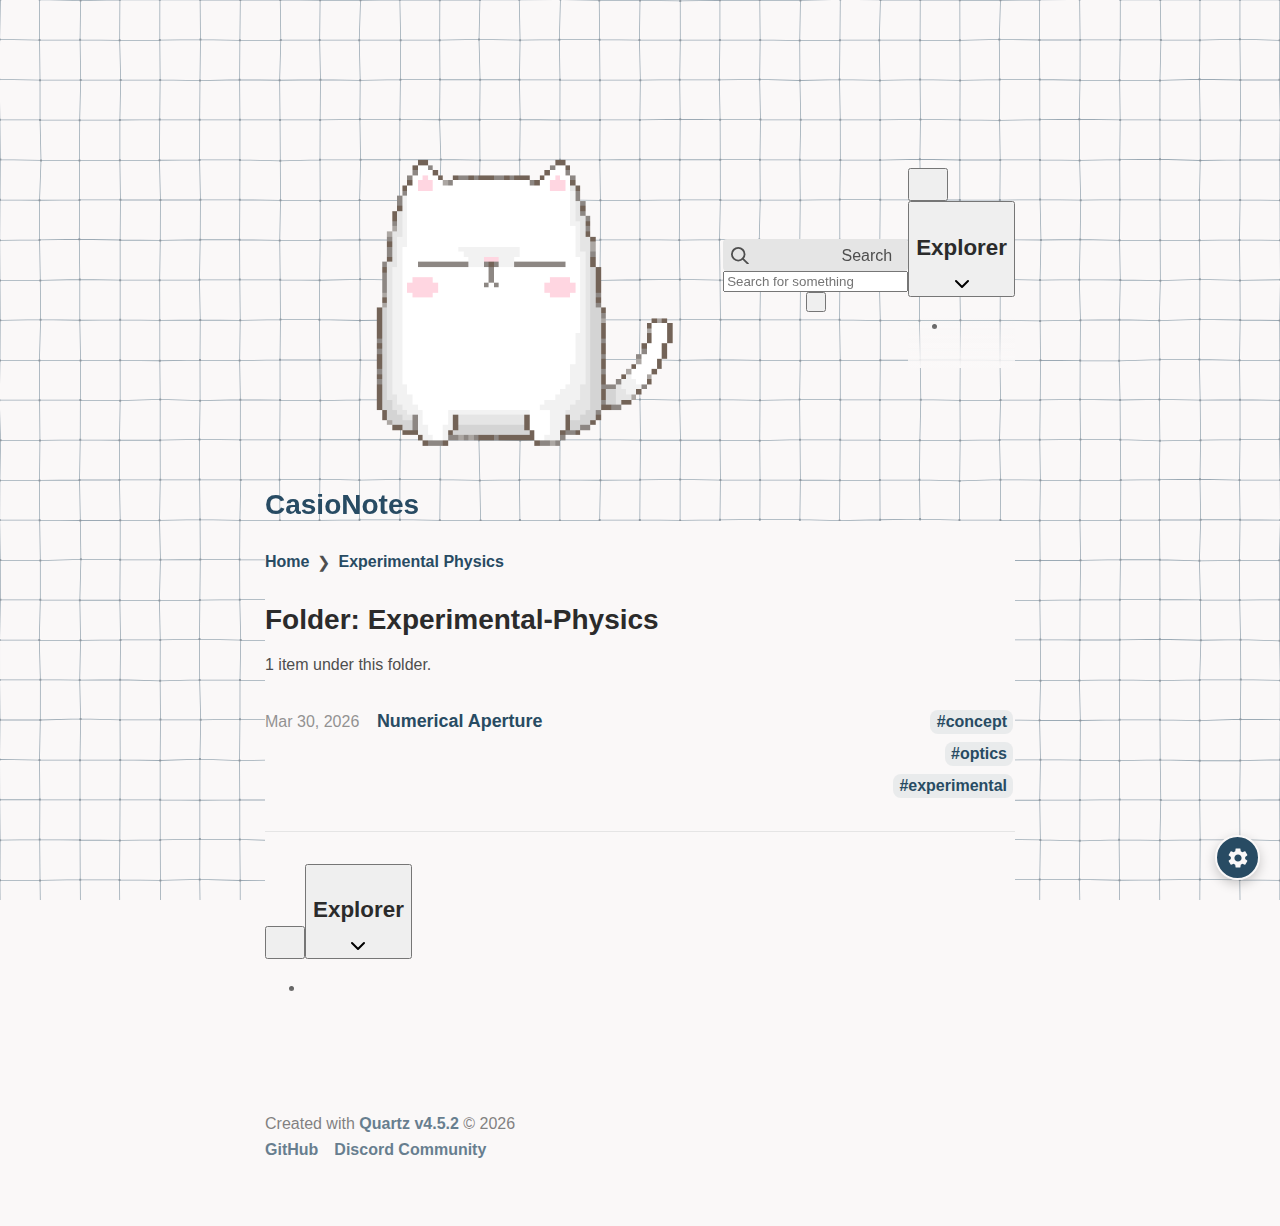
<file: Experimental-Physics/index.html>
<!DOCTYPE html>
<html lang="en" dir="ltr"><head><title>Folder: Experimental-Physics</title><meta charset="utf-8"/><link rel="preconnect" href="https://fonts.googleapis.com"/><link rel="preconnect" href="https://fonts.gstatic.com"/><link rel="stylesheet" href="https://fonts.googleapis.com/css2?family=IM Fell English:wght@400;700&amp;family=Space Grotesk:ital,wght@0,400;0,600;1,400;1,600&amp;family=Space Mono:wght@400;600&amp;display=swap"/><link rel="preconnect" href="https://cdnjs.cloudflare.com" crossorigin="anonymous"/><meta name="viewport" content="width=device-width, initial-scale=1.0"/><meta name="og:site_name" content="CasioNotes"/><meta property="og:title" content="Folder: Experimental-Physics"/><meta property="og:type" content="website"/><meta name="twitter:card" content="summary_large_image"/><meta name="twitter:title" content="Folder: Experimental-Physics"/><meta name="twitter:description" content="No description provided"/><meta property="og:description" content="No description provided"/><meta property="og:image:alt" content="No description provided"/><meta property="og:image" content="https://casiowave.github.io/casio-notes/static/og-image.png"/><meta property="og:image:url" content="https://casiowave.github.io/casio-notes/static/og-image.png"/><meta name="twitter:image" content="https://casiowave.github.io/casio-notes/static/og-image.png"/><meta property="og:image:type" content="image/.png"/><meta property="twitter:domain" content="casiowave.github.io/casio-notes"/><meta property="og:url" content="https://casiowave.github.io/casio-notes/Experimental-Physics/index"/><meta property="twitter:url" content="https://casiowave.github.io/casio-notes/Experimental-Physics/index"/><link rel="icon" href="../static/icon.gif"/><meta name="description" content="No description provided"/><meta name="generator" content="Quartz"/><link href="../index.css" rel="stylesheet" type="text/css" data-persist="true"/><style>.expand-button {
  position: absolute;
  display: flex;
  float: right;
  padding: 0.4rem;
  margin: 0.3rem;
  right: 0;
  color: var(--gray);
  border-color: var(--dark);
  background-color: var(--light);
  border: 1px solid;
  border-radius: 5px;
  opacity: 0;
  transition: 0.2s;
}
.expand-button > svg {
  fill: var(--light);
  filter: contrast(0.3);
}
.expand-button:hover {
  cursor: pointer;
  border-color: var(--secondary);
}
.expand-button:focus {
  outline: 0;
}

pre:hover > .expand-button {
  opacity: 1;
  transition: 0.2s;
}

#mermaid-container {
  position: fixed;
  contain: layout;
  z-index: 999;
  left: 0;
  top: 0;
  width: 100vw;
  height: 100vh;
  overflow: hidden;
  display: none;
  backdrop-filter: blur(4px);
  background: rgba(0, 0, 0, 0.5);
}
#mermaid-container.active {
  display: inline-block;
}
#mermaid-container > #mermaid-space {
  border: 1px solid var(--lightgray);
  background-color: var(--light);
  border-radius: 5px;
  position: fixed;
  top: 50%;
  left: 50%;
  transform: translate(-50%, -50%);
  height: 80vh;
  width: 80vw;
  overflow: hidden;
}
#mermaid-container > #mermaid-space > .mermaid-content {
  position: relative;
  transform-origin: 0 0;
  transition: transform 0.1s ease;
  overflow: visible;
  min-height: 200px;
  min-width: 200px;
}
#mermaid-container > #mermaid-space > .mermaid-content pre {
  margin: 0;
  border: none;
}
#mermaid-container > #mermaid-space > .mermaid-content svg {
  max-width: none;
  height: auto;
}
#mermaid-container > #mermaid-space > .mermaid-controls {
  position: absolute;
  bottom: 20px;
  right: 20px;
  display: flex;
  gap: 8px;
  padding: 8px;
  background: var(--light);
  border: 1px solid var(--lightgray);
  border-radius: 6px;
  box-shadow: 0 2px 4px rgba(0, 0, 0, 0.1);
  z-index: 2;
}
#mermaid-container > #mermaid-space > .mermaid-controls .mermaid-control-button {
  display: flex;
  align-items: center;
  justify-content: center;
  width: 32px;
  height: 32px;
  padding: 0;
  border: 1px solid var(--lightgray);
  background: var(--light);
  color: var(--dark);
  border-radius: 4px;
  cursor: pointer;
  font-size: 16px;
  font-family: var(--bodyFont);
  transition: all 0.2s ease;
}
#mermaid-container > #mermaid-space > .mermaid-controls .mermaid-control-button:hover {
  background: var(--lightgray);
}
#mermaid-container > #mermaid-space > .mermaid-controls .mermaid-control-button:active {
  transform: translateY(1px);
}
#mermaid-container > #mermaid-space > .mermaid-controls .mermaid-control-button:nth-child(2) {
  width: auto;
  padding: 0 12px;
  font-size: 14px;
}
/*# sourceMappingURL=[data-uri] */</style><script src="../prescript.js" type="application/javascript" data-persist="true"></script><script type="application/javascript" data-persist="true">const fetchData = fetch("../static/contentIndex.json").then(data => data.json())</script><link rel="alternate" type="application/rss+xml" title="RSS Feed" href="https://casiowave.github.io/casio-notes/index.xml"/><script src="../static/user_settings.js" defer></script><script src="../static/phonon-lattice.js" defer></script><script src="../static/sidenotes.js" defer></script></head><body data-slug="Experimental-Physics/index"><div id="quartz-root" class="page"><div id="quartz-body"><div class="left sidebar"><h2 class="page-title"><a href=".."><img src="../static/title_icon.gif" class="page-title-icon" alt="Title Icon"/>CasioNotes</a></h2><div class="spacer mobile-only"></div><div class="flex-component" style="flex-direction: row; flex-wrap: nowrap; gap: 1rem;"><div style="flex-grow: 1; flex-shrink: 1; flex-basis: auto; order: 0; align-self: center; justify-self: center;"><div class="search"><button class="search-button"><svg role="img" xmlns="http://www.w3.org/2000/svg" viewBox="0 0 19.9 19.7"><title>Search</title><g class="search-path" fill="none"><path stroke-linecap="square" d="M18.5 18.3l-5.4-5.4"></path><circle cx="8" cy="8" r="7"></circle></g></svg><p>Search</p></button><div class="search-container"><div class="search-space"><input autocomplete="off" class="search-bar" name="search" type="text" aria-label="Search for something" placeholder="Search for something"/><div class="search-layout" data-preview="true"></div></div></div></div></div><div style="flex-grow: 0; flex-shrink: 1; flex-basis: auto; order: 0; align-self: center; justify-self: center;"><button class="darkmode"><svg xmlns="http://www.w3.org/2000/svg" xmlns:xlink="http://www.w3.org/1999/xlink" version="1.1" class="dayIcon" x="0px" y="0px" viewBox="0 0 35 35" style="enable-background:new 0 0 35 35" xml:space="preserve" aria-label="Dark mode"><title>Dark mode</title><path d="M6,17.5C6,16.672,5.328,16,4.5,16h-3C0.672,16,0,16.672,0,17.5    S0.672,19,1.5,19h3C5.328,19,6,18.328,6,17.5z M7.5,26c-0.414,0-0.789,0.168-1.061,0.439l-2,2C4.168,28.711,4,29.086,4,29.5    C4,30.328,4.671,31,5.5,31c0.414,0,0.789-0.168,1.06-0.44l2-2C8.832,28.289,9,27.914,9,27.5C9,26.672,8.329,26,7.5,26z M17.5,6    C18.329,6,19,5.328,19,4.5v-3C19,0.672,18.329,0,17.5,0S16,0.672,16,1.5v3C16,5.328,16.671,6,17.5,6z M27.5,9    c0.414,0,0.789-0.168,1.06-0.439l2-2C30.832,6.289,31,5.914,31,5.5C31,4.672,30.329,4,29.5,4c-0.414,0-0.789,0.168-1.061,0.44    l-2,2C26.168,6.711,26,7.086,26,7.5C26,8.328,26.671,9,27.5,9z M6.439,8.561C6.711,8.832,7.086,9,7.5,9C8.328,9,9,8.328,9,7.5    c0-0.414-0.168-0.789-0.439-1.061l-2-2C6.289,4.168,5.914,4,5.5,4C4.672,4,4,4.672,4,5.5c0,0.414,0.168,0.789,0.439,1.06    L6.439,8.561z M33.5,16h-3c-0.828,0-1.5,0.672-1.5,1.5s0.672,1.5,1.5,1.5h3c0.828,0,1.5-0.672,1.5-1.5S34.328,16,33.5,16z     M28.561,26.439C28.289,26.168,27.914,26,27.5,26c-0.828,0-1.5,0.672-1.5,1.5c0,0.414,0.168,0.789,0.439,1.06l2,2    C28.711,30.832,29.086,31,29.5,31c0.828,0,1.5-0.672,1.5-1.5c0-0.414-0.168-0.789-0.439-1.061L28.561,26.439z M17.5,29    c-0.829,0-1.5,0.672-1.5,1.5v3c0,0.828,0.671,1.5,1.5,1.5s1.5-0.672,1.5-1.5v-3C19,29.672,18.329,29,17.5,29z M17.5,7    C11.71,7,7,11.71,7,17.5S11.71,28,17.5,28S28,23.29,28,17.5S23.29,7,17.5,7z M17.5,25c-4.136,0-7.5-3.364-7.5-7.5    c0-4.136,3.364-7.5,7.5-7.5c4.136,0,7.5,3.364,7.5,7.5C25,21.636,21.636,25,17.5,25z"></path></svg><svg xmlns="http://www.w3.org/2000/svg" xmlns:xlink="http://www.w3.org/1999/xlink" version="1.1" class="nightIcon" x="0px" y="0px" viewBox="0 0 100 100" style="enable-background:new 0 0 100 100" xml:space="preserve" aria-label="Light mode"><title>Light mode</title><path d="M96.76,66.458c-0.853-0.852-2.15-1.064-3.23-0.534c-6.063,2.991-12.858,4.571-19.655,4.571  C62.022,70.495,50.88,65.88,42.5,57.5C29.043,44.043,25.658,23.536,34.076,6.47c0.532-1.08,0.318-2.379-0.534-3.23  c-0.851-0.852-2.15-1.064-3.23-0.534c-4.918,2.427-9.375,5.619-13.246,9.491c-9.447,9.447-14.65,22.008-14.65,35.369  c0,13.36,5.203,25.921,14.65,35.368s22.008,14.65,35.368,14.65c13.361,0,25.921-5.203,35.369-14.65  c3.872-3.871,7.064-8.328,9.491-13.246C97.826,68.608,97.611,67.309,96.76,66.458z"></path></svg></button></div></div><div class="explorer" data-behavior="link" data-collapsed="collapsed" data-savestate="true" data-data-fns="{&quot;order&quot;:[&quot;filter&quot;,&quot;map&quot;,&quot;sort&quot;],&quot;sortFn&quot;:&quot;(a,b)=>!a.isFolder&amp;&amp;!b.isFolder||a.isFolder&amp;&amp;b.isFolder?a.displayName.localeCompare(b.displayName,void 0,{numeric:!0,sensitivity:\&quot;base\&quot;}):!a.isFolder&amp;&amp;b.isFolder?1:-1&quot;,&quot;filterFn&quot;:&quot;node=>node.slugSegment!==\&quot;tags\&quot;&quot;,&quot;mapFn&quot;:&quot;node=>node&quot;}"><button type="button" class="explorer-toggle mobile-explorer hide-until-loaded" data-mobile="true" aria-controls="explorer-2"><svg xmlns="http://www.w3.org/2000/svg" width="24" height="24" viewBox="0 0 24 24" stroke-width="2" stroke-linecap="round" stroke-linejoin="round" class="lucide-menu"><line x1="4" x2="20" y1="12" y2="12"></line><line x1="4" x2="20" y1="6" y2="6"></line><line x1="4" x2="20" y1="18" y2="18"></line></svg></button><button type="button" class="title-button explorer-toggle desktop-explorer" data-mobile="false" aria-expanded="true"><h2>Explorer</h2><svg xmlns="http://www.w3.org/2000/svg" width="14" height="14" viewBox="5 8 14 8" fill="none" stroke="currentColor" stroke-width="2" stroke-linecap="round" stroke-linejoin="round" class="fold"><polyline points="6 9 12 15 18 9"></polyline></svg></button><div id="explorer-2" class="explorer-content" aria-expanded="false" role="group"><ul class="explorer-ul overflow" id="list-4"><li class="overflow-end"></li></ul></div><template id="template-file"><li><a href="#"></a></li></template><template id="template-folder"><li><div class="folder-container"><svg xmlns="http://www.w3.org/2000/svg" width="12" height="12" viewBox="5 8 14 8" fill="none" stroke="currentColor" stroke-width="2" stroke-linecap="round" stroke-linejoin="round" class="folder-icon"><polyline points="6 9 12 15 18 9"></polyline></svg><div><button class="folder-button"><span class="folder-title"></span></button></div></div><div class="folder-outer"><ul class="content"></ul></div></li></template></div></div><div class="center"><div class="page-header"><div class="popover-hint"><nav class="breadcrumb-container" aria-label="breadcrumbs"><div class="breadcrumb-element"><a href="../">Home</a><p> ❯ </p></div><div class="breadcrumb-element"><a href>Experimental Physics</a></div></nav><h1 class="article-title">Folder: Experimental-Physics</h1></div></div><div class="popover-hint"><article class></article><div class="page-listing"><p>1 item under this folder.</p><div><ul class="section-ul"><li class="section-li"><div class="section"><p class="meta"><time datetime="2026-03-29T18:30:00.000Z">Mar 30, 2026</time></p><div class="desc"><h3><a href="../Experimental-Physics/Numerical-Aperture" class="internal">Numerical Aperture</a></h3></div><ul class="tags"><li><a class="internal tag-link" href="../tags/concept">concept</a></li><li><a class="internal tag-link" href="../tags/optics">optics</a></li><li><a class="internal tag-link" href="../tags/experimental">experimental</a></li></ul></div></li></ul></div></div></div><hr/><div class="page-footer"><div class="explorer mobile-only" data-behavior="link" data-collapsed="collapsed" data-savestate="true" data-data-fns="{&quot;order&quot;:[&quot;filter&quot;,&quot;map&quot;,&quot;sort&quot;],&quot;sortFn&quot;:&quot;(a,b)=>!a.isFolder&amp;&amp;!b.isFolder||a.isFolder&amp;&amp;b.isFolder?a.displayName.localeCompare(b.displayName,void 0,{numeric:!0,sensitivity:\&quot;base\&quot;}):!a.isFolder&amp;&amp;b.isFolder?1:-1&quot;,&quot;filterFn&quot;:&quot;node=>node.slugSegment!==\&quot;tags\&quot;&quot;,&quot;mapFn&quot;:&quot;node=>node&quot;}"><button type="button" class="explorer-toggle mobile-explorer hide-until-loaded" data-mobile="true" aria-controls="explorer-3"><svg xmlns="http://www.w3.org/2000/svg" width="24" height="24" viewBox="0 0 24 24" stroke-width="2" stroke-linecap="round" stroke-linejoin="round" class="lucide-menu"><line x1="4" x2="20" y1="12" y2="12"></line><line x1="4" x2="20" y1="6" y2="6"></line><line x1="4" x2="20" y1="18" y2="18"></line></svg></button><button type="button" class="title-button explorer-toggle desktop-explorer" data-mobile="false" aria-expanded="true"><h2>Explorer</h2><svg xmlns="http://www.w3.org/2000/svg" width="14" height="14" viewBox="5 8 14 8" fill="none" stroke="currentColor" stroke-width="2" stroke-linecap="round" stroke-linejoin="round" class="fold"><polyline points="6 9 12 15 18 9"></polyline></svg></button><div id="explorer-3" class="explorer-content" aria-expanded="false" role="group"><ul class="explorer-ul overflow" id="list-0"><li class="overflow-end"></li></ul></div><template id="template-file"><li><a href="#"></a></li></template><template id="template-folder"><li><div class="folder-container"><svg xmlns="http://www.w3.org/2000/svg" width="12" height="12" viewBox="5 8 14 8" fill="none" stroke="currentColor" stroke-width="2" stroke-linecap="round" stroke-linejoin="round" class="folder-icon"><polyline points="6 9 12 15 18 9"></polyline></svg><div><button class="folder-button"><span class="folder-title"></span></button></div></div><div class="folder-outer"><ul class="content"></ul></div></li></template></div><div class="giscus" data-repo="CasioWave/Casio-Notes" data-repo-id="R_kgDOOHBMaA" data-category="Announcements" data-category-id="DIC_kwDOOHBMaM4Cn6Gu" data-mapping="pathname" data-strict="0" data-reactions-enabled="1" data-input-position="top" data-light-theme="light" data-dark-theme="dark" data-theme-url="https://casiowave.github.io/casio-notes/static/giscus" data-lang="en"></div></div></div><div class="right sidebar"></div><footer class><p>Created with <a href="https://quartz.jzhao.xyz/">Quartz v4.5.2</a> © 2026</p><ul><li><a href="https://github.com/jackyzha0/quartz">GitHub</a></li><li><a href="https://discord.gg/cRFFHYye7t">Discord Community</a></li></ul></footer></div></div></body><script type="application/javascript" data-persist="true">function n(){let t=this.parentElement;t.classList.toggle("is-collapsed");let e=t.getElementsByClassName("callout-content")[0];if(!e)return;let l=t.classList.contains("is-collapsed");e.style.gridTemplateRows=l?"0fr":"1fr"}function c(){let t=document.getElementsByClassName("callout is-collapsible");for(let e of t){let l=e.getElementsByClassName("callout-title")[0],s=e.getElementsByClassName("callout-content")[0];if(!l||!s)continue;l.addEventListener("click",n),window.addCleanup(()=>l.removeEventListener("click",n));let o=e.classList.contains("is-collapsed");s.style.gridTemplateRows=o?"0fr":"1fr"}}document.addEventListener("nav",c);
</script><script type="module" data-persist="true">function E(a,e){if(!a)return;function t(o){o.target===this&&(o.preventDefault(),o.stopPropagation(),e())}function n(o){o.key.startsWith("Esc")&&(o.preventDefault(),e())}a?.addEventListener("click",t),window.addCleanup(()=>a?.removeEventListener("click",t)),document.addEventListener("keydown",n),window.addCleanup(()=>document.removeEventListener("keydown",n))}function f(a){for(;a.firstChild;)a.removeChild(a.firstChild)}var m=class{constructor(e,t){this.container=e;this.content=t;this.setupEventListeners(),this.setupNavigationControls(),this.resetTransform()}isDragging=!1;startPan={x:0,y:0};currentPan={x:0,y:0};scale=1;MIN_SCALE=.5;MAX_SCALE=3;cleanups=[];setupEventListeners(){let e=this.onMouseDown.bind(this),t=this.onMouseMove.bind(this),n=this.onMouseUp.bind(this),o=this.onTouchStart.bind(this),r=this.onTouchMove.bind(this),i=this.onTouchEnd.bind(this),s=this.resetTransform.bind(this);this.container.addEventListener("mousedown",e),document.addEventListener("mousemove",t),document.addEventListener("mouseup",n),this.container.addEventListener("touchstart",o,{passive:!1}),document.addEventListener("touchmove",r,{passive:!1}),document.addEventListener("touchend",i),window.addEventListener("resize",s),this.cleanups.push(()=>this.container.removeEventListener("mousedown",e),()=>document.removeEventListener("mousemove",t),()=>document.removeEventListener("mouseup",n),()=>this.container.removeEventListener("touchstart",o),()=>document.removeEventListener("touchmove",r),()=>document.removeEventListener("touchend",i),()=>window.removeEventListener("resize",s))}cleanup(){for(let e of this.cleanups)e()}setupNavigationControls(){let e=document.createElement("div");e.className="mermaid-controls";let t=this.createButton("+",()=>this.zoom(.1)),n=this.createButton("-",()=>this.zoom(-.1)),o=this.createButton("Reset",()=>this.resetTransform());e.appendChild(n),e.appendChild(o),e.appendChild(t),this.container.appendChild(e)}createButton(e,t){let n=document.createElement("button");return n.textContent=e,n.className="mermaid-control-button",n.addEventListener("click",t),window.addCleanup(()=>n.removeEventListener("click",t)),n}onMouseDown(e){e.button===0&&(this.isDragging=!0,this.startPan={x:e.clientX-this.currentPan.x,y:e.clientY-this.currentPan.y},this.container.style.cursor="grabbing")}onMouseMove(e){this.isDragging&&(e.preventDefault(),this.currentPan={x:e.clientX-this.startPan.x,y:e.clientY-this.startPan.y},this.updateTransform())}onMouseUp(){this.isDragging=!1,this.container.style.cursor="grab"}onTouchStart(e){if(e.touches.length!==1)return;this.isDragging=!0;let t=e.touches[0];this.startPan={x:t.clientX-this.currentPan.x,y:t.clientY-this.currentPan.y}}onTouchMove(e){if(!this.isDragging||e.touches.length!==1)return;e.preventDefault();let t=e.touches[0];this.currentPan={x:t.clientX-this.startPan.x,y:t.clientY-this.startPan.y},this.updateTransform()}onTouchEnd(){this.isDragging=!1}zoom(e){let t=Math.min(Math.max(this.scale+e,this.MIN_SCALE),this.MAX_SCALE),n=this.content.getBoundingClientRect(),o=n.width/2,r=n.height/2,i=t-this.scale;this.currentPan.x-=o*i,this.currentPan.y-=r*i,this.scale=t,this.updateTransform()}updateTransform(){this.content.style.transform=`translate(${this.currentPan.x}px, ${this.currentPan.y}px) scale(${this.scale})`}resetTransform(){let t=this.content.querySelector("svg").getBoundingClientRect(),n=t.width/this.scale,o=t.height/this.scale;this.scale=1,this.currentPan={x:(this.container.clientWidth-n)/2,y:(this.container.clientHeight-o)/2},this.updateTransform()}},T=["--secondary","--tertiary","--gray","--light","--lightgray","--highlight","--dark","--darkgray","--codeFont"],y;document.addEventListener("nav",async()=>{let e=document.querySelector(".center").querySelectorAll("code.mermaid");if(e.length===0)return;y||=await import("https://cdnjs.cloudflare.com/ajax/libs/mermaid/11.4.0/mermaid.esm.min.mjs");let t=y.default,n=new WeakMap;for(let r of e)n.set(r,r.innerText);async function o(){for(let s of e){s.removeAttribute("data-processed");let c=n.get(s);c&&(s.innerHTML=c)}let r=T.reduce((s,c)=>(s[c]=window.getComputedStyle(document.documentElement).getPropertyValue(c),s),{}),i=document.documentElement.getAttribute("saved-theme")==="dark";t.initialize({startOnLoad:!1,securityLevel:"loose",theme:i?"dark":"base",themeVariables:{fontFamily:r["--codeFont"],primaryColor:r["--light"],primaryTextColor:r["--darkgray"],primaryBorderColor:r["--tertiary"],lineColor:r["--darkgray"],secondaryColor:r["--secondary"],tertiaryColor:r["--tertiary"],clusterBkg:r["--light"],edgeLabelBackground:r["--highlight"]}}),await t.run({nodes:e})}await o(),document.addEventListener("themechange",o),window.addCleanup(()=>document.removeEventListener("themechange",o));for(let r=0;r<e.length;r++){let v=function(){let g=l.querySelector("#mermaid-space"),h=l.querySelector(".mermaid-content");if(!h)return;f(h);let w=i.querySelector("svg").cloneNode(!0);h.appendChild(w),l.classList.add("active"),g.style.cursor="grab",u=new m(g,h)},M=function(){l.classList.remove("active"),u?.cleanup(),u=null},i=e[r],s=i.parentElement,c=s.querySelector(".clipboard-button"),d=s.querySelector(".expand-button"),p=window.getComputedStyle(c),L=c.offsetWidth+parseFloat(p.marginLeft||"0")+parseFloat(p.marginRight||"0");d.style.right=`calc(${L}px + 0.3rem)`,s.prepend(d);let l=s.querySelector("#mermaid-container");if(!l)return;let u=null;d.addEventListener("click",v),E(l,M),window.addCleanup(()=>{u?.cleanup(),d.removeEventListener("click",v)})}});
</script><script src="../postscript.js" type="module" data-persist="true"></script></html>
</file>
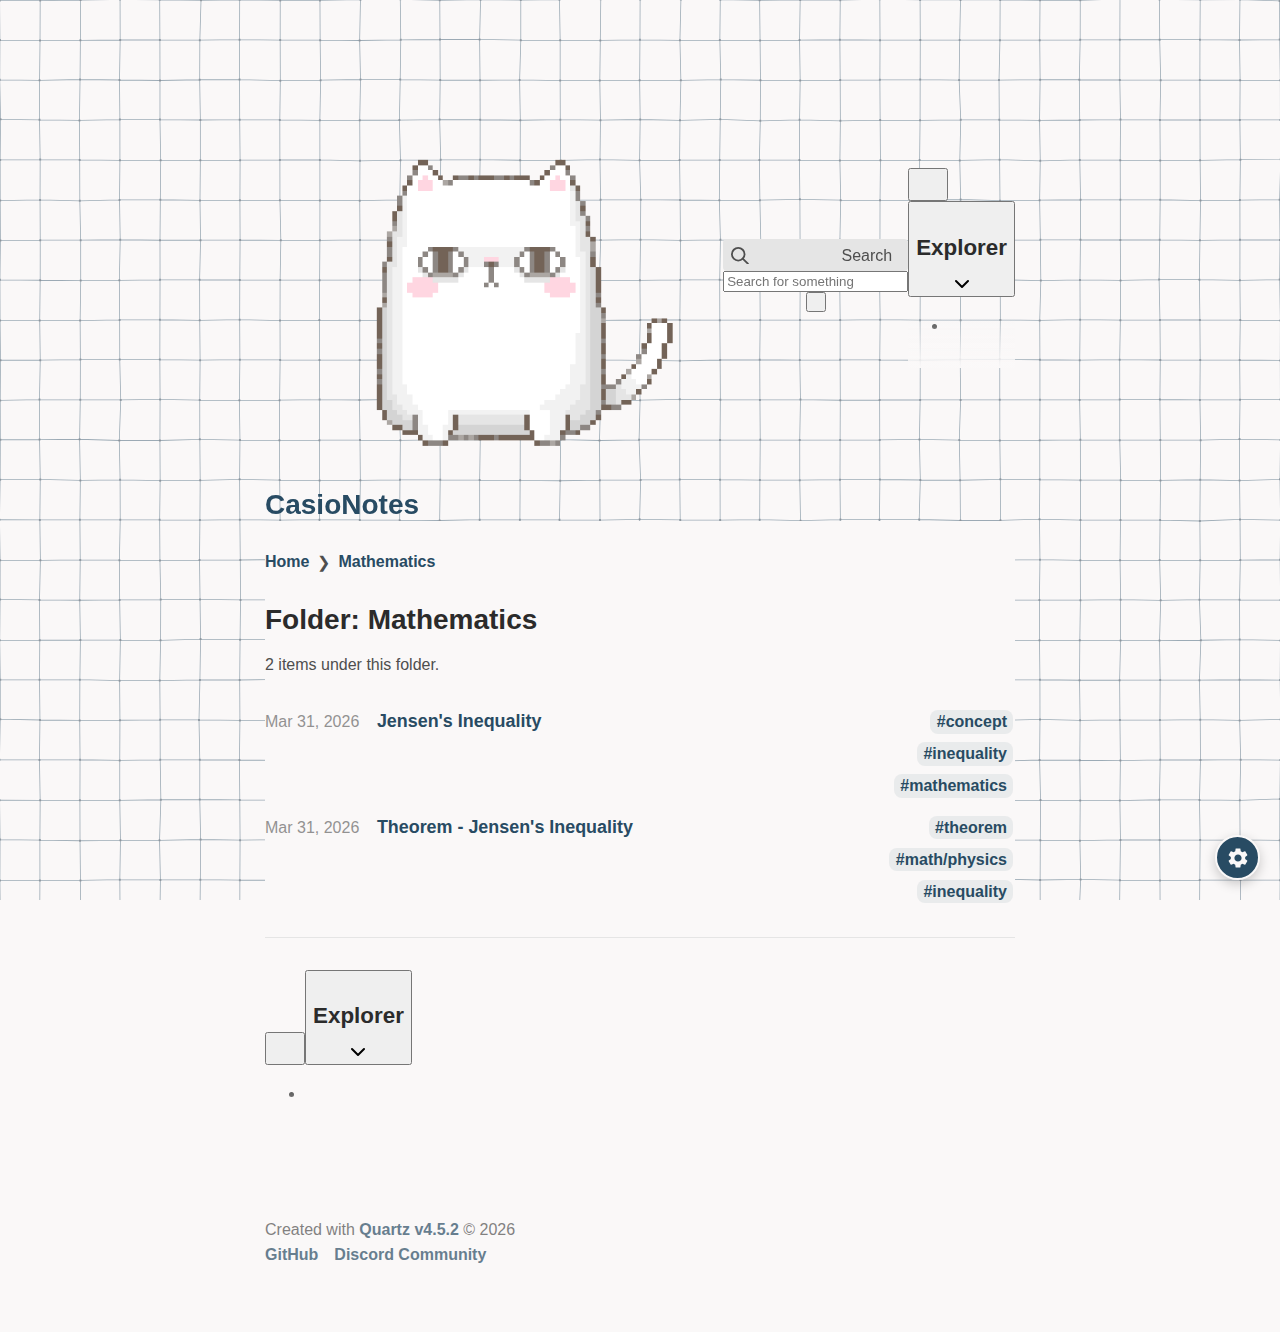
<file: Mathematics/index.html>
<!DOCTYPE html>
<html lang="en" dir="ltr"><head><title>Folder: Mathematics</title><meta charset="utf-8"/><link rel="preconnect" href="https://fonts.googleapis.com"/><link rel="preconnect" href="https://fonts.gstatic.com"/><link rel="stylesheet" href="https://fonts.googleapis.com/css2?family=IM Fell English:wght@400;700&amp;family=Space Grotesk:ital,wght@0,400;0,600;1,400;1,600&amp;family=Space Mono:wght@400;600&amp;display=swap"/><link rel="preconnect" href="https://cdnjs.cloudflare.com" crossorigin="anonymous"/><meta name="viewport" content="width=device-width, initial-scale=1.0"/><meta name="og:site_name" content="CasioNotes"/><meta property="og:title" content="Folder: Mathematics"/><meta property="og:type" content="website"/><meta name="twitter:card" content="summary_large_image"/><meta name="twitter:title" content="Folder: Mathematics"/><meta name="twitter:description" content="No description provided"/><meta property="og:description" content="No description provided"/><meta property="og:image:alt" content="No description provided"/><meta property="og:image" content="https://casiowave.github.io/casio-notes/static/og-image.png"/><meta property="og:image:url" content="https://casiowave.github.io/casio-notes/static/og-image.png"/><meta name="twitter:image" content="https://casiowave.github.io/casio-notes/static/og-image.png"/><meta property="og:image:type" content="image/.png"/><meta property="twitter:domain" content="casiowave.github.io/casio-notes"/><meta property="og:url" content="https://casiowave.github.io/casio-notes/Mathematics/index"/><meta property="twitter:url" content="https://casiowave.github.io/casio-notes/Mathematics/index"/><link rel="icon" href="../static/icon.gif"/><meta name="description" content="No description provided"/><meta name="generator" content="Quartz"/><link href="../index.css" rel="stylesheet" type="text/css" data-persist="true"/><style>.expand-button {
  position: absolute;
  display: flex;
  float: right;
  padding: 0.4rem;
  margin: 0.3rem;
  right: 0;
  color: var(--gray);
  border-color: var(--dark);
  background-color: var(--light);
  border: 1px solid;
  border-radius: 5px;
  opacity: 0;
  transition: 0.2s;
}
.expand-button > svg {
  fill: var(--light);
  filter: contrast(0.3);
}
.expand-button:hover {
  cursor: pointer;
  border-color: var(--secondary);
}
.expand-button:focus {
  outline: 0;
}

pre:hover > .expand-button {
  opacity: 1;
  transition: 0.2s;
}

#mermaid-container {
  position: fixed;
  contain: layout;
  z-index: 999;
  left: 0;
  top: 0;
  width: 100vw;
  height: 100vh;
  overflow: hidden;
  display: none;
  backdrop-filter: blur(4px);
  background: rgba(0, 0, 0, 0.5);
}
#mermaid-container.active {
  display: inline-block;
}
#mermaid-container > #mermaid-space {
  border: 1px solid var(--lightgray);
  background-color: var(--light);
  border-radius: 5px;
  position: fixed;
  top: 50%;
  left: 50%;
  transform: translate(-50%, -50%);
  height: 80vh;
  width: 80vw;
  overflow: hidden;
}
#mermaid-container > #mermaid-space > .mermaid-content {
  position: relative;
  transform-origin: 0 0;
  transition: transform 0.1s ease;
  overflow: visible;
  min-height: 200px;
  min-width: 200px;
}
#mermaid-container > #mermaid-space > .mermaid-content pre {
  margin: 0;
  border: none;
}
#mermaid-container > #mermaid-space > .mermaid-content svg {
  max-width: none;
  height: auto;
}
#mermaid-container > #mermaid-space > .mermaid-controls {
  position: absolute;
  bottom: 20px;
  right: 20px;
  display: flex;
  gap: 8px;
  padding: 8px;
  background: var(--light);
  border: 1px solid var(--lightgray);
  border-radius: 6px;
  box-shadow: 0 2px 4px rgba(0, 0, 0, 0.1);
  z-index: 2;
}
#mermaid-container > #mermaid-space > .mermaid-controls .mermaid-control-button {
  display: flex;
  align-items: center;
  justify-content: center;
  width: 32px;
  height: 32px;
  padding: 0;
  border: 1px solid var(--lightgray);
  background: var(--light);
  color: var(--dark);
  border-radius: 4px;
  cursor: pointer;
  font-size: 16px;
  font-family: var(--bodyFont);
  transition: all 0.2s ease;
}
#mermaid-container > #mermaid-space > .mermaid-controls .mermaid-control-button:hover {
  background: var(--lightgray);
}
#mermaid-container > #mermaid-space > .mermaid-controls .mermaid-control-button:active {
  transform: translateY(1px);
}
#mermaid-container > #mermaid-space > .mermaid-controls .mermaid-control-button:nth-child(2) {
  width: auto;
  padding: 0 12px;
  font-size: 14px;
}
/*# sourceMappingURL=[data-uri] */</style><script src="../prescript.js" type="application/javascript" data-persist="true"></script><script type="application/javascript" data-persist="true">const fetchData = fetch("../static/contentIndex.json").then(data => data.json())</script><link rel="alternate" type="application/rss+xml" title="RSS Feed" href="https://casiowave.github.io/casio-notes/index.xml"/><script src="../static/user_settings.js" defer></script><script src="../static/phonon-lattice.js" defer></script><script src="../static/sidenotes.js" defer></script></head><body data-slug="Mathematics/index"><div id="quartz-root" class="page"><div id="quartz-body"><div class="left sidebar"><h2 class="page-title"><a href=".."><img src="../static/title_icon.gif" class="page-title-icon" alt="Title Icon"/>CasioNotes</a></h2><div class="spacer mobile-only"></div><div class="flex-component" style="flex-direction: row; flex-wrap: nowrap; gap: 1rem;"><div style="flex-grow: 1; flex-shrink: 1; flex-basis: auto; order: 0; align-self: center; justify-self: center;"><div class="search"><button class="search-button"><svg role="img" xmlns="http://www.w3.org/2000/svg" viewBox="0 0 19.9 19.7"><title>Search</title><g class="search-path" fill="none"><path stroke-linecap="square" d="M18.5 18.3l-5.4-5.4"></path><circle cx="8" cy="8" r="7"></circle></g></svg><p>Search</p></button><div class="search-container"><div class="search-space"><input autocomplete="off" class="search-bar" name="search" type="text" aria-label="Search for something" placeholder="Search for something"/><div class="search-layout" data-preview="true"></div></div></div></div></div><div style="flex-grow: 0; flex-shrink: 1; flex-basis: auto; order: 0; align-self: center; justify-self: center;"><button class="darkmode"><svg xmlns="http://www.w3.org/2000/svg" xmlns:xlink="http://www.w3.org/1999/xlink" version="1.1" class="dayIcon" x="0px" y="0px" viewBox="0 0 35 35" style="enable-background:new 0 0 35 35" xml:space="preserve" aria-label="Dark mode"><title>Dark mode</title><path d="M6,17.5C6,16.672,5.328,16,4.5,16h-3C0.672,16,0,16.672,0,17.5    S0.672,19,1.5,19h3C5.328,19,6,18.328,6,17.5z M7.5,26c-0.414,0-0.789,0.168-1.061,0.439l-2,2C4.168,28.711,4,29.086,4,29.5    C4,30.328,4.671,31,5.5,31c0.414,0,0.789-0.168,1.06-0.44l2-2C8.832,28.289,9,27.914,9,27.5C9,26.672,8.329,26,7.5,26z M17.5,6    C18.329,6,19,5.328,19,4.5v-3C19,0.672,18.329,0,17.5,0S16,0.672,16,1.5v3C16,5.328,16.671,6,17.5,6z M27.5,9    c0.414,0,0.789-0.168,1.06-0.439l2-2C30.832,6.289,31,5.914,31,5.5C31,4.672,30.329,4,29.5,4c-0.414,0-0.789,0.168-1.061,0.44    l-2,2C26.168,6.711,26,7.086,26,7.5C26,8.328,26.671,9,27.5,9z M6.439,8.561C6.711,8.832,7.086,9,7.5,9C8.328,9,9,8.328,9,7.5    c0-0.414-0.168-0.789-0.439-1.061l-2-2C6.289,4.168,5.914,4,5.5,4C4.672,4,4,4.672,4,5.5c0,0.414,0.168,0.789,0.439,1.06    L6.439,8.561z M33.5,16h-3c-0.828,0-1.5,0.672-1.5,1.5s0.672,1.5,1.5,1.5h3c0.828,0,1.5-0.672,1.5-1.5S34.328,16,33.5,16z     M28.561,26.439C28.289,26.168,27.914,26,27.5,26c-0.828,0-1.5,0.672-1.5,1.5c0,0.414,0.168,0.789,0.439,1.06l2,2    C28.711,30.832,29.086,31,29.5,31c0.828,0,1.5-0.672,1.5-1.5c0-0.414-0.168-0.789-0.439-1.061L28.561,26.439z M17.5,29    c-0.829,0-1.5,0.672-1.5,1.5v3c0,0.828,0.671,1.5,1.5,1.5s1.5-0.672,1.5-1.5v-3C19,29.672,18.329,29,17.5,29z M17.5,7    C11.71,7,7,11.71,7,17.5S11.71,28,17.5,28S28,23.29,28,17.5S23.29,7,17.5,7z M17.5,25c-4.136,0-7.5-3.364-7.5-7.5    c0-4.136,3.364-7.5,7.5-7.5c4.136,0,7.5,3.364,7.5,7.5C25,21.636,21.636,25,17.5,25z"></path></svg><svg xmlns="http://www.w3.org/2000/svg" xmlns:xlink="http://www.w3.org/1999/xlink" version="1.1" class="nightIcon" x="0px" y="0px" viewBox="0 0 100 100" style="enable-background:new 0 0 100 100" xml:space="preserve" aria-label="Light mode"><title>Light mode</title><path d="M96.76,66.458c-0.853-0.852-2.15-1.064-3.23-0.534c-6.063,2.991-12.858,4.571-19.655,4.571  C62.022,70.495,50.88,65.88,42.5,57.5C29.043,44.043,25.658,23.536,34.076,6.47c0.532-1.08,0.318-2.379-0.534-3.23  c-0.851-0.852-2.15-1.064-3.23-0.534c-4.918,2.427-9.375,5.619-13.246,9.491c-9.447,9.447-14.65,22.008-14.65,35.369  c0,13.36,5.203,25.921,14.65,35.368s22.008,14.65,35.368,14.65c13.361,0,25.921-5.203,35.369-14.65  c3.872-3.871,7.064-8.328,9.491-13.246C97.826,68.608,97.611,67.309,96.76,66.458z"></path></svg></button></div></div><div class="explorer" data-behavior="link" data-collapsed="collapsed" data-savestate="true" data-data-fns="{&quot;order&quot;:[&quot;filter&quot;,&quot;map&quot;,&quot;sort&quot;],&quot;sortFn&quot;:&quot;(a,b)=>!a.isFolder&amp;&amp;!b.isFolder||a.isFolder&amp;&amp;b.isFolder?a.displayName.localeCompare(b.displayName,void 0,{numeric:!0,sensitivity:\&quot;base\&quot;}):!a.isFolder&amp;&amp;b.isFolder?1:-1&quot;,&quot;filterFn&quot;:&quot;node=>node.slugSegment!==\&quot;tags\&quot;&quot;,&quot;mapFn&quot;:&quot;node=>node&quot;}"><button type="button" class="explorer-toggle mobile-explorer hide-until-loaded" data-mobile="true" aria-controls="explorer-17"><svg xmlns="http://www.w3.org/2000/svg" width="24" height="24" viewBox="0 0 24 24" stroke-width="2" stroke-linecap="round" stroke-linejoin="round" class="lucide-menu"><line x1="4" x2="20" y1="12" y2="12"></line><line x1="4" x2="20" y1="6" y2="6"></line><line x1="4" x2="20" y1="18" y2="18"></line></svg></button><button type="button" class="title-button explorer-toggle desktop-explorer" data-mobile="false" aria-expanded="true"><h2>Explorer</h2><svg xmlns="http://www.w3.org/2000/svg" width="14" height="14" viewBox="5 8 14 8" fill="none" stroke="currentColor" stroke-width="2" stroke-linecap="round" stroke-linejoin="round" class="fold"><polyline points="6 9 12 15 18 9"></polyline></svg></button><div id="explorer-17" class="explorer-content" aria-expanded="false" role="group"><ul class="explorer-ul overflow" id="list-4"><li class="overflow-end"></li></ul></div><template id="template-file"><li><a href="#"></a></li></template><template id="template-folder"><li><div class="folder-container"><svg xmlns="http://www.w3.org/2000/svg" width="12" height="12" viewBox="5 8 14 8" fill="none" stroke="currentColor" stroke-width="2" stroke-linecap="round" stroke-linejoin="round" class="folder-icon"><polyline points="6 9 12 15 18 9"></polyline></svg><div><button class="folder-button"><span class="folder-title"></span></button></div></div><div class="folder-outer"><ul class="content"></ul></div></li></template></div></div><div class="center"><div class="page-header"><div class="popover-hint"><nav class="breadcrumb-container" aria-label="breadcrumbs"><div class="breadcrumb-element"><a href="../">Home</a><p> ❯ </p></div><div class="breadcrumb-element"><a href>Mathematics</a></div></nav><h1 class="article-title">Folder: Mathematics</h1></div></div><div class="popover-hint"><article class></article><div class="page-listing"><p>2 items under this folder.</p><div><ul class="section-ul"><li class="section-li"><div class="section"><p class="meta"><time datetime="2026-03-30T18:30:00.000Z">Mar 31, 2026</time></p><div class="desc"><h3><a href="../Mathematics/Jensen's-Inequality" class="internal">Jensen's Inequality</a></h3></div><ul class="tags"><li><a class="internal tag-link" href="../tags/concept">concept</a></li><li><a class="internal tag-link" href="../tags/inequality">inequality</a></li><li><a class="internal tag-link" href="../tags/mathematics">mathematics</a></li></ul></div></li><li class="section-li"><div class="section"><p class="meta"><time datetime="2026-03-30T18:30:00.000Z">Mar 31, 2026</time></p><div class="desc"><h3><a href="../Mathematics/Theorem---Jensen's-Inequality" class="internal">Theorem - Jensen's Inequality</a></h3></div><ul class="tags"><li><a class="internal tag-link" href="../tags/theorem">theorem</a></li><li><a class="internal tag-link" href="../tags/math/physics">math/physics</a></li><li><a class="internal tag-link" href="../tags/inequality">inequality</a></li></ul></div></li></ul></div></div></div><hr/><div class="page-footer"><div class="explorer mobile-only" data-behavior="link" data-collapsed="collapsed" data-savestate="true" data-data-fns="{&quot;order&quot;:[&quot;filter&quot;,&quot;map&quot;,&quot;sort&quot;],&quot;sortFn&quot;:&quot;(a,b)=>!a.isFolder&amp;&amp;!b.isFolder||a.isFolder&amp;&amp;b.isFolder?a.displayName.localeCompare(b.displayName,void 0,{numeric:!0,sensitivity:\&quot;base\&quot;}):!a.isFolder&amp;&amp;b.isFolder?1:-1&quot;,&quot;filterFn&quot;:&quot;node=>node.slugSegment!==\&quot;tags\&quot;&quot;,&quot;mapFn&quot;:&quot;node=>node&quot;}"><button type="button" class="explorer-toggle mobile-explorer hide-until-loaded" data-mobile="true" aria-controls="explorer-18"><svg xmlns="http://www.w3.org/2000/svg" width="24" height="24" viewBox="0 0 24 24" stroke-width="2" stroke-linecap="round" stroke-linejoin="round" class="lucide-menu"><line x1="4" x2="20" y1="12" y2="12"></line><line x1="4" x2="20" y1="6" y2="6"></line><line x1="4" x2="20" y1="18" y2="18"></line></svg></button><button type="button" class="title-button explorer-toggle desktop-explorer" data-mobile="false" aria-expanded="true"><h2>Explorer</h2><svg xmlns="http://www.w3.org/2000/svg" width="14" height="14" viewBox="5 8 14 8" fill="none" stroke="currentColor" stroke-width="2" stroke-linecap="round" stroke-linejoin="round" class="fold"><polyline points="6 9 12 15 18 9"></polyline></svg></button><div id="explorer-18" class="explorer-content" aria-expanded="false" role="group"><ul class="explorer-ul overflow" id="list-0"><li class="overflow-end"></li></ul></div><template id="template-file"><li><a href="#"></a></li></template><template id="template-folder"><li><div class="folder-container"><svg xmlns="http://www.w3.org/2000/svg" width="12" height="12" viewBox="5 8 14 8" fill="none" stroke="currentColor" stroke-width="2" stroke-linecap="round" stroke-linejoin="round" class="folder-icon"><polyline points="6 9 12 15 18 9"></polyline></svg><div><button class="folder-button"><span class="folder-title"></span></button></div></div><div class="folder-outer"><ul class="content"></ul></div></li></template></div></div></div><div class="right sidebar"></div><footer class><p>Created with <a href="https://quartz.jzhao.xyz/">Quartz v4.5.2</a> © 2026</p><ul><li><a href="https://github.com/jackyzha0/quartz">GitHub</a></li><li><a href="https://discord.gg/cRFFHYye7t">Discord Community</a></li></ul></footer></div></div></body><script type="application/javascript" data-persist="true">function n(){let t=this.parentElement;t.classList.toggle("is-collapsed");let e=t.getElementsByClassName("callout-content")[0];if(!e)return;let l=t.classList.contains("is-collapsed");e.style.gridTemplateRows=l?"0fr":"1fr"}function c(){let t=document.getElementsByClassName("callout is-collapsible");for(let e of t){let l=e.getElementsByClassName("callout-title")[0],s=e.getElementsByClassName("callout-content")[0];if(!l||!s)continue;l.addEventListener("click",n),window.addCleanup(()=>l.removeEventListener("click",n));let o=e.classList.contains("is-collapsed");s.style.gridTemplateRows=o?"0fr":"1fr"}}document.addEventListener("nav",c);
</script><script type="module" data-persist="true">function E(a,e){if(!a)return;function t(o){o.target===this&&(o.preventDefault(),o.stopPropagation(),e())}function n(o){o.key.startsWith("Esc")&&(o.preventDefault(),e())}a?.addEventListener("click",t),window.addCleanup(()=>a?.removeEventListener("click",t)),document.addEventListener("keydown",n),window.addCleanup(()=>document.removeEventListener("keydown",n))}function f(a){for(;a.firstChild;)a.removeChild(a.firstChild)}var m=class{constructor(e,t){this.container=e;this.content=t;this.setupEventListeners(),this.setupNavigationControls(),this.resetTransform()}isDragging=!1;startPan={x:0,y:0};currentPan={x:0,y:0};scale=1;MIN_SCALE=.5;MAX_SCALE=3;cleanups=[];setupEventListeners(){let e=this.onMouseDown.bind(this),t=this.onMouseMove.bind(this),n=this.onMouseUp.bind(this),o=this.onTouchStart.bind(this),r=this.onTouchMove.bind(this),i=this.onTouchEnd.bind(this),s=this.resetTransform.bind(this);this.container.addEventListener("mousedown",e),document.addEventListener("mousemove",t),document.addEventListener("mouseup",n),this.container.addEventListener("touchstart",o,{passive:!1}),document.addEventListener("touchmove",r,{passive:!1}),document.addEventListener("touchend",i),window.addEventListener("resize",s),this.cleanups.push(()=>this.container.removeEventListener("mousedown",e),()=>document.removeEventListener("mousemove",t),()=>document.removeEventListener("mouseup",n),()=>this.container.removeEventListener("touchstart",o),()=>document.removeEventListener("touchmove",r),()=>document.removeEventListener("touchend",i),()=>window.removeEventListener("resize",s))}cleanup(){for(let e of this.cleanups)e()}setupNavigationControls(){let e=document.createElement("div");e.className="mermaid-controls";let t=this.createButton("+",()=>this.zoom(.1)),n=this.createButton("-",()=>this.zoom(-.1)),o=this.createButton("Reset",()=>this.resetTransform());e.appendChild(n),e.appendChild(o),e.appendChild(t),this.container.appendChild(e)}createButton(e,t){let n=document.createElement("button");return n.textContent=e,n.className="mermaid-control-button",n.addEventListener("click",t),window.addCleanup(()=>n.removeEventListener("click",t)),n}onMouseDown(e){e.button===0&&(this.isDragging=!0,this.startPan={x:e.clientX-this.currentPan.x,y:e.clientY-this.currentPan.y},this.container.style.cursor="grabbing")}onMouseMove(e){this.isDragging&&(e.preventDefault(),this.currentPan={x:e.clientX-this.startPan.x,y:e.clientY-this.startPan.y},this.updateTransform())}onMouseUp(){this.isDragging=!1,this.container.style.cursor="grab"}onTouchStart(e){if(e.touches.length!==1)return;this.isDragging=!0;let t=e.touches[0];this.startPan={x:t.clientX-this.currentPan.x,y:t.clientY-this.currentPan.y}}onTouchMove(e){if(!this.isDragging||e.touches.length!==1)return;e.preventDefault();let t=e.touches[0];this.currentPan={x:t.clientX-this.startPan.x,y:t.clientY-this.startPan.y},this.updateTransform()}onTouchEnd(){this.isDragging=!1}zoom(e){let t=Math.min(Math.max(this.scale+e,this.MIN_SCALE),this.MAX_SCALE),n=this.content.getBoundingClientRect(),o=n.width/2,r=n.height/2,i=t-this.scale;this.currentPan.x-=o*i,this.currentPan.y-=r*i,this.scale=t,this.updateTransform()}updateTransform(){this.content.style.transform=`translate(${this.currentPan.x}px, ${this.currentPan.y}px) scale(${this.scale})`}resetTransform(){let t=this.content.querySelector("svg").getBoundingClientRect(),n=t.width/this.scale,o=t.height/this.scale;this.scale=1,this.currentPan={x:(this.container.clientWidth-n)/2,y:(this.container.clientHeight-o)/2},this.updateTransform()}},T=["--secondary","--tertiary","--gray","--light","--lightgray","--highlight","--dark","--darkgray","--codeFont"],y;document.addEventListener("nav",async()=>{let e=document.querySelector(".center").querySelectorAll("code.mermaid");if(e.length===0)return;y||=await import("https://cdnjs.cloudflare.com/ajax/libs/mermaid/11.4.0/mermaid.esm.min.mjs");let t=y.default,n=new WeakMap;for(let r of e)n.set(r,r.innerText);async function o(){for(let s of e){s.removeAttribute("data-processed");let c=n.get(s);c&&(s.innerHTML=c)}let r=T.reduce((s,c)=>(s[c]=window.getComputedStyle(document.documentElement).getPropertyValue(c),s),{}),i=document.documentElement.getAttribute("saved-theme")==="dark";t.initialize({startOnLoad:!1,securityLevel:"loose",theme:i?"dark":"base",themeVariables:{fontFamily:r["--codeFont"],primaryColor:r["--light"],primaryTextColor:r["--darkgray"],primaryBorderColor:r["--tertiary"],lineColor:r["--darkgray"],secondaryColor:r["--secondary"],tertiaryColor:r["--tertiary"],clusterBkg:r["--light"],edgeLabelBackground:r["--highlight"]}}),await t.run({nodes:e})}await o(),document.addEventListener("themechange",o),window.addCleanup(()=>document.removeEventListener("themechange",o));for(let r=0;r<e.length;r++){let v=function(){let g=l.querySelector("#mermaid-space"),h=l.querySelector(".mermaid-content");if(!h)return;f(h);let w=i.querySelector("svg").cloneNode(!0);h.appendChild(w),l.classList.add("active"),g.style.cursor="grab",u=new m(g,h)},M=function(){l.classList.remove("active"),u?.cleanup(),u=null},i=e[r],s=i.parentElement,c=s.querySelector(".clipboard-button"),d=s.querySelector(".expand-button"),p=window.getComputedStyle(c),L=c.offsetWidth+parseFloat(p.marginLeft||"0")+parseFloat(p.marginRight||"0");d.style.right=`calc(${L}px + 0.3rem)`,s.prepend(d);let l=s.querySelector("#mermaid-container");if(!l)return;let u=null;d.addEventListener("click",v),E(l,M),window.addCleanup(()=>{u?.cleanup(),d.removeEventListener("click",v)})}});
</script><script src="../postscript.js" type="module" data-persist="true"></script></html>
</file>
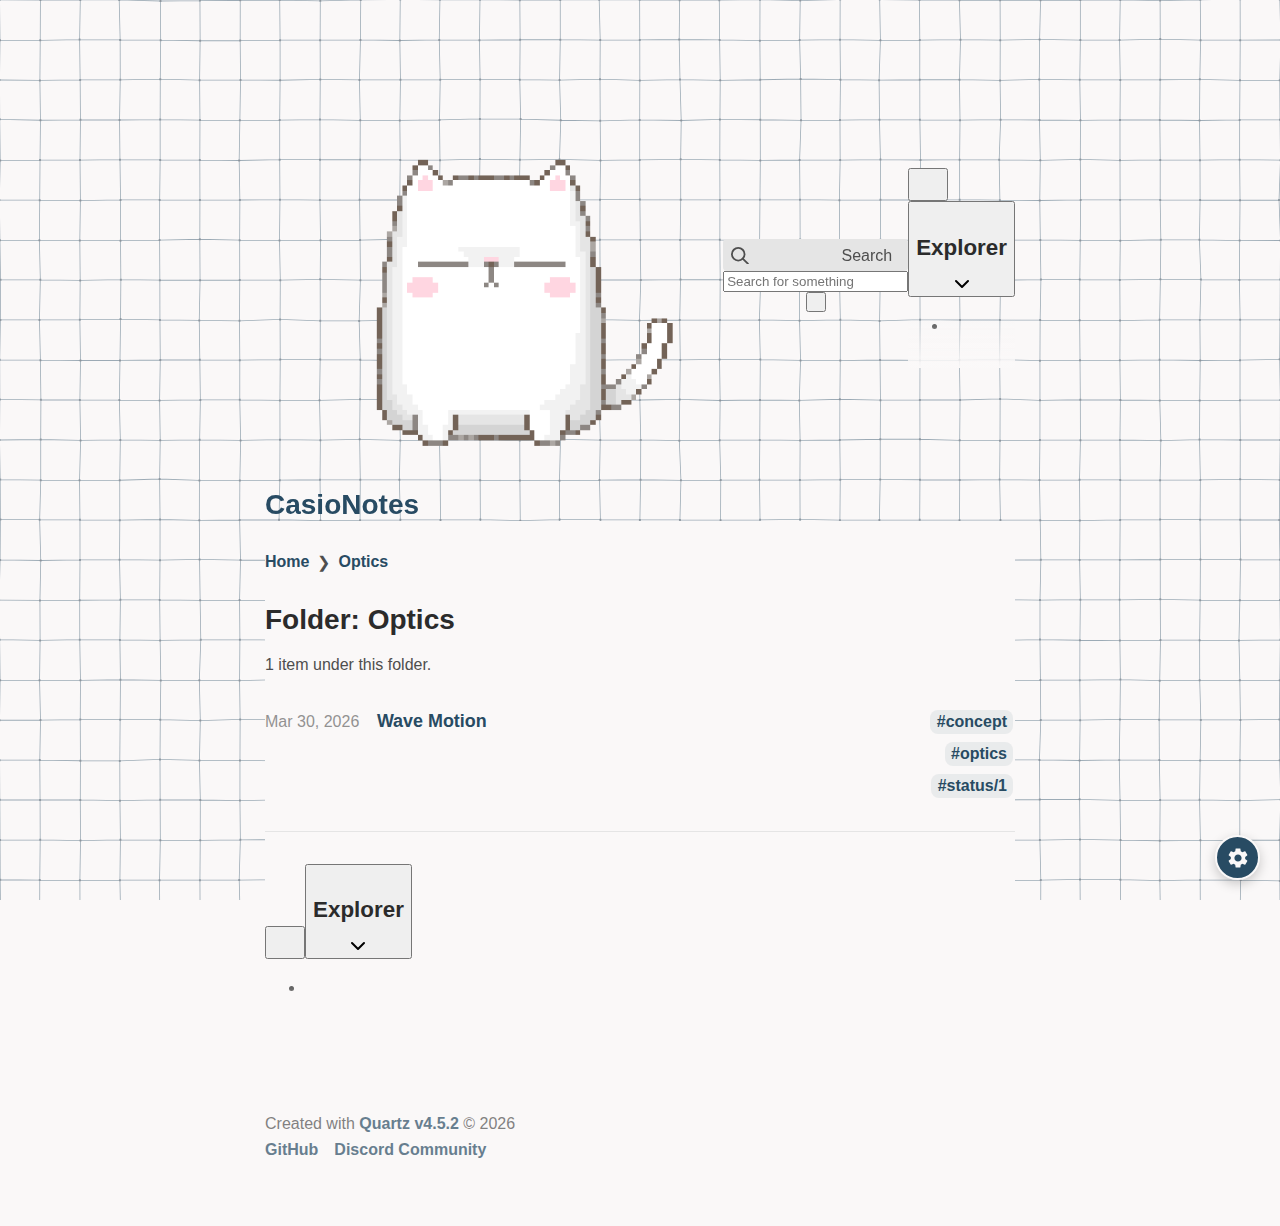
<file: Optics/index.html>
<!DOCTYPE html>
<html lang="en" dir="ltr"><head><title>Folder: Optics</title><meta charset="utf-8"/><link rel="preconnect" href="https://fonts.googleapis.com"/><link rel="preconnect" href="https://fonts.gstatic.com"/><link rel="stylesheet" href="https://fonts.googleapis.com/css2?family=IM Fell English:wght@400;700&amp;family=Space Grotesk:ital,wght@0,400;0,600;1,400;1,600&amp;family=Space Mono:wght@400;600&amp;display=swap"/><link rel="preconnect" href="https://cdnjs.cloudflare.com" crossorigin="anonymous"/><meta name="viewport" content="width=device-width, initial-scale=1.0"/><meta name="og:site_name" content="CasioNotes"/><meta property="og:title" content="Folder: Optics"/><meta property="og:type" content="website"/><meta name="twitter:card" content="summary_large_image"/><meta name="twitter:title" content="Folder: Optics"/><meta name="twitter:description" content="No description provided"/><meta property="og:description" content="No description provided"/><meta property="og:image:alt" content="No description provided"/><meta property="og:image" content="https://casiowave.github.io/casio-notes/static/og-image.png"/><meta property="og:image:url" content="https://casiowave.github.io/casio-notes/static/og-image.png"/><meta name="twitter:image" content="https://casiowave.github.io/casio-notes/static/og-image.png"/><meta property="og:image:type" content="image/.png"/><meta property="twitter:domain" content="casiowave.github.io/casio-notes"/><meta property="og:url" content="https://casiowave.github.io/casio-notes/Optics/index"/><meta property="twitter:url" content="https://casiowave.github.io/casio-notes/Optics/index"/><link rel="icon" href="../static/icon.gif"/><meta name="description" content="No description provided"/><meta name="generator" content="Quartz"/><link href="../index.css" rel="stylesheet" type="text/css" data-persist="true"/><style>.expand-button {
  position: absolute;
  display: flex;
  float: right;
  padding: 0.4rem;
  margin: 0.3rem;
  right: 0;
  color: var(--gray);
  border-color: var(--dark);
  background-color: var(--light);
  border: 1px solid;
  border-radius: 5px;
  opacity: 0;
  transition: 0.2s;
}
.expand-button > svg {
  fill: var(--light);
  filter: contrast(0.3);
}
.expand-button:hover {
  cursor: pointer;
  border-color: var(--secondary);
}
.expand-button:focus {
  outline: 0;
}

pre:hover > .expand-button {
  opacity: 1;
  transition: 0.2s;
}

#mermaid-container {
  position: fixed;
  contain: layout;
  z-index: 999;
  left: 0;
  top: 0;
  width: 100vw;
  height: 100vh;
  overflow: hidden;
  display: none;
  backdrop-filter: blur(4px);
  background: rgba(0, 0, 0, 0.5);
}
#mermaid-container.active {
  display: inline-block;
}
#mermaid-container > #mermaid-space {
  border: 1px solid var(--lightgray);
  background-color: var(--light);
  border-radius: 5px;
  position: fixed;
  top: 50%;
  left: 50%;
  transform: translate(-50%, -50%);
  height: 80vh;
  width: 80vw;
  overflow: hidden;
}
#mermaid-container > #mermaid-space > .mermaid-content {
  position: relative;
  transform-origin: 0 0;
  transition: transform 0.1s ease;
  overflow: visible;
  min-height: 200px;
  min-width: 200px;
}
#mermaid-container > #mermaid-space > .mermaid-content pre {
  margin: 0;
  border: none;
}
#mermaid-container > #mermaid-space > .mermaid-content svg {
  max-width: none;
  height: auto;
}
#mermaid-container > #mermaid-space > .mermaid-controls {
  position: absolute;
  bottom: 20px;
  right: 20px;
  display: flex;
  gap: 8px;
  padding: 8px;
  background: var(--light);
  border: 1px solid var(--lightgray);
  border-radius: 6px;
  box-shadow: 0 2px 4px rgba(0, 0, 0, 0.1);
  z-index: 2;
}
#mermaid-container > #mermaid-space > .mermaid-controls .mermaid-control-button {
  display: flex;
  align-items: center;
  justify-content: center;
  width: 32px;
  height: 32px;
  padding: 0;
  border: 1px solid var(--lightgray);
  background: var(--light);
  color: var(--dark);
  border-radius: 4px;
  cursor: pointer;
  font-size: 16px;
  font-family: var(--bodyFont);
  transition: all 0.2s ease;
}
#mermaid-container > #mermaid-space > .mermaid-controls .mermaid-control-button:hover {
  background: var(--lightgray);
}
#mermaid-container > #mermaid-space > .mermaid-controls .mermaid-control-button:active {
  transform: translateY(1px);
}
#mermaid-container > #mermaid-space > .mermaid-controls .mermaid-control-button:nth-child(2) {
  width: auto;
  padding: 0 12px;
  font-size: 14px;
}
/*# sourceMappingURL=[data-uri] */</style><script src="../prescript.js" type="application/javascript" data-persist="true"></script><script type="application/javascript" data-persist="true">const fetchData = fetch("../static/contentIndex.json").then(data => data.json())</script><link rel="alternate" type="application/rss+xml" title="RSS Feed" href="https://casiowave.github.io/casio-notes/index.xml"/><script src="../static/user_settings.js" defer></script><script src="../static/phonon-lattice.js" defer></script><script src="../static/sidenotes.js" defer></script></head><body data-slug="Optics/index"><div id="quartz-root" class="page"><div id="quartz-body"><div class="left sidebar"><h2 class="page-title"><a href=".."><img src="../static/title_icon.gif" class="page-title-icon" alt="Title Icon"/>CasioNotes</a></h2><div class="spacer mobile-only"></div><div class="flex-component" style="flex-direction: row; flex-wrap: nowrap; gap: 1rem;"><div style="flex-grow: 1; flex-shrink: 1; flex-basis: auto; order: 0; align-self: center; justify-self: center;"><div class="search"><button class="search-button"><svg role="img" xmlns="http://www.w3.org/2000/svg" viewBox="0 0 19.9 19.7"><title>Search</title><g class="search-path" fill="none"><path stroke-linecap="square" d="M18.5 18.3l-5.4-5.4"></path><circle cx="8" cy="8" r="7"></circle></g></svg><p>Search</p></button><div class="search-container"><div class="search-space"><input autocomplete="off" class="search-bar" name="search" type="text" aria-label="Search for something" placeholder="Search for something"/><div class="search-layout" data-preview="true"></div></div></div></div></div><div style="flex-grow: 0; flex-shrink: 1; flex-basis: auto; order: 0; align-self: center; justify-self: center;"><button class="darkmode"><svg xmlns="http://www.w3.org/2000/svg" xmlns:xlink="http://www.w3.org/1999/xlink" version="1.1" class="dayIcon" x="0px" y="0px" viewBox="0 0 35 35" style="enable-background:new 0 0 35 35" xml:space="preserve" aria-label="Dark mode"><title>Dark mode</title><path d="M6,17.5C6,16.672,5.328,16,4.5,16h-3C0.672,16,0,16.672,0,17.5    S0.672,19,1.5,19h3C5.328,19,6,18.328,6,17.5z M7.5,26c-0.414,0-0.789,0.168-1.061,0.439l-2,2C4.168,28.711,4,29.086,4,29.5    C4,30.328,4.671,31,5.5,31c0.414,0,0.789-0.168,1.06-0.44l2-2C8.832,28.289,9,27.914,9,27.5C9,26.672,8.329,26,7.5,26z M17.5,6    C18.329,6,19,5.328,19,4.5v-3C19,0.672,18.329,0,17.5,0S16,0.672,16,1.5v3C16,5.328,16.671,6,17.5,6z M27.5,9    c0.414,0,0.789-0.168,1.06-0.439l2-2C30.832,6.289,31,5.914,31,5.5C31,4.672,30.329,4,29.5,4c-0.414,0-0.789,0.168-1.061,0.44    l-2,2C26.168,6.711,26,7.086,26,7.5C26,8.328,26.671,9,27.5,9z M6.439,8.561C6.711,8.832,7.086,9,7.5,9C8.328,9,9,8.328,9,7.5    c0-0.414-0.168-0.789-0.439-1.061l-2-2C6.289,4.168,5.914,4,5.5,4C4.672,4,4,4.672,4,5.5c0,0.414,0.168,0.789,0.439,1.06    L6.439,8.561z M33.5,16h-3c-0.828,0-1.5,0.672-1.5,1.5s0.672,1.5,1.5,1.5h3c0.828,0,1.5-0.672,1.5-1.5S34.328,16,33.5,16z     M28.561,26.439C28.289,26.168,27.914,26,27.5,26c-0.828,0-1.5,0.672-1.5,1.5c0,0.414,0.168,0.789,0.439,1.06l2,2    C28.711,30.832,29.086,31,29.5,31c0.828,0,1.5-0.672,1.5-1.5c0-0.414-0.168-0.789-0.439-1.061L28.561,26.439z M17.5,29    c-0.829,0-1.5,0.672-1.5,1.5v3c0,0.828,0.671,1.5,1.5,1.5s1.5-0.672,1.5-1.5v-3C19,29.672,18.329,29,17.5,29z M17.5,7    C11.71,7,7,11.71,7,17.5S11.71,28,17.5,28S28,23.29,28,17.5S23.29,7,17.5,7z M17.5,25c-4.136,0-7.5-3.364-7.5-7.5    c0-4.136,3.364-7.5,7.5-7.5c4.136,0,7.5,3.364,7.5,7.5C25,21.636,21.636,25,17.5,25z"></path></svg><svg xmlns="http://www.w3.org/2000/svg" xmlns:xlink="http://www.w3.org/1999/xlink" version="1.1" class="nightIcon" x="0px" y="0px" viewBox="0 0 100 100" style="enable-background:new 0 0 100 100" xml:space="preserve" aria-label="Light mode"><title>Light mode</title><path d="M96.76,66.458c-0.853-0.852-2.15-1.064-3.23-0.534c-6.063,2.991-12.858,4.571-19.655,4.571  C62.022,70.495,50.88,65.88,42.5,57.5C29.043,44.043,25.658,23.536,34.076,6.47c0.532-1.08,0.318-2.379-0.534-3.23  c-0.851-0.852-2.15-1.064-3.23-0.534c-4.918,2.427-9.375,5.619-13.246,9.491c-9.447,9.447-14.65,22.008-14.65,35.369  c0,13.36,5.203,25.921,14.65,35.368s22.008,14.65,35.368,14.65c13.361,0,25.921-5.203,35.369-14.65  c3.872-3.871,7.064-8.328,9.491-13.246C97.826,68.608,97.611,67.309,96.76,66.458z"></path></svg></button></div></div><div class="explorer" data-behavior="link" data-collapsed="collapsed" data-savestate="true" data-data-fns="{&quot;order&quot;:[&quot;filter&quot;,&quot;map&quot;,&quot;sort&quot;],&quot;sortFn&quot;:&quot;(a,b)=>!a.isFolder&amp;&amp;!b.isFolder||a.isFolder&amp;&amp;b.isFolder?a.displayName.localeCompare(b.displayName,void 0,{numeric:!0,sensitivity:\&quot;base\&quot;}):!a.isFolder&amp;&amp;b.isFolder?1:-1&quot;,&quot;filterFn&quot;:&quot;node=>node.slugSegment!==\&quot;tags\&quot;&quot;,&quot;mapFn&quot;:&quot;node=>node&quot;}"><button type="button" class="explorer-toggle mobile-explorer hide-until-loaded" data-mobile="true" aria-controls="explorer-23"><svg xmlns="http://www.w3.org/2000/svg" width="24" height="24" viewBox="0 0 24 24" stroke-width="2" stroke-linecap="round" stroke-linejoin="round" class="lucide-menu"><line x1="4" x2="20" y1="12" y2="12"></line><line x1="4" x2="20" y1="6" y2="6"></line><line x1="4" x2="20" y1="18" y2="18"></line></svg></button><button type="button" class="title-button explorer-toggle desktop-explorer" data-mobile="false" aria-expanded="true"><h2>Explorer</h2><svg xmlns="http://www.w3.org/2000/svg" width="14" height="14" viewBox="5 8 14 8" fill="none" stroke="currentColor" stroke-width="2" stroke-linecap="round" stroke-linejoin="round" class="fold"><polyline points="6 9 12 15 18 9"></polyline></svg></button><div id="explorer-23" class="explorer-content" aria-expanded="false" role="group"><ul class="explorer-ul overflow" id="list-4"><li class="overflow-end"></li></ul></div><template id="template-file"><li><a href="#"></a></li></template><template id="template-folder"><li><div class="folder-container"><svg xmlns="http://www.w3.org/2000/svg" width="12" height="12" viewBox="5 8 14 8" fill="none" stroke="currentColor" stroke-width="2" stroke-linecap="round" stroke-linejoin="round" class="folder-icon"><polyline points="6 9 12 15 18 9"></polyline></svg><div><button class="folder-button"><span class="folder-title"></span></button></div></div><div class="folder-outer"><ul class="content"></ul></div></li></template></div></div><div class="center"><div class="page-header"><div class="popover-hint"><nav class="breadcrumb-container" aria-label="breadcrumbs"><div class="breadcrumb-element"><a href="../">Home</a><p> ❯ </p></div><div class="breadcrumb-element"><a href>Optics</a></div></nav><h1 class="article-title">Folder: Optics</h1></div></div><div class="popover-hint"><article class></article><div class="page-listing"><p>1 item under this folder.</p><div><ul class="section-ul"><li class="section-li"><div class="section"><p class="meta"><time datetime="2026-03-29T18:30:00.000Z">Mar 30, 2026</time></p><div class="desc"><h3><a href="../Optics/Wave-Motion" class="internal">Wave Motion</a></h3></div><ul class="tags"><li><a class="internal tag-link" href="../tags/concept">concept</a></li><li><a class="internal tag-link" href="../tags/optics">optics</a></li><li><a class="internal tag-link" href="../tags/status/1">status/1</a></li></ul></div></li></ul></div></div></div><hr/><div class="page-footer"><div class="explorer mobile-only" data-behavior="link" data-collapsed="collapsed" data-savestate="true" data-data-fns="{&quot;order&quot;:[&quot;filter&quot;,&quot;map&quot;,&quot;sort&quot;],&quot;sortFn&quot;:&quot;(a,b)=>!a.isFolder&amp;&amp;!b.isFolder||a.isFolder&amp;&amp;b.isFolder?a.displayName.localeCompare(b.displayName,void 0,{numeric:!0,sensitivity:\&quot;base\&quot;}):!a.isFolder&amp;&amp;b.isFolder?1:-1&quot;,&quot;filterFn&quot;:&quot;node=>node.slugSegment!==\&quot;tags\&quot;&quot;,&quot;mapFn&quot;:&quot;node=>node&quot;}"><button type="button" class="explorer-toggle mobile-explorer hide-until-loaded" data-mobile="true" aria-controls="explorer-24"><svg xmlns="http://www.w3.org/2000/svg" width="24" height="24" viewBox="0 0 24 24" stroke-width="2" stroke-linecap="round" stroke-linejoin="round" class="lucide-menu"><line x1="4" x2="20" y1="12" y2="12"></line><line x1="4" x2="20" y1="6" y2="6"></line><line x1="4" x2="20" y1="18" y2="18"></line></svg></button><button type="button" class="title-button explorer-toggle desktop-explorer" data-mobile="false" aria-expanded="true"><h2>Explorer</h2><svg xmlns="http://www.w3.org/2000/svg" width="14" height="14" viewBox="5 8 14 8" fill="none" stroke="currentColor" stroke-width="2" stroke-linecap="round" stroke-linejoin="round" class="fold"><polyline points="6 9 12 15 18 9"></polyline></svg></button><div id="explorer-24" class="explorer-content" aria-expanded="false" role="group"><ul class="explorer-ul overflow" id="list-0"><li class="overflow-end"></li></ul></div><template id="template-file"><li><a href="#"></a></li></template><template id="template-folder"><li><div class="folder-container"><svg xmlns="http://www.w3.org/2000/svg" width="12" height="12" viewBox="5 8 14 8" fill="none" stroke="currentColor" stroke-width="2" stroke-linecap="round" stroke-linejoin="round" class="folder-icon"><polyline points="6 9 12 15 18 9"></polyline></svg><div><button class="folder-button"><span class="folder-title"></span></button></div></div><div class="folder-outer"><ul class="content"></ul></div></li></template></div><div class="giscus" data-repo="CasioWave/Casio-Notes" data-repo-id="R_kgDOOHBMaA" data-category="Announcements" data-category-id="DIC_kwDOOHBMaM4Cn6Gu" data-mapping="pathname" data-strict="0" data-reactions-enabled="1" data-input-position="top" data-light-theme="light" data-dark-theme="dark" data-theme-url="https://casiowave.github.io/casio-notes/static/giscus" data-lang="en"></div></div></div><div class="right sidebar"></div><footer class><p>Created with <a href="https://quartz.jzhao.xyz/">Quartz v4.5.2</a> © 2026</p><ul><li><a href="https://github.com/jackyzha0/quartz">GitHub</a></li><li><a href="https://discord.gg/cRFFHYye7t">Discord Community</a></li></ul></footer></div></div></body><script type="application/javascript" data-persist="true">function n(){let t=this.parentElement;t.classList.toggle("is-collapsed");let e=t.getElementsByClassName("callout-content")[0];if(!e)return;let l=t.classList.contains("is-collapsed");e.style.gridTemplateRows=l?"0fr":"1fr"}function c(){let t=document.getElementsByClassName("callout is-collapsible");for(let e of t){let l=e.getElementsByClassName("callout-title")[0],s=e.getElementsByClassName("callout-content")[0];if(!l||!s)continue;l.addEventListener("click",n),window.addCleanup(()=>l.removeEventListener("click",n));let o=e.classList.contains("is-collapsed");s.style.gridTemplateRows=o?"0fr":"1fr"}}document.addEventListener("nav",c);
</script><script type="module" data-persist="true">function E(a,e){if(!a)return;function t(o){o.target===this&&(o.preventDefault(),o.stopPropagation(),e())}function n(o){o.key.startsWith("Esc")&&(o.preventDefault(),e())}a?.addEventListener("click",t),window.addCleanup(()=>a?.removeEventListener("click",t)),document.addEventListener("keydown",n),window.addCleanup(()=>document.removeEventListener("keydown",n))}function f(a){for(;a.firstChild;)a.removeChild(a.firstChild)}var m=class{constructor(e,t){this.container=e;this.content=t;this.setupEventListeners(),this.setupNavigationControls(),this.resetTransform()}isDragging=!1;startPan={x:0,y:0};currentPan={x:0,y:0};scale=1;MIN_SCALE=.5;MAX_SCALE=3;cleanups=[];setupEventListeners(){let e=this.onMouseDown.bind(this),t=this.onMouseMove.bind(this),n=this.onMouseUp.bind(this),o=this.onTouchStart.bind(this),r=this.onTouchMove.bind(this),i=this.onTouchEnd.bind(this),s=this.resetTransform.bind(this);this.container.addEventListener("mousedown",e),document.addEventListener("mousemove",t),document.addEventListener("mouseup",n),this.container.addEventListener("touchstart",o,{passive:!1}),document.addEventListener("touchmove",r,{passive:!1}),document.addEventListener("touchend",i),window.addEventListener("resize",s),this.cleanups.push(()=>this.container.removeEventListener("mousedown",e),()=>document.removeEventListener("mousemove",t),()=>document.removeEventListener("mouseup",n),()=>this.container.removeEventListener("touchstart",o),()=>document.removeEventListener("touchmove",r),()=>document.removeEventListener("touchend",i),()=>window.removeEventListener("resize",s))}cleanup(){for(let e of this.cleanups)e()}setupNavigationControls(){let e=document.createElement("div");e.className="mermaid-controls";let t=this.createButton("+",()=>this.zoom(.1)),n=this.createButton("-",()=>this.zoom(-.1)),o=this.createButton("Reset",()=>this.resetTransform());e.appendChild(n),e.appendChild(o),e.appendChild(t),this.container.appendChild(e)}createButton(e,t){let n=document.createElement("button");return n.textContent=e,n.className="mermaid-control-button",n.addEventListener("click",t),window.addCleanup(()=>n.removeEventListener("click",t)),n}onMouseDown(e){e.button===0&&(this.isDragging=!0,this.startPan={x:e.clientX-this.currentPan.x,y:e.clientY-this.currentPan.y},this.container.style.cursor="grabbing")}onMouseMove(e){this.isDragging&&(e.preventDefault(),this.currentPan={x:e.clientX-this.startPan.x,y:e.clientY-this.startPan.y},this.updateTransform())}onMouseUp(){this.isDragging=!1,this.container.style.cursor="grab"}onTouchStart(e){if(e.touches.length!==1)return;this.isDragging=!0;let t=e.touches[0];this.startPan={x:t.clientX-this.currentPan.x,y:t.clientY-this.currentPan.y}}onTouchMove(e){if(!this.isDragging||e.touches.length!==1)return;e.preventDefault();let t=e.touches[0];this.currentPan={x:t.clientX-this.startPan.x,y:t.clientY-this.startPan.y},this.updateTransform()}onTouchEnd(){this.isDragging=!1}zoom(e){let t=Math.min(Math.max(this.scale+e,this.MIN_SCALE),this.MAX_SCALE),n=this.content.getBoundingClientRect(),o=n.width/2,r=n.height/2,i=t-this.scale;this.currentPan.x-=o*i,this.currentPan.y-=r*i,this.scale=t,this.updateTransform()}updateTransform(){this.content.style.transform=`translate(${this.currentPan.x}px, ${this.currentPan.y}px) scale(${this.scale})`}resetTransform(){let t=this.content.querySelector("svg").getBoundingClientRect(),n=t.width/this.scale,o=t.height/this.scale;this.scale=1,this.currentPan={x:(this.container.clientWidth-n)/2,y:(this.container.clientHeight-o)/2},this.updateTransform()}},T=["--secondary","--tertiary","--gray","--light","--lightgray","--highlight","--dark","--darkgray","--codeFont"],y;document.addEventListener("nav",async()=>{let e=document.querySelector(".center").querySelectorAll("code.mermaid");if(e.length===0)return;y||=await import("https://cdnjs.cloudflare.com/ajax/libs/mermaid/11.4.0/mermaid.esm.min.mjs");let t=y.default,n=new WeakMap;for(let r of e)n.set(r,r.innerText);async function o(){for(let s of e){s.removeAttribute("data-processed");let c=n.get(s);c&&(s.innerHTML=c)}let r=T.reduce((s,c)=>(s[c]=window.getComputedStyle(document.documentElement).getPropertyValue(c),s),{}),i=document.documentElement.getAttribute("saved-theme")==="dark";t.initialize({startOnLoad:!1,securityLevel:"loose",theme:i?"dark":"base",themeVariables:{fontFamily:r["--codeFont"],primaryColor:r["--light"],primaryTextColor:r["--darkgray"],primaryBorderColor:r["--tertiary"],lineColor:r["--darkgray"],secondaryColor:r["--secondary"],tertiaryColor:r["--tertiary"],clusterBkg:r["--light"],edgeLabelBackground:r["--highlight"]}}),await t.run({nodes:e})}await o(),document.addEventListener("themechange",o),window.addCleanup(()=>document.removeEventListener("themechange",o));for(let r=0;r<e.length;r++){let v=function(){let g=l.querySelector("#mermaid-space"),h=l.querySelector(".mermaid-content");if(!h)return;f(h);let w=i.querySelector("svg").cloneNode(!0);h.appendChild(w),l.classList.add("active"),g.style.cursor="grab",u=new m(g,h)},M=function(){l.classList.remove("active"),u?.cleanup(),u=null},i=e[r],s=i.parentElement,c=s.querySelector(".clipboard-button"),d=s.querySelector(".expand-button"),p=window.getComputedStyle(c),L=c.offsetWidth+parseFloat(p.marginLeft||"0")+parseFloat(p.marginRight||"0");d.style.right=`calc(${L}px + 0.3rem)`,s.prepend(d);let l=s.querySelector("#mermaid-container");if(!l)return;let u=null;d.addEventListener("click",v),E(l,M),window.addCleanup(()=>{u?.cleanup(),d.removeEventListener("click",v)})}});
</script><script src="../postscript.js" type="module" data-persist="true"></script></html>
</file>
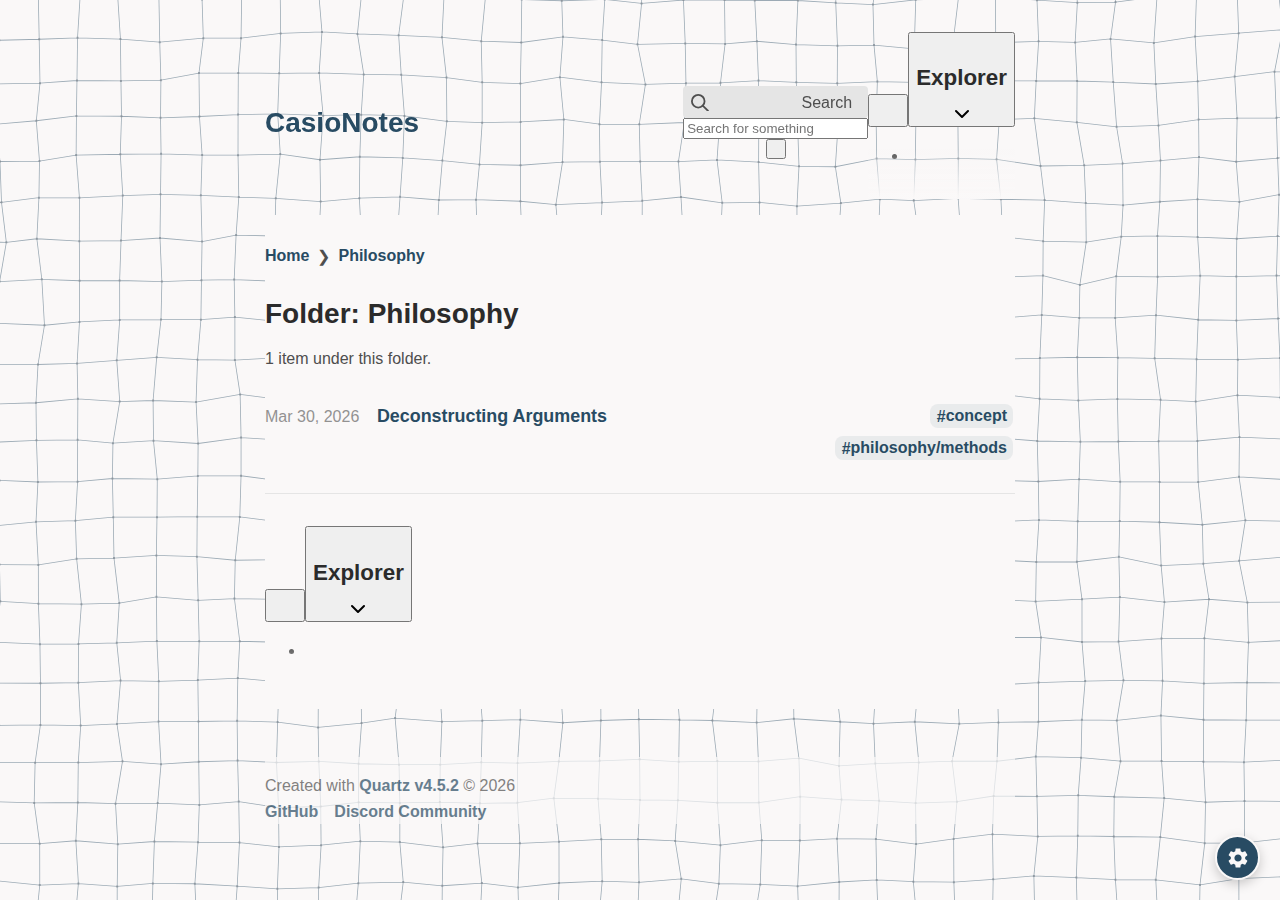
<file: Philosophy/index.html>
<!DOCTYPE html>
<html lang="en" dir="ltr"><head><title>Folder: Philosophy</title><meta charset="utf-8"/><link rel="preconnect" href="https://fonts.googleapis.com"/><link rel="preconnect" href="https://fonts.gstatic.com"/><link rel="stylesheet" href="https://fonts.googleapis.com/css2?family=IM Fell English:wght@400;700&amp;family=Space Grotesk:ital,wght@0,400;0,600;1,400;1,600&amp;family=Space Mono:wght@400;600&amp;display=swap"/><link rel="preconnect" href="https://cdnjs.cloudflare.com" crossorigin="anonymous"/><meta name="viewport" content="width=device-width, initial-scale=1.0"/><meta name="og:site_name" content="CasioNotes"/><meta property="og:title" content="Folder: Philosophy"/><meta property="og:type" content="website"/><meta name="twitter:card" content="summary_large_image"/><meta name="twitter:title" content="Folder: Philosophy"/><meta name="twitter:description" content="No description provided"/><meta property="og:description" content="No description provided"/><meta property="og:image:alt" content="No description provided"/><meta property="og:image" content="https://casiowave.github.io/casio-notes/static/og-image.png"/><meta property="og:image:url" content="https://casiowave.github.io/casio-notes/static/og-image.png"/><meta name="twitter:image" content="https://casiowave.github.io/casio-notes/static/og-image.png"/><meta property="og:image:type" content="image/.png"/><meta property="twitter:domain" content="casiowave.github.io/casio-notes"/><meta property="og:url" content="https://casiowave.github.io/casio-notes/Philosophy/index"/><meta property="twitter:url" content="https://casiowave.github.io/casio-notes/Philosophy/index"/><link rel="icon" href="../static/icon.png"/><meta name="description" content="No description provided"/><meta name="generator" content="Quartz"/><link href="../index.css" rel="stylesheet" type="text/css" data-persist="true"/><style>.expand-button {
  position: absolute;
  display: flex;
  float: right;
  padding: 0.4rem;
  margin: 0.3rem;
  right: 0;
  color: var(--gray);
  border-color: var(--dark);
  background-color: var(--light);
  border: 1px solid;
  border-radius: 5px;
  opacity: 0;
  transition: 0.2s;
}
.expand-button > svg {
  fill: var(--light);
  filter: contrast(0.3);
}
.expand-button:hover {
  cursor: pointer;
  border-color: var(--secondary);
}
.expand-button:focus {
  outline: 0;
}

pre:hover > .expand-button {
  opacity: 1;
  transition: 0.2s;
}

#mermaid-container {
  position: fixed;
  contain: layout;
  z-index: 999;
  left: 0;
  top: 0;
  width: 100vw;
  height: 100vh;
  overflow: hidden;
  display: none;
  backdrop-filter: blur(4px);
  background: rgba(0, 0, 0, 0.5);
}
#mermaid-container.active {
  display: inline-block;
}
#mermaid-container > #mermaid-space {
  border: 1px solid var(--lightgray);
  background-color: var(--light);
  border-radius: 5px;
  position: fixed;
  top: 50%;
  left: 50%;
  transform: translate(-50%, -50%);
  height: 80vh;
  width: 80vw;
  overflow: hidden;
}
#mermaid-container > #mermaid-space > .mermaid-content {
  position: relative;
  transform-origin: 0 0;
  transition: transform 0.1s ease;
  overflow: visible;
  min-height: 200px;
  min-width: 200px;
}
#mermaid-container > #mermaid-space > .mermaid-content pre {
  margin: 0;
  border: none;
}
#mermaid-container > #mermaid-space > .mermaid-content svg {
  max-width: none;
  height: auto;
}
#mermaid-container > #mermaid-space > .mermaid-controls {
  position: absolute;
  bottom: 20px;
  right: 20px;
  display: flex;
  gap: 8px;
  padding: 8px;
  background: var(--light);
  border: 1px solid var(--lightgray);
  border-radius: 6px;
  box-shadow: 0 2px 4px rgba(0, 0, 0, 0.1);
  z-index: 2;
}
#mermaid-container > #mermaid-space > .mermaid-controls .mermaid-control-button {
  display: flex;
  align-items: center;
  justify-content: center;
  width: 32px;
  height: 32px;
  padding: 0;
  border: 1px solid var(--lightgray);
  background: var(--light);
  color: var(--dark);
  border-radius: 4px;
  cursor: pointer;
  font-size: 16px;
  font-family: var(--bodyFont);
  transition: all 0.2s ease;
}
#mermaid-container > #mermaid-space > .mermaid-controls .mermaid-control-button:hover {
  background: var(--lightgray);
}
#mermaid-container > #mermaid-space > .mermaid-controls .mermaid-control-button:active {
  transform: translateY(1px);
}
#mermaid-container > #mermaid-space > .mermaid-controls .mermaid-control-button:nth-child(2) {
  width: auto;
  padding: 0 12px;
  font-size: 14px;
}
/*# sourceMappingURL=[data-uri] */</style><script src="../prescript.js" type="application/javascript" data-persist="true"></script><script type="application/javascript" data-persist="true">const fetchData = fetch("../static/contentIndex.json").then(data => data.json())</script><link rel="alternate" type="application/rss+xml" title="RSS Feed" href="https://casiowave.github.io/casio-notes/index.xml"/><script src="../static/user_settings.js" defer></script><script src="../static/phonon-lattice.js" defer></script><script src="../static/sidenotes.js" defer></script></head><body data-slug="Philosophy/index"><div id="quartz-root" class="page"><div id="quartz-body"><div class="left sidebar"><h2 class="page-title"><a href="..">CasioNotes</a></h2><div class="spacer mobile-only"></div><div class="flex-component" style="flex-direction: row; flex-wrap: nowrap; gap: 1rem;"><div style="flex-grow: 1; flex-shrink: 1; flex-basis: auto; order: 0; align-self: center; justify-self: center;"><div class="search"><button class="search-button"><svg role="img" xmlns="http://www.w3.org/2000/svg" viewBox="0 0 19.9 19.7"><title>Search</title><g class="search-path" fill="none"><path stroke-linecap="square" d="M18.5 18.3l-5.4-5.4"></path><circle cx="8" cy="8" r="7"></circle></g></svg><p>Search</p></button><div class="search-container"><div class="search-space"><input autocomplete="off" class="search-bar" name="search" type="text" aria-label="Search for something" placeholder="Search for something"/><div class="search-layout" data-preview="true"></div></div></div></div></div><div style="flex-grow: 0; flex-shrink: 1; flex-basis: auto; order: 0; align-self: center; justify-self: center;"><button class="darkmode"><svg xmlns="http://www.w3.org/2000/svg" xmlns:xlink="http://www.w3.org/1999/xlink" version="1.1" class="dayIcon" x="0px" y="0px" viewBox="0 0 35 35" style="enable-background:new 0 0 35 35" xml:space="preserve" aria-label="Dark mode"><title>Dark mode</title><path d="M6,17.5C6,16.672,5.328,16,4.5,16h-3C0.672,16,0,16.672,0,17.5    S0.672,19,1.5,19h3C5.328,19,6,18.328,6,17.5z M7.5,26c-0.414,0-0.789,0.168-1.061,0.439l-2,2C4.168,28.711,4,29.086,4,29.5    C4,30.328,4.671,31,5.5,31c0.414,0,0.789-0.168,1.06-0.44l2-2C8.832,28.289,9,27.914,9,27.5C9,26.672,8.329,26,7.5,26z M17.5,6    C18.329,6,19,5.328,19,4.5v-3C19,0.672,18.329,0,17.5,0S16,0.672,16,1.5v3C16,5.328,16.671,6,17.5,6z M27.5,9    c0.414,0,0.789-0.168,1.06-0.439l2-2C30.832,6.289,31,5.914,31,5.5C31,4.672,30.329,4,29.5,4c-0.414,0-0.789,0.168-1.061,0.44    l-2,2C26.168,6.711,26,7.086,26,7.5C26,8.328,26.671,9,27.5,9z M6.439,8.561C6.711,8.832,7.086,9,7.5,9C8.328,9,9,8.328,9,7.5    c0-0.414-0.168-0.789-0.439-1.061l-2-2C6.289,4.168,5.914,4,5.5,4C4.672,4,4,4.672,4,5.5c0,0.414,0.168,0.789,0.439,1.06    L6.439,8.561z M33.5,16h-3c-0.828,0-1.5,0.672-1.5,1.5s0.672,1.5,1.5,1.5h3c0.828,0,1.5-0.672,1.5-1.5S34.328,16,33.5,16z     M28.561,26.439C28.289,26.168,27.914,26,27.5,26c-0.828,0-1.5,0.672-1.5,1.5c0,0.414,0.168,0.789,0.439,1.06l2,2    C28.711,30.832,29.086,31,29.5,31c0.828,0,1.5-0.672,1.5-1.5c0-0.414-0.168-0.789-0.439-1.061L28.561,26.439z M17.5,29    c-0.829,0-1.5,0.672-1.5,1.5v3c0,0.828,0.671,1.5,1.5,1.5s1.5-0.672,1.5-1.5v-3C19,29.672,18.329,29,17.5,29z M17.5,7    C11.71,7,7,11.71,7,17.5S11.71,28,17.5,28S28,23.29,28,17.5S23.29,7,17.5,7z M17.5,25c-4.136,0-7.5-3.364-7.5-7.5    c0-4.136,3.364-7.5,7.5-7.5c4.136,0,7.5,3.364,7.5,7.5C25,21.636,21.636,25,17.5,25z"></path></svg><svg xmlns="http://www.w3.org/2000/svg" xmlns:xlink="http://www.w3.org/1999/xlink" version="1.1" class="nightIcon" x="0px" y="0px" viewBox="0 0 100 100" style="enable-background:new 0 0 100 100" xml:space="preserve" aria-label="Light mode"><title>Light mode</title><path d="M96.76,66.458c-0.853-0.852-2.15-1.064-3.23-0.534c-6.063,2.991-12.858,4.571-19.655,4.571  C62.022,70.495,50.88,65.88,42.5,57.5C29.043,44.043,25.658,23.536,34.076,6.47c0.532-1.08,0.318-2.379-0.534-3.23  c-0.851-0.852-2.15-1.064-3.23-0.534c-4.918,2.427-9.375,5.619-13.246,9.491c-9.447,9.447-14.65,22.008-14.65,35.369  c0,13.36,5.203,25.921,14.65,35.368s22.008,14.65,35.368,14.65c13.361,0,25.921-5.203,35.369-14.65  c3.872-3.871,7.064-8.328,9.491-13.246C97.826,68.608,97.611,67.309,96.76,66.458z"></path></svg></button></div></div><div class="explorer" data-behavior="link" data-collapsed="collapsed" data-savestate="true" data-data-fns="{&quot;order&quot;:[&quot;filter&quot;,&quot;map&quot;,&quot;sort&quot;],&quot;sortFn&quot;:&quot;(a,b)=>!a.isFolder&amp;&amp;!b.isFolder||a.isFolder&amp;&amp;b.isFolder?a.displayName.localeCompare(b.displayName,void 0,{numeric:!0,sensitivity:\&quot;base\&quot;}):!a.isFolder&amp;&amp;b.isFolder?1:-1&quot;,&quot;filterFn&quot;:&quot;node=>node.slugSegment!==\&quot;tags\&quot;&quot;,&quot;mapFn&quot;:&quot;node=>node&quot;}"><button type="button" class="explorer-toggle mobile-explorer hide-until-loaded" data-mobile="true" aria-controls="explorer-27"><svg xmlns="http://www.w3.org/2000/svg" width="24" height="24" viewBox="0 0 24 24" stroke-width="2" stroke-linecap="round" stroke-linejoin="round" class="lucide-menu"><line x1="4" x2="20" y1="12" y2="12"></line><line x1="4" x2="20" y1="6" y2="6"></line><line x1="4" x2="20" y1="18" y2="18"></line></svg></button><button type="button" class="title-button explorer-toggle desktop-explorer" data-mobile="false" aria-expanded="true"><h2>Explorer</h2><svg xmlns="http://www.w3.org/2000/svg" width="14" height="14" viewBox="5 8 14 8" fill="none" stroke="currentColor" stroke-width="2" stroke-linecap="round" stroke-linejoin="round" class="fold"><polyline points="6 9 12 15 18 9"></polyline></svg></button><div id="explorer-27" class="explorer-content" aria-expanded="false" role="group"><ul class="explorer-ul overflow" id="list-4"><li class="overflow-end"></li></ul></div><template id="template-file"><li><a href="#"></a></li></template><template id="template-folder"><li><div class="folder-container"><svg xmlns="http://www.w3.org/2000/svg" width="12" height="12" viewBox="5 8 14 8" fill="none" stroke="currentColor" stroke-width="2" stroke-linecap="round" stroke-linejoin="round" class="folder-icon"><polyline points="6 9 12 15 18 9"></polyline></svg><div><button class="folder-button"><span class="folder-title"></span></button></div></div><div class="folder-outer"><ul class="content"></ul></div></li></template></div></div><div class="center"><div class="page-header"><div class="popover-hint"><nav class="breadcrumb-container" aria-label="breadcrumbs"><div class="breadcrumb-element"><a href="../">Home</a><p> ❯ </p></div><div class="breadcrumb-element"><a href>Philosophy</a></div></nav><h1 class="article-title">Folder: Philosophy</h1></div></div><div class="popover-hint"><article class></article><div class="page-listing"><p>1 item under this folder.</p><div><ul class="section-ul"><li class="section-li"><div class="section"><p class="meta"><time datetime="2026-03-29T18:30:00.000Z">Mar 30, 2026</time></p><div class="desc"><h3><a href="../Philosophy/Deconstructing-Arguments" class="internal">Deconstructing Arguments</a></h3></div><ul class="tags"><li><a class="internal tag-link" href="../tags/concept">concept</a></li><li><a class="internal tag-link" href="../tags/philosophy/methods">philosophy/methods</a></li></ul></div></li></ul></div></div></div><hr/><div class="page-footer"><div class="explorer mobile-only" data-behavior="link" data-collapsed="collapsed" data-savestate="true" data-data-fns="{&quot;order&quot;:[&quot;filter&quot;,&quot;map&quot;,&quot;sort&quot;],&quot;sortFn&quot;:&quot;(a,b)=>!a.isFolder&amp;&amp;!b.isFolder||a.isFolder&amp;&amp;b.isFolder?a.displayName.localeCompare(b.displayName,void 0,{numeric:!0,sensitivity:\&quot;base\&quot;}):!a.isFolder&amp;&amp;b.isFolder?1:-1&quot;,&quot;filterFn&quot;:&quot;node=>node.slugSegment!==\&quot;tags\&quot;&quot;,&quot;mapFn&quot;:&quot;node=>node&quot;}"><button type="button" class="explorer-toggle mobile-explorer hide-until-loaded" data-mobile="true" aria-controls="explorer-28"><svg xmlns="http://www.w3.org/2000/svg" width="24" height="24" viewBox="0 0 24 24" stroke-width="2" stroke-linecap="round" stroke-linejoin="round" class="lucide-menu"><line x1="4" x2="20" y1="12" y2="12"></line><line x1="4" x2="20" y1="6" y2="6"></line><line x1="4" x2="20" y1="18" y2="18"></line></svg></button><button type="button" class="title-button explorer-toggle desktop-explorer" data-mobile="false" aria-expanded="true"><h2>Explorer</h2><svg xmlns="http://www.w3.org/2000/svg" width="14" height="14" viewBox="5 8 14 8" fill="none" stroke="currentColor" stroke-width="2" stroke-linecap="round" stroke-linejoin="round" class="fold"><polyline points="6 9 12 15 18 9"></polyline></svg></button><div id="explorer-28" class="explorer-content" aria-expanded="false" role="group"><ul class="explorer-ul overflow" id="list-0"><li class="overflow-end"></li></ul></div><template id="template-file"><li><a href="#"></a></li></template><template id="template-folder"><li><div class="folder-container"><svg xmlns="http://www.w3.org/2000/svg" width="12" height="12" viewBox="5 8 14 8" fill="none" stroke="currentColor" stroke-width="2" stroke-linecap="round" stroke-linejoin="round" class="folder-icon"><polyline points="6 9 12 15 18 9"></polyline></svg><div><button class="folder-button"><span class="folder-title"></span></button></div></div><div class="folder-outer"><ul class="content"></ul></div></li></template></div></div></div><div class="right sidebar"></div><footer class><p>Created with <a href="https://quartz.jzhao.xyz/">Quartz v4.5.2</a> © 2026</p><ul><li><a href="https://github.com/jackyzha0/quartz">GitHub</a></li><li><a href="https://discord.gg/cRFFHYye7t">Discord Community</a></li></ul></footer></div></div></body><script type="application/javascript" data-persist="true">function n(){let t=this.parentElement;t.classList.toggle("is-collapsed");let e=t.getElementsByClassName("callout-content")[0];if(!e)return;let l=t.classList.contains("is-collapsed");e.style.gridTemplateRows=l?"0fr":"1fr"}function c(){let t=document.getElementsByClassName("callout is-collapsible");for(let e of t){let l=e.getElementsByClassName("callout-title")[0],s=e.getElementsByClassName("callout-content")[0];if(!l||!s)continue;l.addEventListener("click",n),window.addCleanup(()=>l.removeEventListener("click",n));let o=e.classList.contains("is-collapsed");s.style.gridTemplateRows=o?"0fr":"1fr"}}document.addEventListener("nav",c);
</script><script type="module" data-persist="true">function E(a,e){if(!a)return;function t(o){o.target===this&&(o.preventDefault(),o.stopPropagation(),e())}function n(o){o.key.startsWith("Esc")&&(o.preventDefault(),e())}a?.addEventListener("click",t),window.addCleanup(()=>a?.removeEventListener("click",t)),document.addEventListener("keydown",n),window.addCleanup(()=>document.removeEventListener("keydown",n))}function f(a){for(;a.firstChild;)a.removeChild(a.firstChild)}var m=class{constructor(e,t){this.container=e;this.content=t;this.setupEventListeners(),this.setupNavigationControls(),this.resetTransform()}isDragging=!1;startPan={x:0,y:0};currentPan={x:0,y:0};scale=1;MIN_SCALE=.5;MAX_SCALE=3;cleanups=[];setupEventListeners(){let e=this.onMouseDown.bind(this),t=this.onMouseMove.bind(this),n=this.onMouseUp.bind(this),o=this.onTouchStart.bind(this),r=this.onTouchMove.bind(this),i=this.onTouchEnd.bind(this),s=this.resetTransform.bind(this);this.container.addEventListener("mousedown",e),document.addEventListener("mousemove",t),document.addEventListener("mouseup",n),this.container.addEventListener("touchstart",o,{passive:!1}),document.addEventListener("touchmove",r,{passive:!1}),document.addEventListener("touchend",i),window.addEventListener("resize",s),this.cleanups.push(()=>this.container.removeEventListener("mousedown",e),()=>document.removeEventListener("mousemove",t),()=>document.removeEventListener("mouseup",n),()=>this.container.removeEventListener("touchstart",o),()=>document.removeEventListener("touchmove",r),()=>document.removeEventListener("touchend",i),()=>window.removeEventListener("resize",s))}cleanup(){for(let e of this.cleanups)e()}setupNavigationControls(){let e=document.createElement("div");e.className="mermaid-controls";let t=this.createButton("+",()=>this.zoom(.1)),n=this.createButton("-",()=>this.zoom(-.1)),o=this.createButton("Reset",()=>this.resetTransform());e.appendChild(n),e.appendChild(o),e.appendChild(t),this.container.appendChild(e)}createButton(e,t){let n=document.createElement("button");return n.textContent=e,n.className="mermaid-control-button",n.addEventListener("click",t),window.addCleanup(()=>n.removeEventListener("click",t)),n}onMouseDown(e){e.button===0&&(this.isDragging=!0,this.startPan={x:e.clientX-this.currentPan.x,y:e.clientY-this.currentPan.y},this.container.style.cursor="grabbing")}onMouseMove(e){this.isDragging&&(e.preventDefault(),this.currentPan={x:e.clientX-this.startPan.x,y:e.clientY-this.startPan.y},this.updateTransform())}onMouseUp(){this.isDragging=!1,this.container.style.cursor="grab"}onTouchStart(e){if(e.touches.length!==1)return;this.isDragging=!0;let t=e.touches[0];this.startPan={x:t.clientX-this.currentPan.x,y:t.clientY-this.currentPan.y}}onTouchMove(e){if(!this.isDragging||e.touches.length!==1)return;e.preventDefault();let t=e.touches[0];this.currentPan={x:t.clientX-this.startPan.x,y:t.clientY-this.startPan.y},this.updateTransform()}onTouchEnd(){this.isDragging=!1}zoom(e){let t=Math.min(Math.max(this.scale+e,this.MIN_SCALE),this.MAX_SCALE),n=this.content.getBoundingClientRect(),o=n.width/2,r=n.height/2,i=t-this.scale;this.currentPan.x-=o*i,this.currentPan.y-=r*i,this.scale=t,this.updateTransform()}updateTransform(){this.content.style.transform=`translate(${this.currentPan.x}px, ${this.currentPan.y}px) scale(${this.scale})`}resetTransform(){let t=this.content.querySelector("svg").getBoundingClientRect(),n=t.width/this.scale,o=t.height/this.scale;this.scale=1,this.currentPan={x:(this.container.clientWidth-n)/2,y:(this.container.clientHeight-o)/2},this.updateTransform()}},T=["--secondary","--tertiary","--gray","--light","--lightgray","--highlight","--dark","--darkgray","--codeFont"],y;document.addEventListener("nav",async()=>{let e=document.querySelector(".center").querySelectorAll("code.mermaid");if(e.length===0)return;y||=await import("https://cdnjs.cloudflare.com/ajax/libs/mermaid/11.4.0/mermaid.esm.min.mjs");let t=y.default,n=new WeakMap;for(let r of e)n.set(r,r.innerText);async function o(){for(let s of e){s.removeAttribute("data-processed");let c=n.get(s);c&&(s.innerHTML=c)}let r=T.reduce((s,c)=>(s[c]=window.getComputedStyle(document.documentElement).getPropertyValue(c),s),{}),i=document.documentElement.getAttribute("saved-theme")==="dark";t.initialize({startOnLoad:!1,securityLevel:"loose",theme:i?"dark":"base",themeVariables:{fontFamily:r["--codeFont"],primaryColor:r["--light"],primaryTextColor:r["--darkgray"],primaryBorderColor:r["--tertiary"],lineColor:r["--darkgray"],secondaryColor:r["--secondary"],tertiaryColor:r["--tertiary"],clusterBkg:r["--light"],edgeLabelBackground:r["--highlight"]}}),await t.run({nodes:e})}await o(),document.addEventListener("themechange",o),window.addCleanup(()=>document.removeEventListener("themechange",o));for(let r=0;r<e.length;r++){let v=function(){let g=l.querySelector("#mermaid-space"),h=l.querySelector(".mermaid-content");if(!h)return;f(h);let w=i.querySelector("svg").cloneNode(!0);h.appendChild(w),l.classList.add("active"),g.style.cursor="grab",u=new m(g,h)},M=function(){l.classList.remove("active"),u?.cleanup(),u=null},i=e[r],s=i.parentElement,c=s.querySelector(".clipboard-button"),d=s.querySelector(".expand-button"),p=window.getComputedStyle(c),L=c.offsetWidth+parseFloat(p.marginLeft||"0")+parseFloat(p.marginRight||"0");d.style.right=`calc(${L}px + 0.3rem)`,s.prepend(d);let l=s.querySelector("#mermaid-container");if(!l)return;let u=null;d.addEventListener("click",v),E(l,M),window.addCleanup(()=>{u?.cleanup(),d.removeEventListener("click",v)})}});
</script><script src="../postscript.js" type="module" data-persist="true"></script></html>
</file>
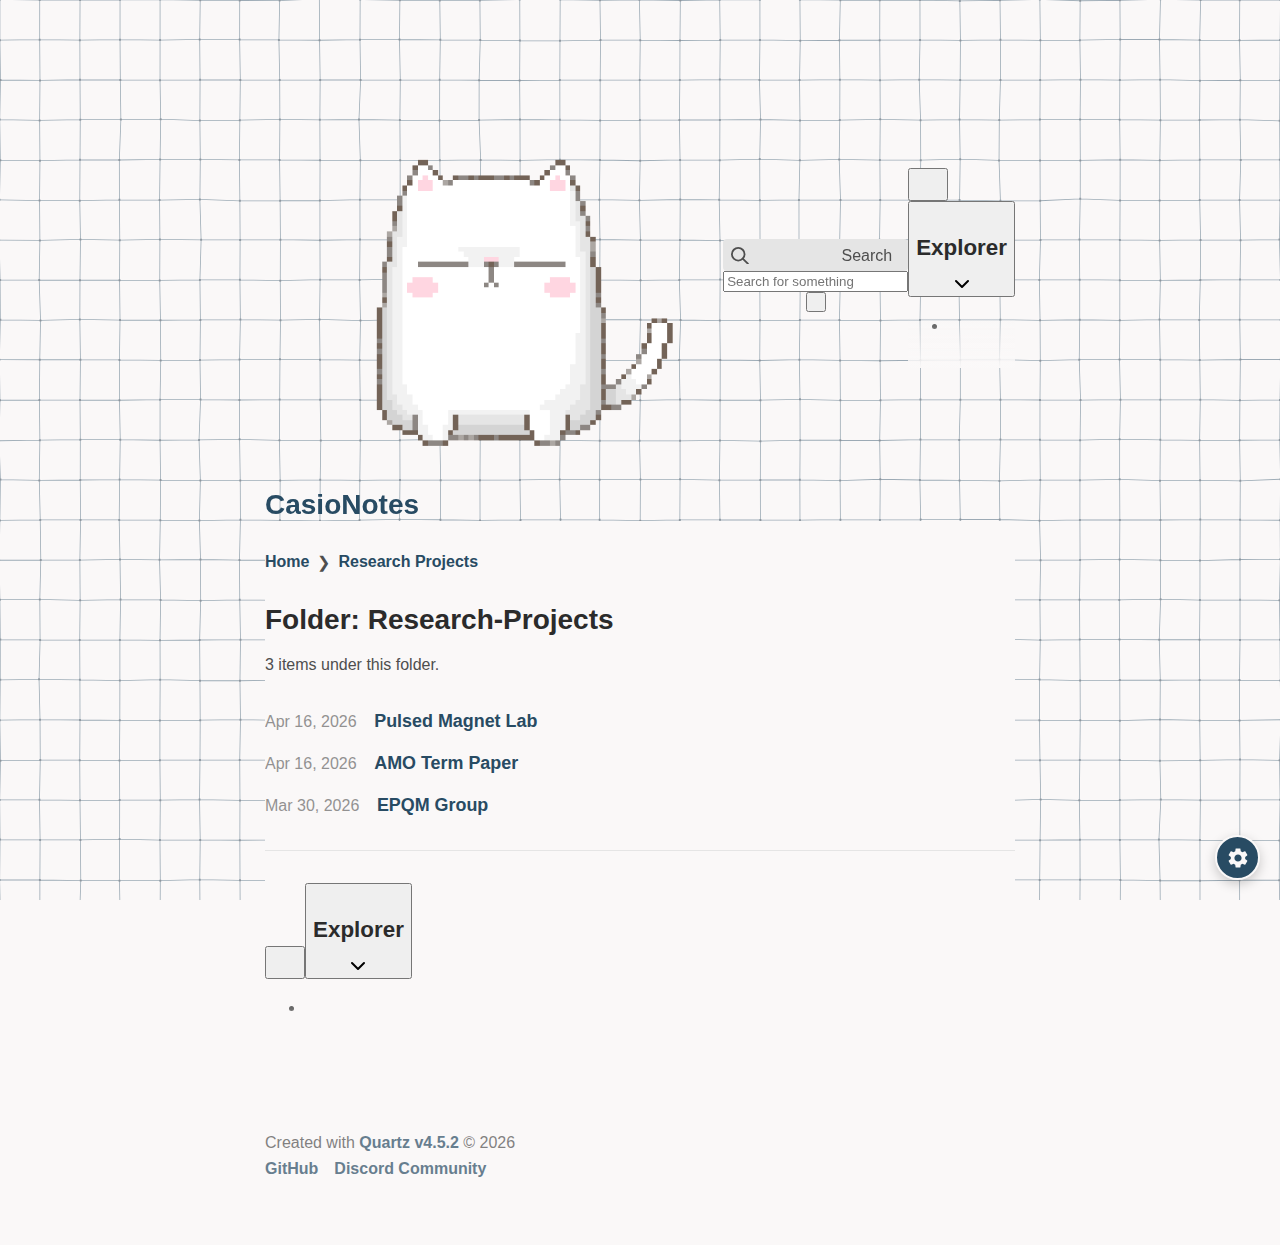
<file: Research-Projects/index.html>
<!DOCTYPE html>
<html lang="en" dir="ltr"><head><title>Folder: Research-Projects</title><meta charset="utf-8"/><link rel="preconnect" href="https://fonts.googleapis.com"/><link rel="preconnect" href="https://fonts.gstatic.com"/><link rel="stylesheet" href="https://fonts.googleapis.com/css2?family=IM Fell English:wght@400;700&amp;family=Space Grotesk:ital,wght@0,400;0,600;1,400;1,600&amp;family=Space Mono:wght@400;600&amp;display=swap"/><link rel="preconnect" href="https://cdnjs.cloudflare.com" crossorigin="anonymous"/><meta name="viewport" content="width=device-width, initial-scale=1.0"/><meta name="og:site_name" content="CasioNotes"/><meta property="og:title" content="Folder: Research-Projects"/><meta property="og:type" content="website"/><meta name="twitter:card" content="summary_large_image"/><meta name="twitter:title" content="Folder: Research-Projects"/><meta name="twitter:description" content="No description provided"/><meta property="og:description" content="No description provided"/><meta property="og:image:alt" content="No description provided"/><meta property="og:image" content="https://casiowave.github.io/casio-notes/static/og-image.png"/><meta property="og:image:url" content="https://casiowave.github.io/casio-notes/static/og-image.png"/><meta name="twitter:image" content="https://casiowave.github.io/casio-notes/static/og-image.png"/><meta property="og:image:type" content="image/.png"/><meta property="twitter:domain" content="casiowave.github.io/casio-notes"/><meta property="og:url" content="https://casiowave.github.io/casio-notes/Research-Projects/index"/><meta property="twitter:url" content="https://casiowave.github.io/casio-notes/Research-Projects/index"/><link rel="icon" href="../static/icon.gif"/><meta name="description" content="No description provided"/><meta name="generator" content="Quartz"/><link href="../index.css" rel="stylesheet" type="text/css" data-persist="true"/><style>.expand-button {
  position: absolute;
  display: flex;
  float: right;
  padding: 0.4rem;
  margin: 0.3rem;
  right: 0;
  color: var(--gray);
  border-color: var(--dark);
  background-color: var(--light);
  border: 1px solid;
  border-radius: 5px;
  opacity: 0;
  transition: 0.2s;
}
.expand-button > svg {
  fill: var(--light);
  filter: contrast(0.3);
}
.expand-button:hover {
  cursor: pointer;
  border-color: var(--secondary);
}
.expand-button:focus {
  outline: 0;
}

pre:hover > .expand-button {
  opacity: 1;
  transition: 0.2s;
}

#mermaid-container {
  position: fixed;
  contain: layout;
  z-index: 999;
  left: 0;
  top: 0;
  width: 100vw;
  height: 100vh;
  overflow: hidden;
  display: none;
  backdrop-filter: blur(4px);
  background: rgba(0, 0, 0, 0.5);
}
#mermaid-container.active {
  display: inline-block;
}
#mermaid-container > #mermaid-space {
  border: 1px solid var(--lightgray);
  background-color: var(--light);
  border-radius: 5px;
  position: fixed;
  top: 50%;
  left: 50%;
  transform: translate(-50%, -50%);
  height: 80vh;
  width: 80vw;
  overflow: hidden;
}
#mermaid-container > #mermaid-space > .mermaid-content {
  position: relative;
  transform-origin: 0 0;
  transition: transform 0.1s ease;
  overflow: visible;
  min-height: 200px;
  min-width: 200px;
}
#mermaid-container > #mermaid-space > .mermaid-content pre {
  margin: 0;
  border: none;
}
#mermaid-container > #mermaid-space > .mermaid-content svg {
  max-width: none;
  height: auto;
}
#mermaid-container > #mermaid-space > .mermaid-controls {
  position: absolute;
  bottom: 20px;
  right: 20px;
  display: flex;
  gap: 8px;
  padding: 8px;
  background: var(--light);
  border: 1px solid var(--lightgray);
  border-radius: 6px;
  box-shadow: 0 2px 4px rgba(0, 0, 0, 0.1);
  z-index: 2;
}
#mermaid-container > #mermaid-space > .mermaid-controls .mermaid-control-button {
  display: flex;
  align-items: center;
  justify-content: center;
  width: 32px;
  height: 32px;
  padding: 0;
  border: 1px solid var(--lightgray);
  background: var(--light);
  color: var(--dark);
  border-radius: 4px;
  cursor: pointer;
  font-size: 16px;
  font-family: var(--bodyFont);
  transition: all 0.2s ease;
}
#mermaid-container > #mermaid-space > .mermaid-controls .mermaid-control-button:hover {
  background: var(--lightgray);
}
#mermaid-container > #mermaid-space > .mermaid-controls .mermaid-control-button:active {
  transform: translateY(1px);
}
#mermaid-container > #mermaid-space > .mermaid-controls .mermaid-control-button:nth-child(2) {
  width: auto;
  padding: 0 12px;
  font-size: 14px;
}
/*# sourceMappingURL=[data-uri] */</style><script src="../prescript.js" type="application/javascript" data-persist="true"></script><script type="application/javascript" data-persist="true">const fetchData = fetch("../static/contentIndex.json").then(data => data.json())</script><link rel="alternate" type="application/rss+xml" title="RSS Feed" href="https://casiowave.github.io/casio-notes/index.xml"/><script src="../static/user_settings.js" defer></script><script src="../static/phonon-lattice.js" defer></script><script src="../static/sidenotes.js" defer></script></head><body data-slug="Research-Projects/index"><div id="quartz-root" class="page"><div id="quartz-body"><div class="left sidebar"><h2 class="page-title"><a href=".."><img src="../static/title_icon.gif" class="page-title-icon" alt="Title Icon"/>CasioNotes</a></h2><div class="spacer mobile-only"></div><div class="flex-component" style="flex-direction: row; flex-wrap: nowrap; gap: 1rem;"><div style="flex-grow: 1; flex-shrink: 1; flex-basis: auto; order: 0; align-self: center; justify-self: center;"><div class="search"><button class="search-button"><svg role="img" xmlns="http://www.w3.org/2000/svg" viewBox="0 0 19.9 19.7"><title>Search</title><g class="search-path" fill="none"><path stroke-linecap="square" d="M18.5 18.3l-5.4-5.4"></path><circle cx="8" cy="8" r="7"></circle></g></svg><p>Search</p></button><div class="search-container"><div class="search-space"><input autocomplete="off" class="search-bar" name="search" type="text" aria-label="Search for something" placeholder="Search for something"/><div class="search-layout" data-preview="true"></div></div></div></div></div><div style="flex-grow: 0; flex-shrink: 1; flex-basis: auto; order: 0; align-self: center; justify-self: center;"><button class="darkmode"><svg xmlns="http://www.w3.org/2000/svg" xmlns:xlink="http://www.w3.org/1999/xlink" version="1.1" class="dayIcon" x="0px" y="0px" viewBox="0 0 35 35" style="enable-background:new 0 0 35 35" xml:space="preserve" aria-label="Dark mode"><title>Dark mode</title><path d="M6,17.5C6,16.672,5.328,16,4.5,16h-3C0.672,16,0,16.672,0,17.5    S0.672,19,1.5,19h3C5.328,19,6,18.328,6,17.5z M7.5,26c-0.414,0-0.789,0.168-1.061,0.439l-2,2C4.168,28.711,4,29.086,4,29.5    C4,30.328,4.671,31,5.5,31c0.414,0,0.789-0.168,1.06-0.44l2-2C8.832,28.289,9,27.914,9,27.5C9,26.672,8.329,26,7.5,26z M17.5,6    C18.329,6,19,5.328,19,4.5v-3C19,0.672,18.329,0,17.5,0S16,0.672,16,1.5v3C16,5.328,16.671,6,17.5,6z M27.5,9    c0.414,0,0.789-0.168,1.06-0.439l2-2C30.832,6.289,31,5.914,31,5.5C31,4.672,30.329,4,29.5,4c-0.414,0-0.789,0.168-1.061,0.44    l-2,2C26.168,6.711,26,7.086,26,7.5C26,8.328,26.671,9,27.5,9z M6.439,8.561C6.711,8.832,7.086,9,7.5,9C8.328,9,9,8.328,9,7.5    c0-0.414-0.168-0.789-0.439-1.061l-2-2C6.289,4.168,5.914,4,5.5,4C4.672,4,4,4.672,4,5.5c0,0.414,0.168,0.789,0.439,1.06    L6.439,8.561z M33.5,16h-3c-0.828,0-1.5,0.672-1.5,1.5s0.672,1.5,1.5,1.5h3c0.828,0,1.5-0.672,1.5-1.5S34.328,16,33.5,16z     M28.561,26.439C28.289,26.168,27.914,26,27.5,26c-0.828,0-1.5,0.672-1.5,1.5c0,0.414,0.168,0.789,0.439,1.06l2,2    C28.711,30.832,29.086,31,29.5,31c0.828,0,1.5-0.672,1.5-1.5c0-0.414-0.168-0.789-0.439-1.061L28.561,26.439z M17.5,29    c-0.829,0-1.5,0.672-1.5,1.5v3c0,0.828,0.671,1.5,1.5,1.5s1.5-0.672,1.5-1.5v-3C19,29.672,18.329,29,17.5,29z M17.5,7    C11.71,7,7,11.71,7,17.5S11.71,28,17.5,28S28,23.29,28,17.5S23.29,7,17.5,7z M17.5,25c-4.136,0-7.5-3.364-7.5-7.5    c0-4.136,3.364-7.5,7.5-7.5c4.136,0,7.5,3.364,7.5,7.5C25,21.636,21.636,25,17.5,25z"></path></svg><svg xmlns="http://www.w3.org/2000/svg" xmlns:xlink="http://www.w3.org/1999/xlink" version="1.1" class="nightIcon" x="0px" y="0px" viewBox="0 0 100 100" style="enable-background:new 0 0 100 100" xml:space="preserve" aria-label="Light mode"><title>Light mode</title><path d="M96.76,66.458c-0.853-0.852-2.15-1.064-3.23-0.534c-6.063,2.991-12.858,4.571-19.655,4.571  C62.022,70.495,50.88,65.88,42.5,57.5C29.043,44.043,25.658,23.536,34.076,6.47c0.532-1.08,0.318-2.379-0.534-3.23  c-0.851-0.852-2.15-1.064-3.23-0.534c-4.918,2.427-9.375,5.619-13.246,9.491c-9.447,9.447-14.65,22.008-14.65,35.369  c0,13.36,5.203,25.921,14.65,35.368s22.008,14.65,35.368,14.65c13.361,0,25.921-5.203,35.369-14.65  c3.872-3.871,7.064-8.328,9.491-13.246C97.826,68.608,97.611,67.309,96.76,66.458z"></path></svg></button></div></div><div class="explorer" data-behavior="link" data-collapsed="collapsed" data-savestate="true" data-data-fns="{&quot;order&quot;:[&quot;filter&quot;,&quot;map&quot;,&quot;sort&quot;],&quot;sortFn&quot;:&quot;(a,b)=>!a.isFolder&amp;&amp;!b.isFolder||a.isFolder&amp;&amp;b.isFolder?a.displayName.localeCompare(b.displayName,void 0,{numeric:!0,sensitivity:\&quot;base\&quot;}):!a.isFolder&amp;&amp;b.isFolder?1:-1&quot;,&quot;filterFn&quot;:&quot;node=>node.slugSegment!==\&quot;tags\&quot;&quot;,&quot;mapFn&quot;:&quot;node=>node&quot;}"><button type="button" class="explorer-toggle mobile-explorer hide-until-loaded" data-mobile="true" aria-controls="explorer-53"><svg xmlns="http://www.w3.org/2000/svg" width="24" height="24" viewBox="0 0 24 24" stroke-width="2" stroke-linecap="round" stroke-linejoin="round" class="lucide-menu"><line x1="4" x2="20" y1="12" y2="12"></line><line x1="4" x2="20" y1="6" y2="6"></line><line x1="4" x2="20" y1="18" y2="18"></line></svg></button><button type="button" class="title-button explorer-toggle desktop-explorer" data-mobile="false" aria-expanded="true"><h2>Explorer</h2><svg xmlns="http://www.w3.org/2000/svg" width="14" height="14" viewBox="5 8 14 8" fill="none" stroke="currentColor" stroke-width="2" stroke-linecap="round" stroke-linejoin="round" class="fold"><polyline points="6 9 12 15 18 9"></polyline></svg></button><div id="explorer-53" class="explorer-content" aria-expanded="false" role="group"><ul class="explorer-ul overflow" id="list-4"><li class="overflow-end"></li></ul></div><template id="template-file"><li><a href="#"></a></li></template><template id="template-folder"><li><div class="folder-container"><svg xmlns="http://www.w3.org/2000/svg" width="12" height="12" viewBox="5 8 14 8" fill="none" stroke="currentColor" stroke-width="2" stroke-linecap="round" stroke-linejoin="round" class="folder-icon"><polyline points="6 9 12 15 18 9"></polyline></svg><div><button class="folder-button"><span class="folder-title"></span></button></div></div><div class="folder-outer"><ul class="content"></ul></div></li></template></div></div><div class="center"><div class="page-header"><div class="popover-hint"><nav class="breadcrumb-container" aria-label="breadcrumbs"><div class="breadcrumb-element"><a href="../">Home</a><p> ❯ </p></div><div class="breadcrumb-element"><a href>Research Projects</a></div></nav><h1 class="article-title">Folder: Research-Projects</h1></div></div><div class="popover-hint"><article class></article><div class="page-listing"><p>3 items under this folder.</p><div><ul class="section-ul"><li class="section-li"><div class="section"><p class="meta"><time datetime="2026-04-16T18:23:49.211Z">Apr 16, 2026</time></p><div class="desc"><h3><a href="../Research-Projects/Pulsed-Magnet-Lab/" class="internal">Pulsed Magnet Lab</a></h3></div><ul class="tags"></ul></div></li><li class="section-li"><div class="section"><p class="meta"><time datetime="2026-04-15T18:30:00.000Z">Apr 16, 2026</time></p><div class="desc"><h3><a href="../Research-Projects/AMO-Term-Paper/" class="internal">AMO Term Paper</a></h3></div><ul class="tags"></ul></div></li><li class="section-li"><div class="section"><p class="meta"><time datetime="2026-03-29T18:30:00.000Z">Mar 30, 2026</time></p><div class="desc"><h3><a href="../Research-Projects/EPQM-Group/" class="internal">EPQM Group</a></h3></div><ul class="tags"></ul></div></li></ul></div></div></div><hr/><div class="page-footer"><div class="explorer mobile-only" data-behavior="link" data-collapsed="collapsed" data-savestate="true" data-data-fns="{&quot;order&quot;:[&quot;filter&quot;,&quot;map&quot;,&quot;sort&quot;],&quot;sortFn&quot;:&quot;(a,b)=>!a.isFolder&amp;&amp;!b.isFolder||a.isFolder&amp;&amp;b.isFolder?a.displayName.localeCompare(b.displayName,void 0,{numeric:!0,sensitivity:\&quot;base\&quot;}):!a.isFolder&amp;&amp;b.isFolder?1:-1&quot;,&quot;filterFn&quot;:&quot;node=>node.slugSegment!==\&quot;tags\&quot;&quot;,&quot;mapFn&quot;:&quot;node=>node&quot;}"><button type="button" class="explorer-toggle mobile-explorer hide-until-loaded" data-mobile="true" aria-controls="explorer-54"><svg xmlns="http://www.w3.org/2000/svg" width="24" height="24" viewBox="0 0 24 24" stroke-width="2" stroke-linecap="round" stroke-linejoin="round" class="lucide-menu"><line x1="4" x2="20" y1="12" y2="12"></line><line x1="4" x2="20" y1="6" y2="6"></line><line x1="4" x2="20" y1="18" y2="18"></line></svg></button><button type="button" class="title-button explorer-toggle desktop-explorer" data-mobile="false" aria-expanded="true"><h2>Explorer</h2><svg xmlns="http://www.w3.org/2000/svg" width="14" height="14" viewBox="5 8 14 8" fill="none" stroke="currentColor" stroke-width="2" stroke-linecap="round" stroke-linejoin="round" class="fold"><polyline points="6 9 12 15 18 9"></polyline></svg></button><div id="explorer-54" class="explorer-content" aria-expanded="false" role="group"><ul class="explorer-ul overflow" id="list-0"><li class="overflow-end"></li></ul></div><template id="template-file"><li><a href="#"></a></li></template><template id="template-folder"><li><div class="folder-container"><svg xmlns="http://www.w3.org/2000/svg" width="12" height="12" viewBox="5 8 14 8" fill="none" stroke="currentColor" stroke-width="2" stroke-linecap="round" stroke-linejoin="round" class="folder-icon"><polyline points="6 9 12 15 18 9"></polyline></svg><div><button class="folder-button"><span class="folder-title"></span></button></div></div><div class="folder-outer"><ul class="content"></ul></div></li></template></div><div class="giscus" data-repo="CasioWave/Casio-Notes" data-repo-id="R_kgDOOHBMaA" data-category="Announcements" data-category-id="DIC_kwDOOHBMaM4Cn6Gu" data-mapping="pathname" data-strict="0" data-reactions-enabled="1" data-input-position="top" data-light-theme="light" data-dark-theme="dark" data-theme-url="https://casiowave.github.io/casio-notes/static/giscus" data-lang="en"></div></div></div><div class="right sidebar"></div><footer class><p>Created with <a href="https://quartz.jzhao.xyz/">Quartz v4.5.2</a> © 2026</p><ul><li><a href="https://github.com/jackyzha0/quartz">GitHub</a></li><li><a href="https://discord.gg/cRFFHYye7t">Discord Community</a></li></ul></footer></div></div></body><script type="application/javascript" data-persist="true">function n(){let t=this.parentElement;t.classList.toggle("is-collapsed");let e=t.getElementsByClassName("callout-content")[0];if(!e)return;let l=t.classList.contains("is-collapsed");e.style.gridTemplateRows=l?"0fr":"1fr"}function c(){let t=document.getElementsByClassName("callout is-collapsible");for(let e of t){let l=e.getElementsByClassName("callout-title")[0],s=e.getElementsByClassName("callout-content")[0];if(!l||!s)continue;l.addEventListener("click",n),window.addCleanup(()=>l.removeEventListener("click",n));let o=e.classList.contains("is-collapsed");s.style.gridTemplateRows=o?"0fr":"1fr"}}document.addEventListener("nav",c);
</script><script type="module" data-persist="true">function E(a,e){if(!a)return;function t(o){o.target===this&&(o.preventDefault(),o.stopPropagation(),e())}function n(o){o.key.startsWith("Esc")&&(o.preventDefault(),e())}a?.addEventListener("click",t),window.addCleanup(()=>a?.removeEventListener("click",t)),document.addEventListener("keydown",n),window.addCleanup(()=>document.removeEventListener("keydown",n))}function f(a){for(;a.firstChild;)a.removeChild(a.firstChild)}var m=class{constructor(e,t){this.container=e;this.content=t;this.setupEventListeners(),this.setupNavigationControls(),this.resetTransform()}isDragging=!1;startPan={x:0,y:0};currentPan={x:0,y:0};scale=1;MIN_SCALE=.5;MAX_SCALE=3;cleanups=[];setupEventListeners(){let e=this.onMouseDown.bind(this),t=this.onMouseMove.bind(this),n=this.onMouseUp.bind(this),o=this.onTouchStart.bind(this),r=this.onTouchMove.bind(this),i=this.onTouchEnd.bind(this),s=this.resetTransform.bind(this);this.container.addEventListener("mousedown",e),document.addEventListener("mousemove",t),document.addEventListener("mouseup",n),this.container.addEventListener("touchstart",o,{passive:!1}),document.addEventListener("touchmove",r,{passive:!1}),document.addEventListener("touchend",i),window.addEventListener("resize",s),this.cleanups.push(()=>this.container.removeEventListener("mousedown",e),()=>document.removeEventListener("mousemove",t),()=>document.removeEventListener("mouseup",n),()=>this.container.removeEventListener("touchstart",o),()=>document.removeEventListener("touchmove",r),()=>document.removeEventListener("touchend",i),()=>window.removeEventListener("resize",s))}cleanup(){for(let e of this.cleanups)e()}setupNavigationControls(){let e=document.createElement("div");e.className="mermaid-controls";let t=this.createButton("+",()=>this.zoom(.1)),n=this.createButton("-",()=>this.zoom(-.1)),o=this.createButton("Reset",()=>this.resetTransform());e.appendChild(n),e.appendChild(o),e.appendChild(t),this.container.appendChild(e)}createButton(e,t){let n=document.createElement("button");return n.textContent=e,n.className="mermaid-control-button",n.addEventListener("click",t),window.addCleanup(()=>n.removeEventListener("click",t)),n}onMouseDown(e){e.button===0&&(this.isDragging=!0,this.startPan={x:e.clientX-this.currentPan.x,y:e.clientY-this.currentPan.y},this.container.style.cursor="grabbing")}onMouseMove(e){this.isDragging&&(e.preventDefault(),this.currentPan={x:e.clientX-this.startPan.x,y:e.clientY-this.startPan.y},this.updateTransform())}onMouseUp(){this.isDragging=!1,this.container.style.cursor="grab"}onTouchStart(e){if(e.touches.length!==1)return;this.isDragging=!0;let t=e.touches[0];this.startPan={x:t.clientX-this.currentPan.x,y:t.clientY-this.currentPan.y}}onTouchMove(e){if(!this.isDragging||e.touches.length!==1)return;e.preventDefault();let t=e.touches[0];this.currentPan={x:t.clientX-this.startPan.x,y:t.clientY-this.startPan.y},this.updateTransform()}onTouchEnd(){this.isDragging=!1}zoom(e){let t=Math.min(Math.max(this.scale+e,this.MIN_SCALE),this.MAX_SCALE),n=this.content.getBoundingClientRect(),o=n.width/2,r=n.height/2,i=t-this.scale;this.currentPan.x-=o*i,this.currentPan.y-=r*i,this.scale=t,this.updateTransform()}updateTransform(){this.content.style.transform=`translate(${this.currentPan.x}px, ${this.currentPan.y}px) scale(${this.scale})`}resetTransform(){let t=this.content.querySelector("svg").getBoundingClientRect(),n=t.width/this.scale,o=t.height/this.scale;this.scale=1,this.currentPan={x:(this.container.clientWidth-n)/2,y:(this.container.clientHeight-o)/2},this.updateTransform()}},T=["--secondary","--tertiary","--gray","--light","--lightgray","--highlight","--dark","--darkgray","--codeFont"],y;document.addEventListener("nav",async()=>{let e=document.querySelector(".center").querySelectorAll("code.mermaid");if(e.length===0)return;y||=await import("https://cdnjs.cloudflare.com/ajax/libs/mermaid/11.4.0/mermaid.esm.min.mjs");let t=y.default,n=new WeakMap;for(let r of e)n.set(r,r.innerText);async function o(){for(let s of e){s.removeAttribute("data-processed");let c=n.get(s);c&&(s.innerHTML=c)}let r=T.reduce((s,c)=>(s[c]=window.getComputedStyle(document.documentElement).getPropertyValue(c),s),{}),i=document.documentElement.getAttribute("saved-theme")==="dark";t.initialize({startOnLoad:!1,securityLevel:"loose",theme:i?"dark":"base",themeVariables:{fontFamily:r["--codeFont"],primaryColor:r["--light"],primaryTextColor:r["--darkgray"],primaryBorderColor:r["--tertiary"],lineColor:r["--darkgray"],secondaryColor:r["--secondary"],tertiaryColor:r["--tertiary"],clusterBkg:r["--light"],edgeLabelBackground:r["--highlight"]}}),await t.run({nodes:e})}await o(),document.addEventListener("themechange",o),window.addCleanup(()=>document.removeEventListener("themechange",o));for(let r=0;r<e.length;r++){let v=function(){let g=l.querySelector("#mermaid-space"),h=l.querySelector(".mermaid-content");if(!h)return;f(h);let w=i.querySelector("svg").cloneNode(!0);h.appendChild(w),l.classList.add("active"),g.style.cursor="grab",u=new m(g,h)},M=function(){l.classList.remove("active"),u?.cleanup(),u=null},i=e[r],s=i.parentElement,c=s.querySelector(".clipboard-button"),d=s.querySelector(".expand-button"),p=window.getComputedStyle(c),L=c.offsetWidth+parseFloat(p.marginLeft||"0")+parseFloat(p.marginRight||"0");d.style.right=`calc(${L}px + 0.3rem)`,s.prepend(d);let l=s.querySelector("#mermaid-container");if(!l)return;let u=null;d.addEventListener("click",v),E(l,M),window.addCleanup(()=>{u?.cleanup(),d.removeEventListener("click",v)})}});
</script><script src="../postscript.js" type="module" data-persist="true"></script></html>
</file>
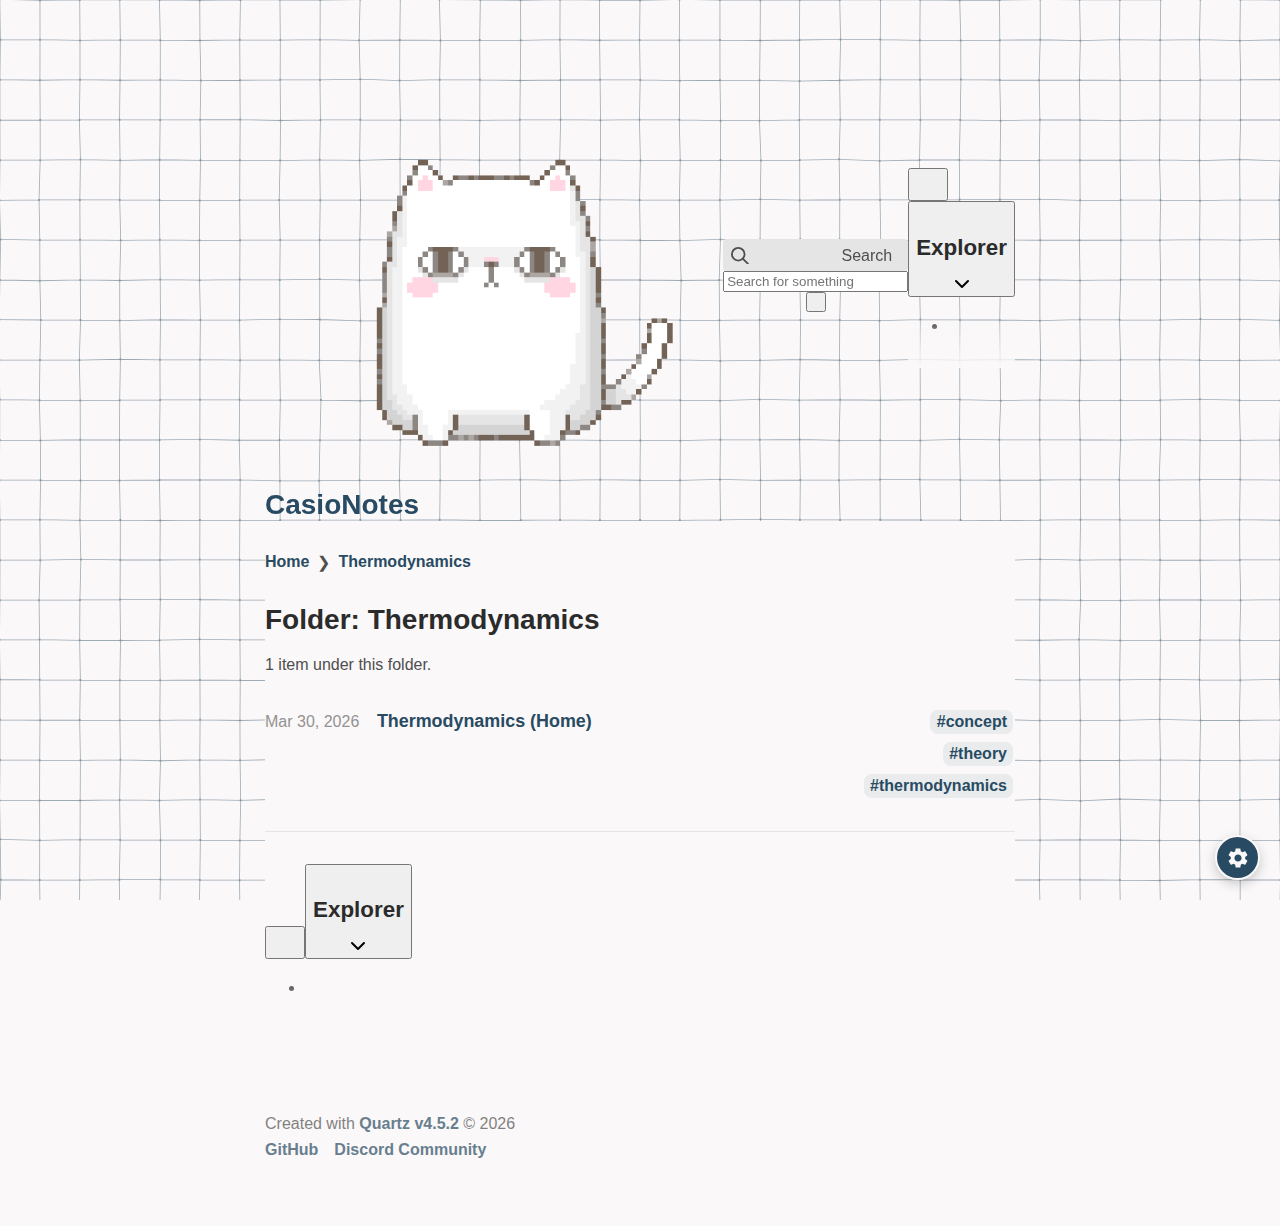
<file: Thermodynamics/index.html>
<!DOCTYPE html>
<html lang="en" dir="ltr"><head><title>Folder: Thermodynamics</title><meta charset="utf-8"/><link rel="preconnect" href="https://fonts.googleapis.com"/><link rel="preconnect" href="https://fonts.gstatic.com"/><link rel="stylesheet" href="https://fonts.googleapis.com/css2?family=IM Fell English:wght@400;700&amp;family=Space Grotesk:ital,wght@0,400;0,600;1,400;1,600&amp;family=Space Mono:wght@400;600&amp;display=swap"/><link rel="preconnect" href="https://cdnjs.cloudflare.com" crossorigin="anonymous"/><meta name="viewport" content="width=device-width, initial-scale=1.0"/><meta name="og:site_name" content="CasioNotes"/><meta property="og:title" content="Folder: Thermodynamics"/><meta property="og:type" content="website"/><meta name="twitter:card" content="summary_large_image"/><meta name="twitter:title" content="Folder: Thermodynamics"/><meta name="twitter:description" content="No description provided"/><meta property="og:description" content="No description provided"/><meta property="og:image:alt" content="No description provided"/><meta property="og:image" content="https://casiowave.github.io/casio-notes/static/og-image.png"/><meta property="og:image:url" content="https://casiowave.github.io/casio-notes/static/og-image.png"/><meta name="twitter:image" content="https://casiowave.github.io/casio-notes/static/og-image.png"/><meta property="og:image:type" content="image/.png"/><meta property="twitter:domain" content="casiowave.github.io/casio-notes"/><meta property="og:url" content="https://casiowave.github.io/casio-notes/Thermodynamics/index"/><meta property="twitter:url" content="https://casiowave.github.io/casio-notes/Thermodynamics/index"/><link rel="icon" href="../static/icon.gif"/><meta name="description" content="No description provided"/><meta name="generator" content="Quartz"/><link href="../index.css" rel="stylesheet" type="text/css" data-persist="true"/><style>.expand-button {
  position: absolute;
  display: flex;
  float: right;
  padding: 0.4rem;
  margin: 0.3rem;
  right: 0;
  color: var(--gray);
  border-color: var(--dark);
  background-color: var(--light);
  border: 1px solid;
  border-radius: 5px;
  opacity: 0;
  transition: 0.2s;
}
.expand-button > svg {
  fill: var(--light);
  filter: contrast(0.3);
}
.expand-button:hover {
  cursor: pointer;
  border-color: var(--secondary);
}
.expand-button:focus {
  outline: 0;
}

pre:hover > .expand-button {
  opacity: 1;
  transition: 0.2s;
}

#mermaid-container {
  position: fixed;
  contain: layout;
  z-index: 999;
  left: 0;
  top: 0;
  width: 100vw;
  height: 100vh;
  overflow: hidden;
  display: none;
  backdrop-filter: blur(4px);
  background: rgba(0, 0, 0, 0.5);
}
#mermaid-container.active {
  display: inline-block;
}
#mermaid-container > #mermaid-space {
  border: 1px solid var(--lightgray);
  background-color: var(--light);
  border-radius: 5px;
  position: fixed;
  top: 50%;
  left: 50%;
  transform: translate(-50%, -50%);
  height: 80vh;
  width: 80vw;
  overflow: hidden;
}
#mermaid-container > #mermaid-space > .mermaid-content {
  position: relative;
  transform-origin: 0 0;
  transition: transform 0.1s ease;
  overflow: visible;
  min-height: 200px;
  min-width: 200px;
}
#mermaid-container > #mermaid-space > .mermaid-content pre {
  margin: 0;
  border: none;
}
#mermaid-container > #mermaid-space > .mermaid-content svg {
  max-width: none;
  height: auto;
}
#mermaid-container > #mermaid-space > .mermaid-controls {
  position: absolute;
  bottom: 20px;
  right: 20px;
  display: flex;
  gap: 8px;
  padding: 8px;
  background: var(--light);
  border: 1px solid var(--lightgray);
  border-radius: 6px;
  box-shadow: 0 2px 4px rgba(0, 0, 0, 0.1);
  z-index: 2;
}
#mermaid-container > #mermaid-space > .mermaid-controls .mermaid-control-button {
  display: flex;
  align-items: center;
  justify-content: center;
  width: 32px;
  height: 32px;
  padding: 0;
  border: 1px solid var(--lightgray);
  background: var(--light);
  color: var(--dark);
  border-radius: 4px;
  cursor: pointer;
  font-size: 16px;
  font-family: var(--bodyFont);
  transition: all 0.2s ease;
}
#mermaid-container > #mermaid-space > .mermaid-controls .mermaid-control-button:hover {
  background: var(--lightgray);
}
#mermaid-container > #mermaid-space > .mermaid-controls .mermaid-control-button:active {
  transform: translateY(1px);
}
#mermaid-container > #mermaid-space > .mermaid-controls .mermaid-control-button:nth-child(2) {
  width: auto;
  padding: 0 12px;
  font-size: 14px;
}
/*# sourceMappingURL=[data-uri] */</style><script src="../prescript.js" type="application/javascript" data-persist="true"></script><script type="application/javascript" data-persist="true">const fetchData = fetch("../static/contentIndex.json").then(data => data.json())</script><link rel="alternate" type="application/rss+xml" title="RSS Feed" href="https://casiowave.github.io/casio-notes/index.xml"/><script src="../static/user_settings.js" defer></script><script src="../static/phonon-lattice.js" defer></script><script src="../static/sidenotes.js" defer></script></head><body data-slug="Thermodynamics/index"><div id="quartz-root" class="page"><div id="quartz-body"><div class="left sidebar"><h2 class="page-title"><a href=".."><img src="../static/title_icon.gif" class="page-title-icon" alt="Title Icon"/>CasioNotes</a></h2><div class="spacer mobile-only"></div><div class="flex-component" style="flex-direction: row; flex-wrap: nowrap; gap: 1rem;"><div style="flex-grow: 1; flex-shrink: 1; flex-basis: auto; order: 0; align-self: center; justify-self: center;"><div class="search"><button class="search-button"><svg role="img" xmlns="http://www.w3.org/2000/svg" viewBox="0 0 19.9 19.7"><title>Search</title><g class="search-path" fill="none"><path stroke-linecap="square" d="M18.5 18.3l-5.4-5.4"></path><circle cx="8" cy="8" r="7"></circle></g></svg><p>Search</p></button><div class="search-container"><div class="search-space"><input autocomplete="off" class="search-bar" name="search" type="text" aria-label="Search for something" placeholder="Search for something"/><div class="search-layout" data-preview="true"></div></div></div></div></div><div style="flex-grow: 0; flex-shrink: 1; flex-basis: auto; order: 0; align-self: center; justify-self: center;"><button class="darkmode"><svg xmlns="http://www.w3.org/2000/svg" xmlns:xlink="http://www.w3.org/1999/xlink" version="1.1" class="dayIcon" x="0px" y="0px" viewBox="0 0 35 35" style="enable-background:new 0 0 35 35" xml:space="preserve" aria-label="Dark mode"><title>Dark mode</title><path d="M6,17.5C6,16.672,5.328,16,4.5,16h-3C0.672,16,0,16.672,0,17.5    S0.672,19,1.5,19h3C5.328,19,6,18.328,6,17.5z M7.5,26c-0.414,0-0.789,0.168-1.061,0.439l-2,2C4.168,28.711,4,29.086,4,29.5    C4,30.328,4.671,31,5.5,31c0.414,0,0.789-0.168,1.06-0.44l2-2C8.832,28.289,9,27.914,9,27.5C9,26.672,8.329,26,7.5,26z M17.5,6    C18.329,6,19,5.328,19,4.5v-3C19,0.672,18.329,0,17.5,0S16,0.672,16,1.5v3C16,5.328,16.671,6,17.5,6z M27.5,9    c0.414,0,0.789-0.168,1.06-0.439l2-2C30.832,6.289,31,5.914,31,5.5C31,4.672,30.329,4,29.5,4c-0.414,0-0.789,0.168-1.061,0.44    l-2,2C26.168,6.711,26,7.086,26,7.5C26,8.328,26.671,9,27.5,9z M6.439,8.561C6.711,8.832,7.086,9,7.5,9C8.328,9,9,8.328,9,7.5    c0-0.414-0.168-0.789-0.439-1.061l-2-2C6.289,4.168,5.914,4,5.5,4C4.672,4,4,4.672,4,5.5c0,0.414,0.168,0.789,0.439,1.06    L6.439,8.561z M33.5,16h-3c-0.828,0-1.5,0.672-1.5,1.5s0.672,1.5,1.5,1.5h3c0.828,0,1.5-0.672,1.5-1.5S34.328,16,33.5,16z     M28.561,26.439C28.289,26.168,27.914,26,27.5,26c-0.828,0-1.5,0.672-1.5,1.5c0,0.414,0.168,0.789,0.439,1.06l2,2    C28.711,30.832,29.086,31,29.5,31c0.828,0,1.5-0.672,1.5-1.5c0-0.414-0.168-0.789-0.439-1.061L28.561,26.439z M17.5,29    c-0.829,0-1.5,0.672-1.5,1.5v3c0,0.828,0.671,1.5,1.5,1.5s1.5-0.672,1.5-1.5v-3C19,29.672,18.329,29,17.5,29z M17.5,7    C11.71,7,7,11.71,7,17.5S11.71,28,17.5,28S28,23.29,28,17.5S23.29,7,17.5,7z M17.5,25c-4.136,0-7.5-3.364-7.5-7.5    c0-4.136,3.364-7.5,7.5-7.5c4.136,0,7.5,3.364,7.5,7.5C25,21.636,21.636,25,17.5,25z"></path></svg><svg xmlns="http://www.w3.org/2000/svg" xmlns:xlink="http://www.w3.org/1999/xlink" version="1.1" class="nightIcon" x="0px" y="0px" viewBox="0 0 100 100" style="enable-background:new 0 0 100 100" xml:space="preserve" aria-label="Light mode"><title>Light mode</title><path d="M96.76,66.458c-0.853-0.852-2.15-1.064-3.23-0.534c-6.063,2.991-12.858,4.571-19.655,4.571  C62.022,70.495,50.88,65.88,42.5,57.5C29.043,44.043,25.658,23.536,34.076,6.47c0.532-1.08,0.318-2.379-0.534-3.23  c-0.851-0.852-2.15-1.064-3.23-0.534c-4.918,2.427-9.375,5.619-13.246,9.491c-9.447,9.447-14.65,22.008-14.65,35.369  c0,13.36,5.203,25.921,14.65,35.368s22.008,14.65,35.368,14.65c13.361,0,25.921-5.203,35.369-14.65  c3.872-3.871,7.064-8.328,9.491-13.246C97.826,68.608,97.611,67.309,96.76,66.458z"></path></svg></button></div></div><div class="explorer" data-behavior="link" data-collapsed="collapsed" data-savestate="true" data-data-fns="{&quot;order&quot;:[&quot;filter&quot;,&quot;map&quot;,&quot;sort&quot;],&quot;sortFn&quot;:&quot;(a,b)=>!a.isFolder&amp;&amp;!b.isFolder||a.isFolder&amp;&amp;b.isFolder?a.displayName.localeCompare(b.displayName,void 0,{numeric:!0,sensitivity:\&quot;base\&quot;}):!a.isFolder&amp;&amp;b.isFolder?1:-1&quot;,&quot;filterFn&quot;:&quot;node=>node.slugSegment!==\&quot;tags\&quot;&quot;,&quot;mapFn&quot;:&quot;node=>node&quot;}"><button type="button" class="explorer-toggle mobile-explorer hide-until-loaded" data-mobile="true" aria-controls="explorer-83"><svg xmlns="http://www.w3.org/2000/svg" width="24" height="24" viewBox="0 0 24 24" stroke-width="2" stroke-linecap="round" stroke-linejoin="round" class="lucide-menu"><line x1="4" x2="20" y1="12" y2="12"></line><line x1="4" x2="20" y1="6" y2="6"></line><line x1="4" x2="20" y1="18" y2="18"></line></svg></button><button type="button" class="title-button explorer-toggle desktop-explorer" data-mobile="false" aria-expanded="true"><h2>Explorer</h2><svg xmlns="http://www.w3.org/2000/svg" width="14" height="14" viewBox="5 8 14 8" fill="none" stroke="currentColor" stroke-width="2" stroke-linecap="round" stroke-linejoin="round" class="fold"><polyline points="6 9 12 15 18 9"></polyline></svg></button><div id="explorer-83" class="explorer-content" aria-expanded="false" role="group"><ul class="explorer-ul overflow" id="list-4"><li class="overflow-end"></li></ul></div><template id="template-file"><li><a href="#"></a></li></template><template id="template-folder"><li><div class="folder-container"><svg xmlns="http://www.w3.org/2000/svg" width="12" height="12" viewBox="5 8 14 8" fill="none" stroke="currentColor" stroke-width="2" stroke-linecap="round" stroke-linejoin="round" class="folder-icon"><polyline points="6 9 12 15 18 9"></polyline></svg><div><button class="folder-button"><span class="folder-title"></span></button></div></div><div class="folder-outer"><ul class="content"></ul></div></li></template></div></div><div class="center"><div class="page-header"><div class="popover-hint"><nav class="breadcrumb-container" aria-label="breadcrumbs"><div class="breadcrumb-element"><a href="../">Home</a><p> ❯ </p></div><div class="breadcrumb-element"><a href>Thermodynamics</a></div></nav><h1 class="article-title">Folder: Thermodynamics</h1></div></div><div class="popover-hint"><article class></article><div class="page-listing"><p>1 item under this folder.</p><div><ul class="section-ul"><li class="section-li"><div class="section"><p class="meta"><time datetime="2026-03-29T18:30:00.000Z">Mar 30, 2026</time></p><div class="desc"><h3><a href="../Thermodynamics/Thermodynamics-(Home)" class="internal">Thermodynamics (Home)</a></h3></div><ul class="tags"><li><a class="internal tag-link" href="../tags/concept">concept</a></li><li><a class="internal tag-link" href="../tags/theory">theory</a></li><li><a class="internal tag-link" href="../tags/thermodynamics">thermodynamics</a></li></ul></div></li></ul></div></div></div><hr/><div class="page-footer"><div class="explorer mobile-only" data-behavior="link" data-collapsed="collapsed" data-savestate="true" data-data-fns="{&quot;order&quot;:[&quot;filter&quot;,&quot;map&quot;,&quot;sort&quot;],&quot;sortFn&quot;:&quot;(a,b)=>!a.isFolder&amp;&amp;!b.isFolder||a.isFolder&amp;&amp;b.isFolder?a.displayName.localeCompare(b.displayName,void 0,{numeric:!0,sensitivity:\&quot;base\&quot;}):!a.isFolder&amp;&amp;b.isFolder?1:-1&quot;,&quot;filterFn&quot;:&quot;node=>node.slugSegment!==\&quot;tags\&quot;&quot;,&quot;mapFn&quot;:&quot;node=>node&quot;}"><button type="button" class="explorer-toggle mobile-explorer hide-until-loaded" data-mobile="true" aria-controls="explorer-84"><svg xmlns="http://www.w3.org/2000/svg" width="24" height="24" viewBox="0 0 24 24" stroke-width="2" stroke-linecap="round" stroke-linejoin="round" class="lucide-menu"><line x1="4" x2="20" y1="12" y2="12"></line><line x1="4" x2="20" y1="6" y2="6"></line><line x1="4" x2="20" y1="18" y2="18"></line></svg></button><button type="button" class="title-button explorer-toggle desktop-explorer" data-mobile="false" aria-expanded="true"><h2>Explorer</h2><svg xmlns="http://www.w3.org/2000/svg" width="14" height="14" viewBox="5 8 14 8" fill="none" stroke="currentColor" stroke-width="2" stroke-linecap="round" stroke-linejoin="round" class="fold"><polyline points="6 9 12 15 18 9"></polyline></svg></button><div id="explorer-84" class="explorer-content" aria-expanded="false" role="group"><ul class="explorer-ul overflow" id="list-0"><li class="overflow-end"></li></ul></div><template id="template-file"><li><a href="#"></a></li></template><template id="template-folder"><li><div class="folder-container"><svg xmlns="http://www.w3.org/2000/svg" width="12" height="12" viewBox="5 8 14 8" fill="none" stroke="currentColor" stroke-width="2" stroke-linecap="round" stroke-linejoin="round" class="folder-icon"><polyline points="6 9 12 15 18 9"></polyline></svg><div><button class="folder-button"><span class="folder-title"></span></button></div></div><div class="folder-outer"><ul class="content"></ul></div></li></template></div></div></div><div class="right sidebar"></div><footer class><p>Created with <a href="https://quartz.jzhao.xyz/">Quartz v4.5.2</a> © 2026</p><ul><li><a href="https://github.com/jackyzha0/quartz">GitHub</a></li><li><a href="https://discord.gg/cRFFHYye7t">Discord Community</a></li></ul></footer></div></div></body><script type="application/javascript" data-persist="true">function n(){let t=this.parentElement;t.classList.toggle("is-collapsed");let e=t.getElementsByClassName("callout-content")[0];if(!e)return;let l=t.classList.contains("is-collapsed");e.style.gridTemplateRows=l?"0fr":"1fr"}function c(){let t=document.getElementsByClassName("callout is-collapsible");for(let e of t){let l=e.getElementsByClassName("callout-title")[0],s=e.getElementsByClassName("callout-content")[0];if(!l||!s)continue;l.addEventListener("click",n),window.addCleanup(()=>l.removeEventListener("click",n));let o=e.classList.contains("is-collapsed");s.style.gridTemplateRows=o?"0fr":"1fr"}}document.addEventListener("nav",c);
</script><script type="module" data-persist="true">function E(a,e){if(!a)return;function t(o){o.target===this&&(o.preventDefault(),o.stopPropagation(),e())}function n(o){o.key.startsWith("Esc")&&(o.preventDefault(),e())}a?.addEventListener("click",t),window.addCleanup(()=>a?.removeEventListener("click",t)),document.addEventListener("keydown",n),window.addCleanup(()=>document.removeEventListener("keydown",n))}function f(a){for(;a.firstChild;)a.removeChild(a.firstChild)}var m=class{constructor(e,t){this.container=e;this.content=t;this.setupEventListeners(),this.setupNavigationControls(),this.resetTransform()}isDragging=!1;startPan={x:0,y:0};currentPan={x:0,y:0};scale=1;MIN_SCALE=.5;MAX_SCALE=3;cleanups=[];setupEventListeners(){let e=this.onMouseDown.bind(this),t=this.onMouseMove.bind(this),n=this.onMouseUp.bind(this),o=this.onTouchStart.bind(this),r=this.onTouchMove.bind(this),i=this.onTouchEnd.bind(this),s=this.resetTransform.bind(this);this.container.addEventListener("mousedown",e),document.addEventListener("mousemove",t),document.addEventListener("mouseup",n),this.container.addEventListener("touchstart",o,{passive:!1}),document.addEventListener("touchmove",r,{passive:!1}),document.addEventListener("touchend",i),window.addEventListener("resize",s),this.cleanups.push(()=>this.container.removeEventListener("mousedown",e),()=>document.removeEventListener("mousemove",t),()=>document.removeEventListener("mouseup",n),()=>this.container.removeEventListener("touchstart",o),()=>document.removeEventListener("touchmove",r),()=>document.removeEventListener("touchend",i),()=>window.removeEventListener("resize",s))}cleanup(){for(let e of this.cleanups)e()}setupNavigationControls(){let e=document.createElement("div");e.className="mermaid-controls";let t=this.createButton("+",()=>this.zoom(.1)),n=this.createButton("-",()=>this.zoom(-.1)),o=this.createButton("Reset",()=>this.resetTransform());e.appendChild(n),e.appendChild(o),e.appendChild(t),this.container.appendChild(e)}createButton(e,t){let n=document.createElement("button");return n.textContent=e,n.className="mermaid-control-button",n.addEventListener("click",t),window.addCleanup(()=>n.removeEventListener("click",t)),n}onMouseDown(e){e.button===0&&(this.isDragging=!0,this.startPan={x:e.clientX-this.currentPan.x,y:e.clientY-this.currentPan.y},this.container.style.cursor="grabbing")}onMouseMove(e){this.isDragging&&(e.preventDefault(),this.currentPan={x:e.clientX-this.startPan.x,y:e.clientY-this.startPan.y},this.updateTransform())}onMouseUp(){this.isDragging=!1,this.container.style.cursor="grab"}onTouchStart(e){if(e.touches.length!==1)return;this.isDragging=!0;let t=e.touches[0];this.startPan={x:t.clientX-this.currentPan.x,y:t.clientY-this.currentPan.y}}onTouchMove(e){if(!this.isDragging||e.touches.length!==1)return;e.preventDefault();let t=e.touches[0];this.currentPan={x:t.clientX-this.startPan.x,y:t.clientY-this.startPan.y},this.updateTransform()}onTouchEnd(){this.isDragging=!1}zoom(e){let t=Math.min(Math.max(this.scale+e,this.MIN_SCALE),this.MAX_SCALE),n=this.content.getBoundingClientRect(),o=n.width/2,r=n.height/2,i=t-this.scale;this.currentPan.x-=o*i,this.currentPan.y-=r*i,this.scale=t,this.updateTransform()}updateTransform(){this.content.style.transform=`translate(${this.currentPan.x}px, ${this.currentPan.y}px) scale(${this.scale})`}resetTransform(){let t=this.content.querySelector("svg").getBoundingClientRect(),n=t.width/this.scale,o=t.height/this.scale;this.scale=1,this.currentPan={x:(this.container.clientWidth-n)/2,y:(this.container.clientHeight-o)/2},this.updateTransform()}},T=["--secondary","--tertiary","--gray","--light","--lightgray","--highlight","--dark","--darkgray","--codeFont"],y;document.addEventListener("nav",async()=>{let e=document.querySelector(".center").querySelectorAll("code.mermaid");if(e.length===0)return;y||=await import("https://cdnjs.cloudflare.com/ajax/libs/mermaid/11.4.0/mermaid.esm.min.mjs");let t=y.default,n=new WeakMap;for(let r of e)n.set(r,r.innerText);async function o(){for(let s of e){s.removeAttribute("data-processed");let c=n.get(s);c&&(s.innerHTML=c)}let r=T.reduce((s,c)=>(s[c]=window.getComputedStyle(document.documentElement).getPropertyValue(c),s),{}),i=document.documentElement.getAttribute("saved-theme")==="dark";t.initialize({startOnLoad:!1,securityLevel:"loose",theme:i?"dark":"base",themeVariables:{fontFamily:r["--codeFont"],primaryColor:r["--light"],primaryTextColor:r["--darkgray"],primaryBorderColor:r["--tertiary"],lineColor:r["--darkgray"],secondaryColor:r["--secondary"],tertiaryColor:r["--tertiary"],clusterBkg:r["--light"],edgeLabelBackground:r["--highlight"]}}),await t.run({nodes:e})}await o(),document.addEventListener("themechange",o),window.addCleanup(()=>document.removeEventListener("themechange",o));for(let r=0;r<e.length;r++){let v=function(){let g=l.querySelector("#mermaid-space"),h=l.querySelector(".mermaid-content");if(!h)return;f(h);let w=i.querySelector("svg").cloneNode(!0);h.appendChild(w),l.classList.add("active"),g.style.cursor="grab",u=new m(g,h)},M=function(){l.classList.remove("active"),u?.cleanup(),u=null},i=e[r],s=i.parentElement,c=s.querySelector(".clipboard-button"),d=s.querySelector(".expand-button"),p=window.getComputedStyle(c),L=c.offsetWidth+parseFloat(p.marginLeft||"0")+parseFloat(p.marginRight||"0");d.style.right=`calc(${L}px + 0.3rem)`,s.prepend(d);let l=s.querySelector("#mermaid-container");if(!l)return;let u=null;d.addEventListener("click",v),E(l,M),window.addCleanup(()=>{u?.cleanup(),d.removeEventListener("click",v)})}});
</script><script src="../postscript.js" type="module" data-persist="true"></script></html>
</file>
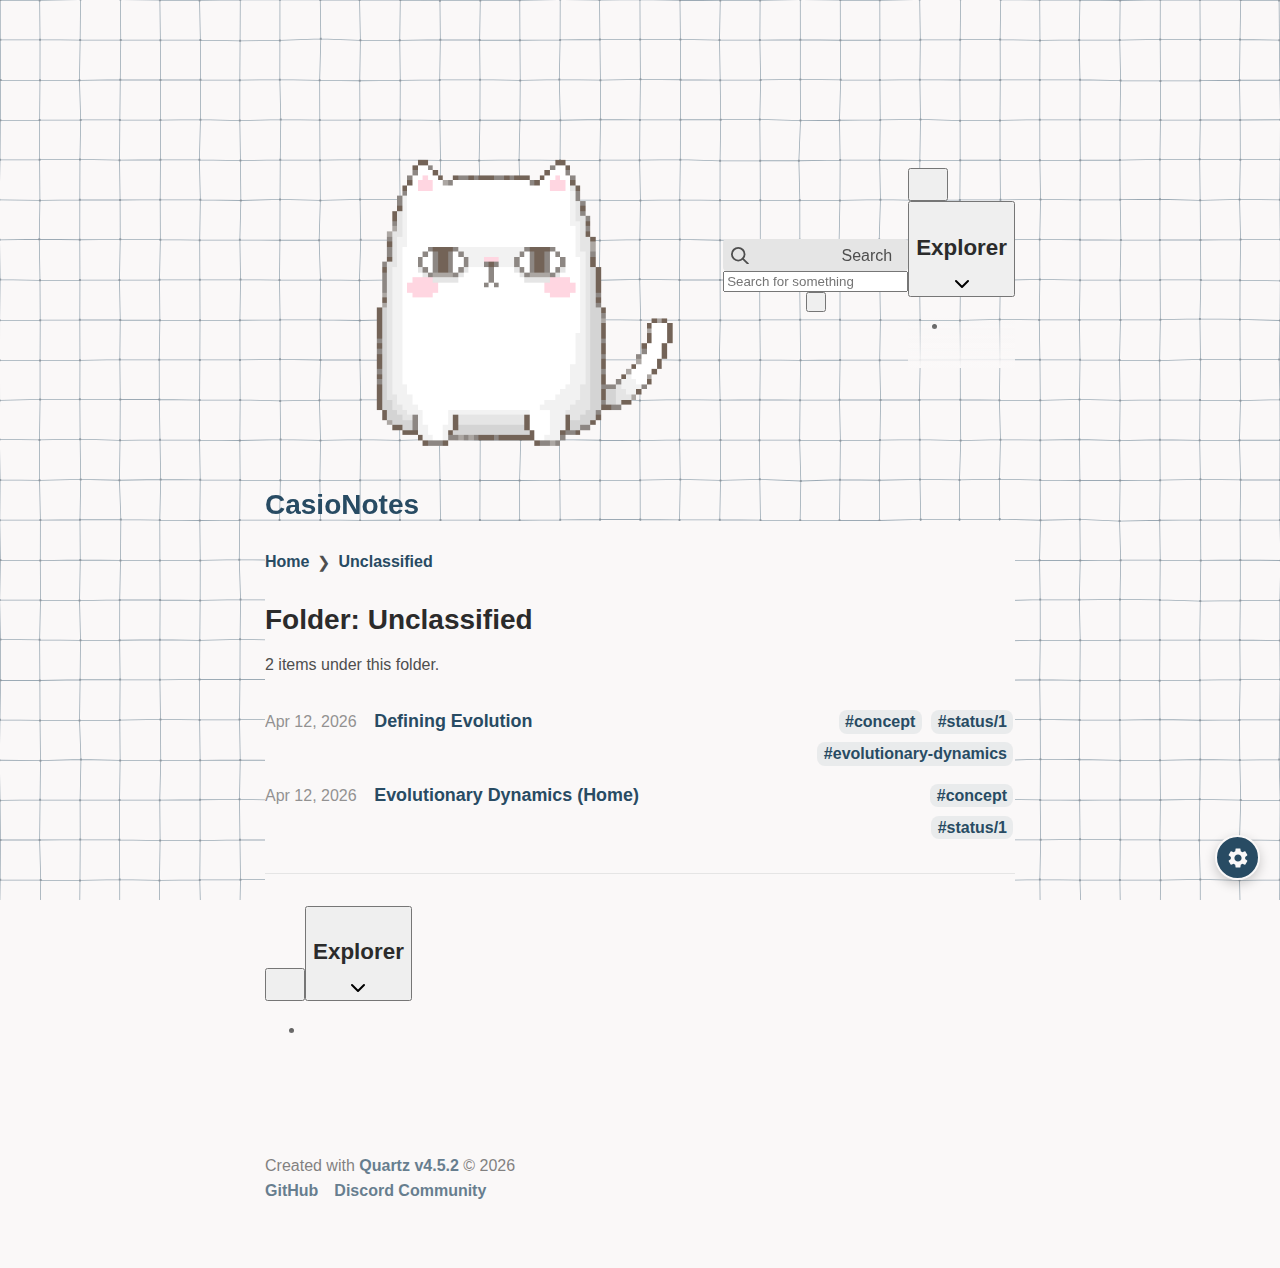
<file: Unclassified/index.html>
<!DOCTYPE html>
<html lang="en" dir="ltr"><head><title>Folder: Unclassified</title><meta charset="utf-8"/><link rel="preconnect" href="https://fonts.googleapis.com"/><link rel="preconnect" href="https://fonts.gstatic.com"/><link rel="stylesheet" href="https://fonts.googleapis.com/css2?family=IM Fell English:wght@400;700&amp;family=Space Grotesk:ital,wght@0,400;0,600;1,400;1,600&amp;family=Space Mono:wght@400;600&amp;display=swap"/><link rel="preconnect" href="https://cdnjs.cloudflare.com" crossorigin="anonymous"/><meta name="viewport" content="width=device-width, initial-scale=1.0"/><meta name="og:site_name" content="CasioNotes"/><meta property="og:title" content="Folder: Unclassified"/><meta property="og:type" content="website"/><meta name="twitter:card" content="summary_large_image"/><meta name="twitter:title" content="Folder: Unclassified"/><meta name="twitter:description" content="No description provided"/><meta property="og:description" content="No description provided"/><meta property="og:image:alt" content="No description provided"/><meta property="og:image" content="https://casiowave.github.io/casio-notes/static/og-image.png"/><meta property="og:image:url" content="https://casiowave.github.io/casio-notes/static/og-image.png"/><meta name="twitter:image" content="https://casiowave.github.io/casio-notes/static/og-image.png"/><meta property="og:image:type" content="image/.png"/><meta property="twitter:domain" content="casiowave.github.io/casio-notes"/><meta property="og:url" content="https://casiowave.github.io/casio-notes/Unclassified/index"/><meta property="twitter:url" content="https://casiowave.github.io/casio-notes/Unclassified/index"/><link rel="icon" href="../static/icon.gif"/><meta name="description" content="No description provided"/><meta name="generator" content="Quartz"/><link href="../index.css" rel="stylesheet" type="text/css" data-persist="true"/><style>.expand-button {
  position: absolute;
  display: flex;
  float: right;
  padding: 0.4rem;
  margin: 0.3rem;
  right: 0;
  color: var(--gray);
  border-color: var(--dark);
  background-color: var(--light);
  border: 1px solid;
  border-radius: 5px;
  opacity: 0;
  transition: 0.2s;
}
.expand-button > svg {
  fill: var(--light);
  filter: contrast(0.3);
}
.expand-button:hover {
  cursor: pointer;
  border-color: var(--secondary);
}
.expand-button:focus {
  outline: 0;
}

pre:hover > .expand-button {
  opacity: 1;
  transition: 0.2s;
}

#mermaid-container {
  position: fixed;
  contain: layout;
  z-index: 999;
  left: 0;
  top: 0;
  width: 100vw;
  height: 100vh;
  overflow: hidden;
  display: none;
  backdrop-filter: blur(4px);
  background: rgba(0, 0, 0, 0.5);
}
#mermaid-container.active {
  display: inline-block;
}
#mermaid-container > #mermaid-space {
  border: 1px solid var(--lightgray);
  background-color: var(--light);
  border-radius: 5px;
  position: fixed;
  top: 50%;
  left: 50%;
  transform: translate(-50%, -50%);
  height: 80vh;
  width: 80vw;
  overflow: hidden;
}
#mermaid-container > #mermaid-space > .mermaid-content {
  position: relative;
  transform-origin: 0 0;
  transition: transform 0.1s ease;
  overflow: visible;
  min-height: 200px;
  min-width: 200px;
}
#mermaid-container > #mermaid-space > .mermaid-content pre {
  margin: 0;
  border: none;
}
#mermaid-container > #mermaid-space > .mermaid-content svg {
  max-width: none;
  height: auto;
}
#mermaid-container > #mermaid-space > .mermaid-controls {
  position: absolute;
  bottom: 20px;
  right: 20px;
  display: flex;
  gap: 8px;
  padding: 8px;
  background: var(--light);
  border: 1px solid var(--lightgray);
  border-radius: 6px;
  box-shadow: 0 2px 4px rgba(0, 0, 0, 0.1);
  z-index: 2;
}
#mermaid-container > #mermaid-space > .mermaid-controls .mermaid-control-button {
  display: flex;
  align-items: center;
  justify-content: center;
  width: 32px;
  height: 32px;
  padding: 0;
  border: 1px solid var(--lightgray);
  background: var(--light);
  color: var(--dark);
  border-radius: 4px;
  cursor: pointer;
  font-size: 16px;
  font-family: var(--bodyFont);
  transition: all 0.2s ease;
}
#mermaid-container > #mermaid-space > .mermaid-controls .mermaid-control-button:hover {
  background: var(--lightgray);
}
#mermaid-container > #mermaid-space > .mermaid-controls .mermaid-control-button:active {
  transform: translateY(1px);
}
#mermaid-container > #mermaid-space > .mermaid-controls .mermaid-control-button:nth-child(2) {
  width: auto;
  padding: 0 12px;
  font-size: 14px;
}
/*# sourceMappingURL=[data-uri] */</style><script src="../prescript.js" type="application/javascript" data-persist="true"></script><script type="application/javascript" data-persist="true">const fetchData = fetch("../static/contentIndex.json").then(data => data.json())</script><link rel="alternate" type="application/rss+xml" title="RSS Feed" href="https://casiowave.github.io/casio-notes/index.xml"/><script src="../static/user_settings.js" defer></script><script src="../static/phonon-lattice.js" defer></script><script src="../static/sidenotes.js" defer></script></head><body data-slug="Unclassified/index"><div id="quartz-root" class="page"><div id="quartz-body"><div class="left sidebar"><h2 class="page-title"><a href=".."><img src="../static/title_icon.gif" class="page-title-icon" alt="Title Icon"/>CasioNotes</a></h2><div class="spacer mobile-only"></div><div class="flex-component" style="flex-direction: row; flex-wrap: nowrap; gap: 1rem;"><div style="flex-grow: 1; flex-shrink: 1; flex-basis: auto; order: 0; align-self: center; justify-self: center;"><div class="search"><button class="search-button"><svg role="img" xmlns="http://www.w3.org/2000/svg" viewBox="0 0 19.9 19.7"><title>Search</title><g class="search-path" fill="none"><path stroke-linecap="square" d="M18.5 18.3l-5.4-5.4"></path><circle cx="8" cy="8" r="7"></circle></g></svg><p>Search</p></button><div class="search-container"><div class="search-space"><input autocomplete="off" class="search-bar" name="search" type="text" aria-label="Search for something" placeholder="Search for something"/><div class="search-layout" data-preview="true"></div></div></div></div></div><div style="flex-grow: 0; flex-shrink: 1; flex-basis: auto; order: 0; align-self: center; justify-self: center;"><button class="darkmode"><svg xmlns="http://www.w3.org/2000/svg" xmlns:xlink="http://www.w3.org/1999/xlink" version="1.1" class="dayIcon" x="0px" y="0px" viewBox="0 0 35 35" style="enable-background:new 0 0 35 35" xml:space="preserve" aria-label="Dark mode"><title>Dark mode</title><path d="M6,17.5C6,16.672,5.328,16,4.5,16h-3C0.672,16,0,16.672,0,17.5    S0.672,19,1.5,19h3C5.328,19,6,18.328,6,17.5z M7.5,26c-0.414,0-0.789,0.168-1.061,0.439l-2,2C4.168,28.711,4,29.086,4,29.5    C4,30.328,4.671,31,5.5,31c0.414,0,0.789-0.168,1.06-0.44l2-2C8.832,28.289,9,27.914,9,27.5C9,26.672,8.329,26,7.5,26z M17.5,6    C18.329,6,19,5.328,19,4.5v-3C19,0.672,18.329,0,17.5,0S16,0.672,16,1.5v3C16,5.328,16.671,6,17.5,6z M27.5,9    c0.414,0,0.789-0.168,1.06-0.439l2-2C30.832,6.289,31,5.914,31,5.5C31,4.672,30.329,4,29.5,4c-0.414,0-0.789,0.168-1.061,0.44    l-2,2C26.168,6.711,26,7.086,26,7.5C26,8.328,26.671,9,27.5,9z M6.439,8.561C6.711,8.832,7.086,9,7.5,9C8.328,9,9,8.328,9,7.5    c0-0.414-0.168-0.789-0.439-1.061l-2-2C6.289,4.168,5.914,4,5.5,4C4.672,4,4,4.672,4,5.5c0,0.414,0.168,0.789,0.439,1.06    L6.439,8.561z M33.5,16h-3c-0.828,0-1.5,0.672-1.5,1.5s0.672,1.5,1.5,1.5h3c0.828,0,1.5-0.672,1.5-1.5S34.328,16,33.5,16z     M28.561,26.439C28.289,26.168,27.914,26,27.5,26c-0.828,0-1.5,0.672-1.5,1.5c0,0.414,0.168,0.789,0.439,1.06l2,2    C28.711,30.832,29.086,31,29.5,31c0.828,0,1.5-0.672,1.5-1.5c0-0.414-0.168-0.789-0.439-1.061L28.561,26.439z M17.5,29    c-0.829,0-1.5,0.672-1.5,1.5v3c0,0.828,0.671,1.5,1.5,1.5s1.5-0.672,1.5-1.5v-3C19,29.672,18.329,29,17.5,29z M17.5,7    C11.71,7,7,11.71,7,17.5S11.71,28,17.5,28S28,23.29,28,17.5S23.29,7,17.5,7z M17.5,25c-4.136,0-7.5-3.364-7.5-7.5    c0-4.136,3.364-7.5,7.5-7.5c4.136,0,7.5,3.364,7.5,7.5C25,21.636,21.636,25,17.5,25z"></path></svg><svg xmlns="http://www.w3.org/2000/svg" xmlns:xlink="http://www.w3.org/1999/xlink" version="1.1" class="nightIcon" x="0px" y="0px" viewBox="0 0 100 100" style="enable-background:new 0 0 100 100" xml:space="preserve" aria-label="Light mode"><title>Light mode</title><path d="M96.76,66.458c-0.853-0.852-2.15-1.064-3.23-0.534c-6.063,2.991-12.858,4.571-19.655,4.571  C62.022,70.495,50.88,65.88,42.5,57.5C29.043,44.043,25.658,23.536,34.076,6.47c0.532-1.08,0.318-2.379-0.534-3.23  c-0.851-0.852-2.15-1.064-3.23-0.534c-4.918,2.427-9.375,5.619-13.246,9.491c-9.447,9.447-14.65,22.008-14.65,35.369  c0,13.36,5.203,25.921,14.65,35.368s22.008,14.65,35.368,14.65c13.361,0,25.921-5.203,35.369-14.65  c3.872-3.871,7.064-8.328,9.491-13.246C97.826,68.608,97.611,67.309,96.76,66.458z"></path></svg></button></div></div><div class="explorer" data-behavior="link" data-collapsed="collapsed" data-savestate="true" data-data-fns="{&quot;order&quot;:[&quot;filter&quot;,&quot;map&quot;,&quot;sort&quot;],&quot;sortFn&quot;:&quot;(a,b)=>!a.isFolder&amp;&amp;!b.isFolder||a.isFolder&amp;&amp;b.isFolder?a.displayName.localeCompare(b.displayName,void 0,{numeric:!0,sensitivity:\&quot;base\&quot;}):!a.isFolder&amp;&amp;b.isFolder?1:-1&quot;,&quot;filterFn&quot;:&quot;node=>node.slugSegment!==\&quot;tags\&quot;&quot;,&quot;mapFn&quot;:&quot;node=>node&quot;}"><button type="button" class="explorer-toggle mobile-explorer hide-until-loaded" data-mobile="true" aria-controls="explorer-91"><svg xmlns="http://www.w3.org/2000/svg" width="24" height="24" viewBox="0 0 24 24" stroke-width="2" stroke-linecap="round" stroke-linejoin="round" class="lucide-menu"><line x1="4" x2="20" y1="12" y2="12"></line><line x1="4" x2="20" y1="6" y2="6"></line><line x1="4" x2="20" y1="18" y2="18"></line></svg></button><button type="button" class="title-button explorer-toggle desktop-explorer" data-mobile="false" aria-expanded="true"><h2>Explorer</h2><svg xmlns="http://www.w3.org/2000/svg" width="14" height="14" viewBox="5 8 14 8" fill="none" stroke="currentColor" stroke-width="2" stroke-linecap="round" stroke-linejoin="round" class="fold"><polyline points="6 9 12 15 18 9"></polyline></svg></button><div id="explorer-91" class="explorer-content" aria-expanded="false" role="group"><ul class="explorer-ul overflow" id="list-4"><li class="overflow-end"></li></ul></div><template id="template-file"><li><a href="#"></a></li></template><template id="template-folder"><li><div class="folder-container"><svg xmlns="http://www.w3.org/2000/svg" width="12" height="12" viewBox="5 8 14 8" fill="none" stroke="currentColor" stroke-width="2" stroke-linecap="round" stroke-linejoin="round" class="folder-icon"><polyline points="6 9 12 15 18 9"></polyline></svg><div><button class="folder-button"><span class="folder-title"></span></button></div></div><div class="folder-outer"><ul class="content"></ul></div></li></template></div></div><div class="center"><div class="page-header"><div class="popover-hint"><nav class="breadcrumb-container" aria-label="breadcrumbs"><div class="breadcrumb-element"><a href="../">Home</a><p> ❯ </p></div><div class="breadcrumb-element"><a href>Unclassified</a></div></nav><h1 class="article-title">Folder: Unclassified</h1></div></div><div class="popover-hint"><article class></article><div class="page-listing"><p>2 items under this folder.</p><div><ul class="section-ul"><li class="section-li"><div class="section"><p class="meta"><time datetime="2026-04-11T18:30:00.000Z">Apr 12, 2026</time></p><div class="desc"><h3><a href="../Unclassified/Defining-Evolution" class="internal">Defining Evolution</a></h3></div><ul class="tags"><li><a class="internal tag-link" href="../tags/concept">concept</a></li><li><a class="internal tag-link" href="../tags/status/1">status/1</a></li><li><a class="internal tag-link" href="../tags/evolutionary-dynamics">evolutionary-dynamics</a></li></ul></div></li><li class="section-li"><div class="section"><p class="meta"><time datetime="2026-04-11T18:30:00.000Z">Apr 12, 2026</time></p><div class="desc"><h3><a href="../Unclassified/Evolutionary-Dynamics-(Home)" class="internal">Evolutionary Dynamics (Home)</a></h3></div><ul class="tags"><li><a class="internal tag-link" href="../tags/concept">concept</a></li><li><a class="internal tag-link" href="../tags/status/1">status/1</a></li></ul></div></li></ul></div></div></div><hr/><div class="page-footer"><div class="explorer mobile-only" data-behavior="link" data-collapsed="collapsed" data-savestate="true" data-data-fns="{&quot;order&quot;:[&quot;filter&quot;,&quot;map&quot;,&quot;sort&quot;],&quot;sortFn&quot;:&quot;(a,b)=>!a.isFolder&amp;&amp;!b.isFolder||a.isFolder&amp;&amp;b.isFolder?a.displayName.localeCompare(b.displayName,void 0,{numeric:!0,sensitivity:\&quot;base\&quot;}):!a.isFolder&amp;&amp;b.isFolder?1:-1&quot;,&quot;filterFn&quot;:&quot;node=>node.slugSegment!==\&quot;tags\&quot;&quot;,&quot;mapFn&quot;:&quot;node=>node&quot;}"><button type="button" class="explorer-toggle mobile-explorer hide-until-loaded" data-mobile="true" aria-controls="explorer-92"><svg xmlns="http://www.w3.org/2000/svg" width="24" height="24" viewBox="0 0 24 24" stroke-width="2" stroke-linecap="round" stroke-linejoin="round" class="lucide-menu"><line x1="4" x2="20" y1="12" y2="12"></line><line x1="4" x2="20" y1="6" y2="6"></line><line x1="4" x2="20" y1="18" y2="18"></line></svg></button><button type="button" class="title-button explorer-toggle desktop-explorer" data-mobile="false" aria-expanded="true"><h2>Explorer</h2><svg xmlns="http://www.w3.org/2000/svg" width="14" height="14" viewBox="5 8 14 8" fill="none" stroke="currentColor" stroke-width="2" stroke-linecap="round" stroke-linejoin="round" class="fold"><polyline points="6 9 12 15 18 9"></polyline></svg></button><div id="explorer-92" class="explorer-content" aria-expanded="false" role="group"><ul class="explorer-ul overflow" id="list-0"><li class="overflow-end"></li></ul></div><template id="template-file"><li><a href="#"></a></li></template><template id="template-folder"><li><div class="folder-container"><svg xmlns="http://www.w3.org/2000/svg" width="12" height="12" viewBox="5 8 14 8" fill="none" stroke="currentColor" stroke-width="2" stroke-linecap="round" stroke-linejoin="round" class="folder-icon"><polyline points="6 9 12 15 18 9"></polyline></svg><div><button class="folder-button"><span class="folder-title"></span></button></div></div><div class="folder-outer"><ul class="content"></ul></div></li></template></div><div class="giscus" data-repo="CasioWave/Casio-Notes" data-repo-id="R_kgDOOHBMaA" data-category="Announcements" data-category-id="DIC_kwDOOHBMaM4Cn6Gu" data-mapping="pathname" data-strict="0" data-reactions-enabled="1" data-input-position="top" data-light-theme="light" data-dark-theme="dark" data-theme-url="https://casiowave.github.io/casio-notes/static/giscus" data-lang="en"></div></div></div><div class="right sidebar"></div><footer class><p>Created with <a href="https://quartz.jzhao.xyz/">Quartz v4.5.2</a> © 2026</p><ul><li><a href="https://github.com/jackyzha0/quartz">GitHub</a></li><li><a href="https://discord.gg/cRFFHYye7t">Discord Community</a></li></ul></footer></div></div></body><script type="application/javascript" data-persist="true">function n(){let t=this.parentElement;t.classList.toggle("is-collapsed");let e=t.getElementsByClassName("callout-content")[0];if(!e)return;let l=t.classList.contains("is-collapsed");e.style.gridTemplateRows=l?"0fr":"1fr"}function c(){let t=document.getElementsByClassName("callout is-collapsible");for(let e of t){let l=e.getElementsByClassName("callout-title")[0],s=e.getElementsByClassName("callout-content")[0];if(!l||!s)continue;l.addEventListener("click",n),window.addCleanup(()=>l.removeEventListener("click",n));let o=e.classList.contains("is-collapsed");s.style.gridTemplateRows=o?"0fr":"1fr"}}document.addEventListener("nav",c);
</script><script type="module" data-persist="true">function E(a,e){if(!a)return;function t(o){o.target===this&&(o.preventDefault(),o.stopPropagation(),e())}function n(o){o.key.startsWith("Esc")&&(o.preventDefault(),e())}a?.addEventListener("click",t),window.addCleanup(()=>a?.removeEventListener("click",t)),document.addEventListener("keydown",n),window.addCleanup(()=>document.removeEventListener("keydown",n))}function f(a){for(;a.firstChild;)a.removeChild(a.firstChild)}var m=class{constructor(e,t){this.container=e;this.content=t;this.setupEventListeners(),this.setupNavigationControls(),this.resetTransform()}isDragging=!1;startPan={x:0,y:0};currentPan={x:0,y:0};scale=1;MIN_SCALE=.5;MAX_SCALE=3;cleanups=[];setupEventListeners(){let e=this.onMouseDown.bind(this),t=this.onMouseMove.bind(this),n=this.onMouseUp.bind(this),o=this.onTouchStart.bind(this),r=this.onTouchMove.bind(this),i=this.onTouchEnd.bind(this),s=this.resetTransform.bind(this);this.container.addEventListener("mousedown",e),document.addEventListener("mousemove",t),document.addEventListener("mouseup",n),this.container.addEventListener("touchstart",o,{passive:!1}),document.addEventListener("touchmove",r,{passive:!1}),document.addEventListener("touchend",i),window.addEventListener("resize",s),this.cleanups.push(()=>this.container.removeEventListener("mousedown",e),()=>document.removeEventListener("mousemove",t),()=>document.removeEventListener("mouseup",n),()=>this.container.removeEventListener("touchstart",o),()=>document.removeEventListener("touchmove",r),()=>document.removeEventListener("touchend",i),()=>window.removeEventListener("resize",s))}cleanup(){for(let e of this.cleanups)e()}setupNavigationControls(){let e=document.createElement("div");e.className="mermaid-controls";let t=this.createButton("+",()=>this.zoom(.1)),n=this.createButton("-",()=>this.zoom(-.1)),o=this.createButton("Reset",()=>this.resetTransform());e.appendChild(n),e.appendChild(o),e.appendChild(t),this.container.appendChild(e)}createButton(e,t){let n=document.createElement("button");return n.textContent=e,n.className="mermaid-control-button",n.addEventListener("click",t),window.addCleanup(()=>n.removeEventListener("click",t)),n}onMouseDown(e){e.button===0&&(this.isDragging=!0,this.startPan={x:e.clientX-this.currentPan.x,y:e.clientY-this.currentPan.y},this.container.style.cursor="grabbing")}onMouseMove(e){this.isDragging&&(e.preventDefault(),this.currentPan={x:e.clientX-this.startPan.x,y:e.clientY-this.startPan.y},this.updateTransform())}onMouseUp(){this.isDragging=!1,this.container.style.cursor="grab"}onTouchStart(e){if(e.touches.length!==1)return;this.isDragging=!0;let t=e.touches[0];this.startPan={x:t.clientX-this.currentPan.x,y:t.clientY-this.currentPan.y}}onTouchMove(e){if(!this.isDragging||e.touches.length!==1)return;e.preventDefault();let t=e.touches[0];this.currentPan={x:t.clientX-this.startPan.x,y:t.clientY-this.startPan.y},this.updateTransform()}onTouchEnd(){this.isDragging=!1}zoom(e){let t=Math.min(Math.max(this.scale+e,this.MIN_SCALE),this.MAX_SCALE),n=this.content.getBoundingClientRect(),o=n.width/2,r=n.height/2,i=t-this.scale;this.currentPan.x-=o*i,this.currentPan.y-=r*i,this.scale=t,this.updateTransform()}updateTransform(){this.content.style.transform=`translate(${this.currentPan.x}px, ${this.currentPan.y}px) scale(${this.scale})`}resetTransform(){let t=this.content.querySelector("svg").getBoundingClientRect(),n=t.width/this.scale,o=t.height/this.scale;this.scale=1,this.currentPan={x:(this.container.clientWidth-n)/2,y:(this.container.clientHeight-o)/2},this.updateTransform()}},T=["--secondary","--tertiary","--gray","--light","--lightgray","--highlight","--dark","--darkgray","--codeFont"],y;document.addEventListener("nav",async()=>{let e=document.querySelector(".center").querySelectorAll("code.mermaid");if(e.length===0)return;y||=await import("https://cdnjs.cloudflare.com/ajax/libs/mermaid/11.4.0/mermaid.esm.min.mjs");let t=y.default,n=new WeakMap;for(let r of e)n.set(r,r.innerText);async function o(){for(let s of e){s.removeAttribute("data-processed");let c=n.get(s);c&&(s.innerHTML=c)}let r=T.reduce((s,c)=>(s[c]=window.getComputedStyle(document.documentElement).getPropertyValue(c),s),{}),i=document.documentElement.getAttribute("saved-theme")==="dark";t.initialize({startOnLoad:!1,securityLevel:"loose",theme:i?"dark":"base",themeVariables:{fontFamily:r["--codeFont"],primaryColor:r["--light"],primaryTextColor:r["--darkgray"],primaryBorderColor:r["--tertiary"],lineColor:r["--darkgray"],secondaryColor:r["--secondary"],tertiaryColor:r["--tertiary"],clusterBkg:r["--light"],edgeLabelBackground:r["--highlight"]}}),await t.run({nodes:e})}await o(),document.addEventListener("themechange",o),window.addCleanup(()=>document.removeEventListener("themechange",o));for(let r=0;r<e.length;r++){let v=function(){let g=l.querySelector("#mermaid-space"),h=l.querySelector(".mermaid-content");if(!h)return;f(h);let w=i.querySelector("svg").cloneNode(!0);h.appendChild(w),l.classList.add("active"),g.style.cursor="grab",u=new m(g,h)},M=function(){l.classList.remove("active"),u?.cleanup(),u=null},i=e[r],s=i.parentElement,c=s.querySelector(".clipboard-button"),d=s.querySelector(".expand-button"),p=window.getComputedStyle(c),L=c.offsetWidth+parseFloat(p.marginLeft||"0")+parseFloat(p.marginRight||"0");d.style.right=`calc(${L}px + 0.3rem)`,s.prepend(d);let l=s.querySelector("#mermaid-container");if(!l)return;let u=null;d.addEventListener("click",v),E(l,M),window.addCleanup(()=>{u?.cleanup(),d.removeEventListener("click",v)})}});
</script><script src="../postscript.js" type="module" data-persist="true"></script></html>
</file>
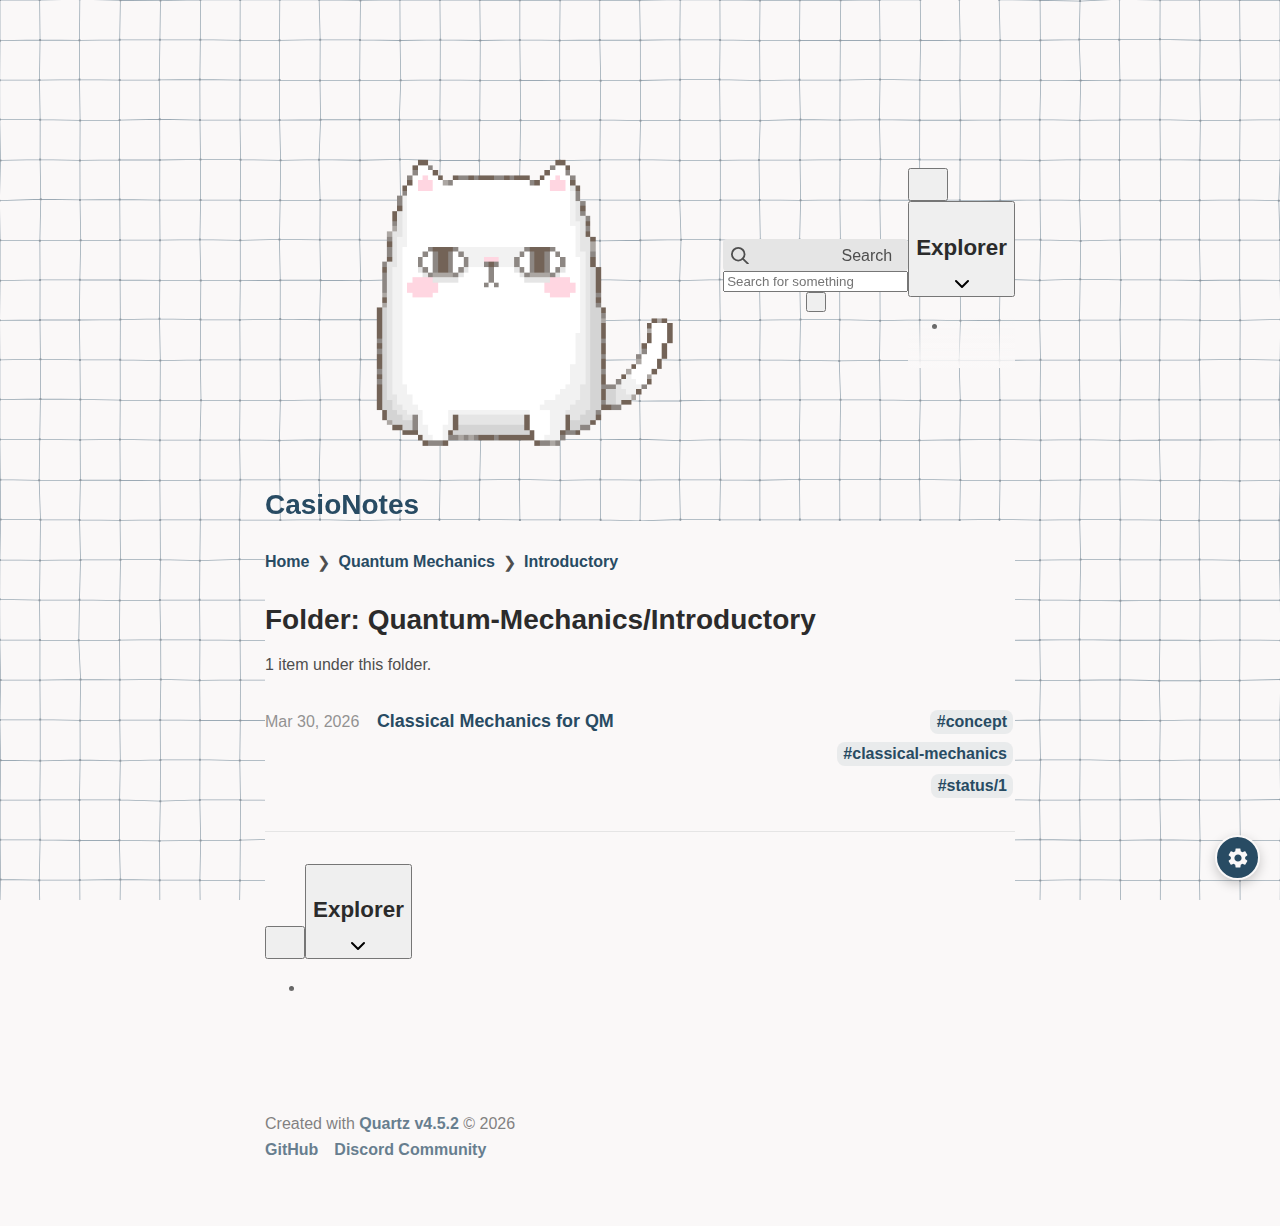
<file: Quantum-Mechanics/Introductory/index.html>
<!DOCTYPE html>
<html lang="en" dir="ltr"><head><title>Folder: Quantum-Mechanics/Introductory</title><meta charset="utf-8"/><link rel="preconnect" href="https://fonts.googleapis.com"/><link rel="preconnect" href="https://fonts.gstatic.com"/><link rel="stylesheet" href="https://fonts.googleapis.com/css2?family=IM Fell English:wght@400;700&amp;family=Space Grotesk:ital,wght@0,400;0,600;1,400;1,600&amp;family=Space Mono:wght@400;600&amp;display=swap"/><link rel="preconnect" href="https://cdnjs.cloudflare.com" crossorigin="anonymous"/><meta name="viewport" content="width=device-width, initial-scale=1.0"/><meta name="og:site_name" content="CasioNotes"/><meta property="og:title" content="Folder: Quantum-Mechanics/Introductory"/><meta property="og:type" content="website"/><meta name="twitter:card" content="summary_large_image"/><meta name="twitter:title" content="Folder: Quantum-Mechanics/Introductory"/><meta name="twitter:description" content="No description provided"/><meta property="og:description" content="No description provided"/><meta property="og:image:alt" content="No description provided"/><meta property="og:image" content="https://casiowave.github.io/casio-notes/static/og-image.png"/><meta property="og:image:url" content="https://casiowave.github.io/casio-notes/static/og-image.png"/><meta name="twitter:image" content="https://casiowave.github.io/casio-notes/static/og-image.png"/><meta property="og:image:type" content="image/.png"/><meta property="twitter:domain" content="casiowave.github.io/casio-notes"/><meta property="og:url" content="https://casiowave.github.io/casio-notes/Quantum-Mechanics/Introductory/index"/><meta property="twitter:url" content="https://casiowave.github.io/casio-notes/Quantum-Mechanics/Introductory/index"/><link rel="icon" href="../../static/icon.gif"/><meta name="description" content="No description provided"/><meta name="generator" content="Quartz"/><link href="../../index.css" rel="stylesheet" type="text/css" data-persist="true"/><style>.expand-button {
  position: absolute;
  display: flex;
  float: right;
  padding: 0.4rem;
  margin: 0.3rem;
  right: 0;
  color: var(--gray);
  border-color: var(--dark);
  background-color: var(--light);
  border: 1px solid;
  border-radius: 5px;
  opacity: 0;
  transition: 0.2s;
}
.expand-button > svg {
  fill: var(--light);
  filter: contrast(0.3);
}
.expand-button:hover {
  cursor: pointer;
  border-color: var(--secondary);
}
.expand-button:focus {
  outline: 0;
}

pre:hover > .expand-button {
  opacity: 1;
  transition: 0.2s;
}

#mermaid-container {
  position: fixed;
  contain: layout;
  z-index: 999;
  left: 0;
  top: 0;
  width: 100vw;
  height: 100vh;
  overflow: hidden;
  display: none;
  backdrop-filter: blur(4px);
  background: rgba(0, 0, 0, 0.5);
}
#mermaid-container.active {
  display: inline-block;
}
#mermaid-container > #mermaid-space {
  border: 1px solid var(--lightgray);
  background-color: var(--light);
  border-radius: 5px;
  position: fixed;
  top: 50%;
  left: 50%;
  transform: translate(-50%, -50%);
  height: 80vh;
  width: 80vw;
  overflow: hidden;
}
#mermaid-container > #mermaid-space > .mermaid-content {
  position: relative;
  transform-origin: 0 0;
  transition: transform 0.1s ease;
  overflow: visible;
  min-height: 200px;
  min-width: 200px;
}
#mermaid-container > #mermaid-space > .mermaid-content pre {
  margin: 0;
  border: none;
}
#mermaid-container > #mermaid-space > .mermaid-content svg {
  max-width: none;
  height: auto;
}
#mermaid-container > #mermaid-space > .mermaid-controls {
  position: absolute;
  bottom: 20px;
  right: 20px;
  display: flex;
  gap: 8px;
  padding: 8px;
  background: var(--light);
  border: 1px solid var(--lightgray);
  border-radius: 6px;
  box-shadow: 0 2px 4px rgba(0, 0, 0, 0.1);
  z-index: 2;
}
#mermaid-container > #mermaid-space > .mermaid-controls .mermaid-control-button {
  display: flex;
  align-items: center;
  justify-content: center;
  width: 32px;
  height: 32px;
  padding: 0;
  border: 1px solid var(--lightgray);
  background: var(--light);
  color: var(--dark);
  border-radius: 4px;
  cursor: pointer;
  font-size: 16px;
  font-family: var(--bodyFont);
  transition: all 0.2s ease;
}
#mermaid-container > #mermaid-space > .mermaid-controls .mermaid-control-button:hover {
  background: var(--lightgray);
}
#mermaid-container > #mermaid-space > .mermaid-controls .mermaid-control-button:active {
  transform: translateY(1px);
}
#mermaid-container > #mermaid-space > .mermaid-controls .mermaid-control-button:nth-child(2) {
  width: auto;
  padding: 0 12px;
  font-size: 14px;
}
/*# sourceMappingURL=[data-uri] */</style><script src="../../prescript.js" type="application/javascript" data-persist="true"></script><script type="application/javascript" data-persist="true">const fetchData = fetch("../../static/contentIndex.json").then(data => data.json())</script><link rel="alternate" type="application/rss+xml" title="RSS Feed" href="https://casiowave.github.io/casio-notes/index.xml"/><script src="../../static/user_settings.js" defer></script><script src="../../static/phonon-lattice.js" defer></script><script src="../../static/sidenotes.js" defer></script></head><body data-slug="Quantum-Mechanics/Introductory/index"><div id="quartz-root" class="page"><div id="quartz-body"><div class="left sidebar"><h2 class="page-title"><a href="../.."><img src="../../static/title_icon.gif" class="page-title-icon" alt="Title Icon"/>CasioNotes</a></h2><div class="spacer mobile-only"></div><div class="flex-component" style="flex-direction: row; flex-wrap: nowrap; gap: 1rem;"><div style="flex-grow: 1; flex-shrink: 1; flex-basis: auto; order: 0; align-self: center; justify-self: center;"><div class="search"><button class="search-button"><svg role="img" xmlns="http://www.w3.org/2000/svg" viewBox="0 0 19.9 19.7"><title>Search</title><g class="search-path" fill="none"><path stroke-linecap="square" d="M18.5 18.3l-5.4-5.4"></path><circle cx="8" cy="8" r="7"></circle></g></svg><p>Search</p></button><div class="search-container"><div class="search-space"><input autocomplete="off" class="search-bar" name="search" type="text" aria-label="Search for something" placeholder="Search for something"/><div class="search-layout" data-preview="true"></div></div></div></div></div><div style="flex-grow: 0; flex-shrink: 1; flex-basis: auto; order: 0; align-self: center; justify-self: center;"><button class="darkmode"><svg xmlns="http://www.w3.org/2000/svg" xmlns:xlink="http://www.w3.org/1999/xlink" version="1.1" class="dayIcon" x="0px" y="0px" viewBox="0 0 35 35" style="enable-background:new 0 0 35 35" xml:space="preserve" aria-label="Dark mode"><title>Dark mode</title><path d="M6,17.5C6,16.672,5.328,16,4.5,16h-3C0.672,16,0,16.672,0,17.5    S0.672,19,1.5,19h3C5.328,19,6,18.328,6,17.5z M7.5,26c-0.414,0-0.789,0.168-1.061,0.439l-2,2C4.168,28.711,4,29.086,4,29.5    C4,30.328,4.671,31,5.5,31c0.414,0,0.789-0.168,1.06-0.44l2-2C8.832,28.289,9,27.914,9,27.5C9,26.672,8.329,26,7.5,26z M17.5,6    C18.329,6,19,5.328,19,4.5v-3C19,0.672,18.329,0,17.5,0S16,0.672,16,1.5v3C16,5.328,16.671,6,17.5,6z M27.5,9    c0.414,0,0.789-0.168,1.06-0.439l2-2C30.832,6.289,31,5.914,31,5.5C31,4.672,30.329,4,29.5,4c-0.414,0-0.789,0.168-1.061,0.44    l-2,2C26.168,6.711,26,7.086,26,7.5C26,8.328,26.671,9,27.5,9z M6.439,8.561C6.711,8.832,7.086,9,7.5,9C8.328,9,9,8.328,9,7.5    c0-0.414-0.168-0.789-0.439-1.061l-2-2C6.289,4.168,5.914,4,5.5,4C4.672,4,4,4.672,4,5.5c0,0.414,0.168,0.789,0.439,1.06    L6.439,8.561z M33.5,16h-3c-0.828,0-1.5,0.672-1.5,1.5s0.672,1.5,1.5,1.5h3c0.828,0,1.5-0.672,1.5-1.5S34.328,16,33.5,16z     M28.561,26.439C28.289,26.168,27.914,26,27.5,26c-0.828,0-1.5,0.672-1.5,1.5c0,0.414,0.168,0.789,0.439,1.06l2,2    C28.711,30.832,29.086,31,29.5,31c0.828,0,1.5-0.672,1.5-1.5c0-0.414-0.168-0.789-0.439-1.061L28.561,26.439z M17.5,29    c-0.829,0-1.5,0.672-1.5,1.5v3c0,0.828,0.671,1.5,1.5,1.5s1.5-0.672,1.5-1.5v-3C19,29.672,18.329,29,17.5,29z M17.5,7    C11.71,7,7,11.71,7,17.5S11.71,28,17.5,28S28,23.29,28,17.5S23.29,7,17.5,7z M17.5,25c-4.136,0-7.5-3.364-7.5-7.5    c0-4.136,3.364-7.5,7.5-7.5c4.136,0,7.5,3.364,7.5,7.5C25,21.636,21.636,25,17.5,25z"></path></svg><svg xmlns="http://www.w3.org/2000/svg" xmlns:xlink="http://www.w3.org/1999/xlink" version="1.1" class="nightIcon" x="0px" y="0px" viewBox="0 0 100 100" style="enable-background:new 0 0 100 100" xml:space="preserve" aria-label="Light mode"><title>Light mode</title><path d="M96.76,66.458c-0.853-0.852-2.15-1.064-3.23-0.534c-6.063,2.991-12.858,4.571-19.655,4.571  C62.022,70.495,50.88,65.88,42.5,57.5C29.043,44.043,25.658,23.536,34.076,6.47c0.532-1.08,0.318-2.379-0.534-3.23  c-0.851-0.852-2.15-1.064-3.23-0.534c-4.918,2.427-9.375,5.619-13.246,9.491c-9.447,9.447-14.65,22.008-14.65,35.369  c0,13.36,5.203,25.921,14.65,35.368s22.008,14.65,35.368,14.65c13.361,0,25.921-5.203,35.369-14.65  c3.872-3.871,7.064-8.328,9.491-13.246C97.826,68.608,97.611,67.309,96.76,66.458z"></path></svg></button></div></div><div class="explorer" data-behavior="link" data-collapsed="collapsed" data-savestate="true" data-data-fns="{&quot;order&quot;:[&quot;filter&quot;,&quot;map&quot;,&quot;sort&quot;],&quot;sortFn&quot;:&quot;(a,b)=>!a.isFolder&amp;&amp;!b.isFolder||a.isFolder&amp;&amp;b.isFolder?a.displayName.localeCompare(b.displayName,void 0,{numeric:!0,sensitivity:\&quot;base\&quot;}):!a.isFolder&amp;&amp;b.isFolder?1:-1&quot;,&quot;filterFn&quot;:&quot;node=>node.slugSegment!==\&quot;tags\&quot;&quot;,&quot;mapFn&quot;:&quot;node=>node&quot;}"><button type="button" class="explorer-toggle mobile-explorer hide-until-loaded" data-mobile="true" aria-controls="explorer-33"><svg xmlns="http://www.w3.org/2000/svg" width="24" height="24" viewBox="0 0 24 24" stroke-width="2" stroke-linecap="round" stroke-linejoin="round" class="lucide-menu"><line x1="4" x2="20" y1="12" y2="12"></line><line x1="4" x2="20" y1="6" y2="6"></line><line x1="4" x2="20" y1="18" y2="18"></line></svg></button><button type="button" class="title-button explorer-toggle desktop-explorer" data-mobile="false" aria-expanded="true"><h2>Explorer</h2><svg xmlns="http://www.w3.org/2000/svg" width="14" height="14" viewBox="5 8 14 8" fill="none" stroke="currentColor" stroke-width="2" stroke-linecap="round" stroke-linejoin="round" class="fold"><polyline points="6 9 12 15 18 9"></polyline></svg></button><div id="explorer-33" class="explorer-content" aria-expanded="false" role="group"><ul class="explorer-ul overflow" id="list-4"><li class="overflow-end"></li></ul></div><template id="template-file"><li><a href="#"></a></li></template><template id="template-folder"><li><div class="folder-container"><svg xmlns="http://www.w3.org/2000/svg" width="12" height="12" viewBox="5 8 14 8" fill="none" stroke="currentColor" stroke-width="2" stroke-linecap="round" stroke-linejoin="round" class="folder-icon"><polyline points="6 9 12 15 18 9"></polyline></svg><div><button class="folder-button"><span class="folder-title"></span></button></div></div><div class="folder-outer"><ul class="content"></ul></div></li></template></div></div><div class="center"><div class="page-header"><div class="popover-hint"><nav class="breadcrumb-container" aria-label="breadcrumbs"><div class="breadcrumb-element"><a href="../../">Home</a><p> ❯ </p></div><div class="breadcrumb-element"><a href="../../Quantum-Mechanics/">Quantum Mechanics</a><p> ❯ </p></div><div class="breadcrumb-element"><a href>Introductory</a></div></nav><h1 class="article-title">Folder: Quantum-Mechanics/Introductory</h1></div></div><div class="popover-hint"><article class></article><div class="page-listing"><p>1 item under this folder.</p><div><ul class="section-ul"><li class="section-li"><div class="section"><p class="meta"><time datetime="2026-03-29T18:30:00.000Z">Mar 30, 2026</time></p><div class="desc"><h3><a href="../../Quantum-Mechanics/Introductory/Classical-Mechanics-for-QM" class="internal">Classical Mechanics for QM</a></h3></div><ul class="tags"><li><a class="internal tag-link" href="../../tags/concept">concept</a></li><li><a class="internal tag-link" href="../../tags/classical-mechanics">classical-mechanics</a></li><li><a class="internal tag-link" href="../../tags/status/1">status/1</a></li></ul></div></li></ul></div></div></div><hr/><div class="page-footer"><div class="explorer mobile-only" data-behavior="link" data-collapsed="collapsed" data-savestate="true" data-data-fns="{&quot;order&quot;:[&quot;filter&quot;,&quot;map&quot;,&quot;sort&quot;],&quot;sortFn&quot;:&quot;(a,b)=>!a.isFolder&amp;&amp;!b.isFolder||a.isFolder&amp;&amp;b.isFolder?a.displayName.localeCompare(b.displayName,void 0,{numeric:!0,sensitivity:\&quot;base\&quot;}):!a.isFolder&amp;&amp;b.isFolder?1:-1&quot;,&quot;filterFn&quot;:&quot;node=>node.slugSegment!==\&quot;tags\&quot;&quot;,&quot;mapFn&quot;:&quot;node=>node&quot;}"><button type="button" class="explorer-toggle mobile-explorer hide-until-loaded" data-mobile="true" aria-controls="explorer-34"><svg xmlns="http://www.w3.org/2000/svg" width="24" height="24" viewBox="0 0 24 24" stroke-width="2" stroke-linecap="round" stroke-linejoin="round" class="lucide-menu"><line x1="4" x2="20" y1="12" y2="12"></line><line x1="4" x2="20" y1="6" y2="6"></line><line x1="4" x2="20" y1="18" y2="18"></line></svg></button><button type="button" class="title-button explorer-toggle desktop-explorer" data-mobile="false" aria-expanded="true"><h2>Explorer</h2><svg xmlns="http://www.w3.org/2000/svg" width="14" height="14" viewBox="5 8 14 8" fill="none" stroke="currentColor" stroke-width="2" stroke-linecap="round" stroke-linejoin="round" class="fold"><polyline points="6 9 12 15 18 9"></polyline></svg></button><div id="explorer-34" class="explorer-content" aria-expanded="false" role="group"><ul class="explorer-ul overflow" id="list-0"><li class="overflow-end"></li></ul></div><template id="template-file"><li><a href="#"></a></li></template><template id="template-folder"><li><div class="folder-container"><svg xmlns="http://www.w3.org/2000/svg" width="12" height="12" viewBox="5 8 14 8" fill="none" stroke="currentColor" stroke-width="2" stroke-linecap="round" stroke-linejoin="round" class="folder-icon"><polyline points="6 9 12 15 18 9"></polyline></svg><div><button class="folder-button"><span class="folder-title"></span></button></div></div><div class="folder-outer"><ul class="content"></ul></div></li></template></div><div class="giscus" data-repo="CasioWave/Casio-Notes" data-repo-id="R_kgDOOHBMaA" data-category="Announcements" data-category-id="DIC_kwDOOHBMaM4Cn6Gu" data-mapping="pathname" data-strict="0" data-reactions-enabled="1" data-input-position="top" data-light-theme="light" data-dark-theme="dark" data-theme-url="https://casiowave.github.io/casio-notes/static/giscus" data-lang="en"></div></div></div><div class="right sidebar"></div><footer class><p>Created with <a href="https://quartz.jzhao.xyz/">Quartz v4.5.2</a> © 2026</p><ul><li><a href="https://github.com/jackyzha0/quartz">GitHub</a></li><li><a href="https://discord.gg/cRFFHYye7t">Discord Community</a></li></ul></footer></div></div></body><script type="application/javascript" data-persist="true">function n(){let t=this.parentElement;t.classList.toggle("is-collapsed");let e=t.getElementsByClassName("callout-content")[0];if(!e)return;let l=t.classList.contains("is-collapsed");e.style.gridTemplateRows=l?"0fr":"1fr"}function c(){let t=document.getElementsByClassName("callout is-collapsible");for(let e of t){let l=e.getElementsByClassName("callout-title")[0],s=e.getElementsByClassName("callout-content")[0];if(!l||!s)continue;l.addEventListener("click",n),window.addCleanup(()=>l.removeEventListener("click",n));let o=e.classList.contains("is-collapsed");s.style.gridTemplateRows=o?"0fr":"1fr"}}document.addEventListener("nav",c);
</script><script type="module" data-persist="true">function E(a,e){if(!a)return;function t(o){o.target===this&&(o.preventDefault(),o.stopPropagation(),e())}function n(o){o.key.startsWith("Esc")&&(o.preventDefault(),e())}a?.addEventListener("click",t),window.addCleanup(()=>a?.removeEventListener("click",t)),document.addEventListener("keydown",n),window.addCleanup(()=>document.removeEventListener("keydown",n))}function f(a){for(;a.firstChild;)a.removeChild(a.firstChild)}var m=class{constructor(e,t){this.container=e;this.content=t;this.setupEventListeners(),this.setupNavigationControls(),this.resetTransform()}isDragging=!1;startPan={x:0,y:0};currentPan={x:0,y:0};scale=1;MIN_SCALE=.5;MAX_SCALE=3;cleanups=[];setupEventListeners(){let e=this.onMouseDown.bind(this),t=this.onMouseMove.bind(this),n=this.onMouseUp.bind(this),o=this.onTouchStart.bind(this),r=this.onTouchMove.bind(this),i=this.onTouchEnd.bind(this),s=this.resetTransform.bind(this);this.container.addEventListener("mousedown",e),document.addEventListener("mousemove",t),document.addEventListener("mouseup",n),this.container.addEventListener("touchstart",o,{passive:!1}),document.addEventListener("touchmove",r,{passive:!1}),document.addEventListener("touchend",i),window.addEventListener("resize",s),this.cleanups.push(()=>this.container.removeEventListener("mousedown",e),()=>document.removeEventListener("mousemove",t),()=>document.removeEventListener("mouseup",n),()=>this.container.removeEventListener("touchstart",o),()=>document.removeEventListener("touchmove",r),()=>document.removeEventListener("touchend",i),()=>window.removeEventListener("resize",s))}cleanup(){for(let e of this.cleanups)e()}setupNavigationControls(){let e=document.createElement("div");e.className="mermaid-controls";let t=this.createButton("+",()=>this.zoom(.1)),n=this.createButton("-",()=>this.zoom(-.1)),o=this.createButton("Reset",()=>this.resetTransform());e.appendChild(n),e.appendChild(o),e.appendChild(t),this.container.appendChild(e)}createButton(e,t){let n=document.createElement("button");return n.textContent=e,n.className="mermaid-control-button",n.addEventListener("click",t),window.addCleanup(()=>n.removeEventListener("click",t)),n}onMouseDown(e){e.button===0&&(this.isDragging=!0,this.startPan={x:e.clientX-this.currentPan.x,y:e.clientY-this.currentPan.y},this.container.style.cursor="grabbing")}onMouseMove(e){this.isDragging&&(e.preventDefault(),this.currentPan={x:e.clientX-this.startPan.x,y:e.clientY-this.startPan.y},this.updateTransform())}onMouseUp(){this.isDragging=!1,this.container.style.cursor="grab"}onTouchStart(e){if(e.touches.length!==1)return;this.isDragging=!0;let t=e.touches[0];this.startPan={x:t.clientX-this.currentPan.x,y:t.clientY-this.currentPan.y}}onTouchMove(e){if(!this.isDragging||e.touches.length!==1)return;e.preventDefault();let t=e.touches[0];this.currentPan={x:t.clientX-this.startPan.x,y:t.clientY-this.startPan.y},this.updateTransform()}onTouchEnd(){this.isDragging=!1}zoom(e){let t=Math.min(Math.max(this.scale+e,this.MIN_SCALE),this.MAX_SCALE),n=this.content.getBoundingClientRect(),o=n.width/2,r=n.height/2,i=t-this.scale;this.currentPan.x-=o*i,this.currentPan.y-=r*i,this.scale=t,this.updateTransform()}updateTransform(){this.content.style.transform=`translate(${this.currentPan.x}px, ${this.currentPan.y}px) scale(${this.scale})`}resetTransform(){let t=this.content.querySelector("svg").getBoundingClientRect(),n=t.width/this.scale,o=t.height/this.scale;this.scale=1,this.currentPan={x:(this.container.clientWidth-n)/2,y:(this.container.clientHeight-o)/2},this.updateTransform()}},T=["--secondary","--tertiary","--gray","--light","--lightgray","--highlight","--dark","--darkgray","--codeFont"],y;document.addEventListener("nav",async()=>{let e=document.querySelector(".center").querySelectorAll("code.mermaid");if(e.length===0)return;y||=await import("https://cdnjs.cloudflare.com/ajax/libs/mermaid/11.4.0/mermaid.esm.min.mjs");let t=y.default,n=new WeakMap;for(let r of e)n.set(r,r.innerText);async function o(){for(let s of e){s.removeAttribute("data-processed");let c=n.get(s);c&&(s.innerHTML=c)}let r=T.reduce((s,c)=>(s[c]=window.getComputedStyle(document.documentElement).getPropertyValue(c),s),{}),i=document.documentElement.getAttribute("saved-theme")==="dark";t.initialize({startOnLoad:!1,securityLevel:"loose",theme:i?"dark":"base",themeVariables:{fontFamily:r["--codeFont"],primaryColor:r["--light"],primaryTextColor:r["--darkgray"],primaryBorderColor:r["--tertiary"],lineColor:r["--darkgray"],secondaryColor:r["--secondary"],tertiaryColor:r["--tertiary"],clusterBkg:r["--light"],edgeLabelBackground:r["--highlight"]}}),await t.run({nodes:e})}await o(),document.addEventListener("themechange",o),window.addCleanup(()=>document.removeEventListener("themechange",o));for(let r=0;r<e.length;r++){let v=function(){let g=l.querySelector("#mermaid-space"),h=l.querySelector(".mermaid-content");if(!h)return;f(h);let w=i.querySelector("svg").cloneNode(!0);h.appendChild(w),l.classList.add("active"),g.style.cursor="grab",u=new m(g,h)},M=function(){l.classList.remove("active"),u?.cleanup(),u=null},i=e[r],s=i.parentElement,c=s.querySelector(".clipboard-button"),d=s.querySelector(".expand-button"),p=window.getComputedStyle(c),L=c.offsetWidth+parseFloat(p.marginLeft||"0")+parseFloat(p.marginRight||"0");d.style.right=`calc(${L}px + 0.3rem)`,s.prepend(d);let l=s.querySelector("#mermaid-container");if(!l)return;let u=null;d.addEventListener("click",v),E(l,M),window.addCleanup(()=>{u?.cleanup(),d.removeEventListener("click",v)})}});
</script><script src="../../postscript.js" type="module" data-persist="true"></script></html>
</file>
<file: index.css>
header{flex-direction:row;align-items:center;gap:1.5rem;margin:2rem 0;display:flex}header h1{flex:auto;margin:0}.clipboard-button{float:right;color:var(--gray);border-color:var(--dark);background-color:var(--light);opacity:0;border:1px solid;border-radius:5px;margin:.3rem;padding:.4rem;transition:all .2s;display:flex;position:absolute;right:0}.clipboard-button>svg{fill:var(--light);filter:contrast(.3)}.clipboard-button:hover{cursor:pointer;border-color:var(--secondary)}.clipboard-button:focus{outline:0}pre:hover>.clipboard-button{opacity:1;transition:all .2s}.breadcrumb-container{flex-flow:wrap;gap:.5rem;margin:.75rem 0 0;padding:0;display:flex}.breadcrumb-element{flex-direction:row;justify-content:center;align-items:center;display:flex}.breadcrumb-element p{margin:0 0 0 .5rem;padding:0;line-height:normal}.article-title{margin:2rem 0 0}.content-meta{color:var(--gray);margin-top:0}.content-meta[show-comma=true]>span:not(:last-child){margin-right:8px}.content-meta[show-comma=true]>span:not(:last-child):after{content:","}.tags{flex-wrap:wrap;justify-self:end;gap:.4rem;margin:1rem 0;padding-left:0;list-style:none;display:flex}.section-li>.section>.tags{justify-content:flex-end}.tags>li{white-space:nowrap;overflow-wrap:normal;margin:0;display:inline-block}a.internal.tag-link{background-color:var(--highlight);border-radius:8px;margin:0 .1rem;padding:.2rem .4rem}.page-title{margin:0;font-size:1.75rem}.ol-folder-icon{color:var(--secondary);cursor:pointer;backface-visibility:visible;margin-right:5px;transition:transform .3s;transform:rotate(-90deg)}.ol-folder-icon.open{transform:rotate(0)}.ol-folder-outer{grid-template-rows:0fr;transition:grid-template-rows .3s ease-in-out;display:grid}.ol-folder-outer.open{grid-template-rows:1fr}.ol-folder-outer>ul{overflow:hidden}.ol-folder-entry{-webkit-user-select:none;user-select:none;flex-direction:row;align-items:center;display:flex}.ol-folder-button{color:var(--dark);text-align:left;cursor:pointer;font-family:var(--headerFont);background-color:#0000;border:none;align-items:center;margin-right:5px;padding-left:0;padding-right:0;display:flex}.ol-folder-button span{color:var(--secondary);pointer-events:none;margin:0;font-size:.95rem;font-weight:600;line-height:1.5rem;display:inline-block}.overlay-explorer{border:none;padding:0 .5rem}.overlay-explorer>#overlay-explorer-button{background-color:var(--lightgray);font-family:inherit;font-size:inherit;height:2rem;text-align:inherit;cursor:pointer;white-space:nowrap;border:none;border-radius:4px;justify-content:space-between;align-items:center;width:100%;padding:0;display:flex}.overlay-explorer>#overlay-explorer-button>p{padding:0 1rem;display:inline}.overlay-explorer>#overlay-explorer-button svg{width:18px;min-width:18px;height:18px;margin:0 .5rem}.overlay-explorer>#overlay-explorer-container{contain:layout;z-index:999;-webkit-backdrop-filter:blur(4px);backdrop-filter:blur(4px);width:100vw;height:100vh;display:none;position:fixed;top:0;left:0;overflow-y:auto}.overlay-explorer>#overlay-explorer-container.active{display:inline-block}.overlay-explorer>#overlay-explorer-container>#overlay-explorer-space{width:65%;margin-top:12vh;margin-left:auto;margin-right:auto}@media (max-width:1510px){.overlay-explorer>#overlay-explorer-container>#overlay-explorer-space{width:90%;max-width:500px}}.overlay-explorer>#overlay-explorer-container>#overlay-explorer-space>*{background:var(--light);border-radius:7px;width:100%;margin-bottom:2em;box-shadow:0 14px 50px #1b21301f,0 10px 30px #1b213029}.overlay-explorer>#overlay-explorer-container>#overlay-explorer-space>#overlay-explorer-content{box-sizing:border-box;border:1px solid var(--lightgray);padding:.5em 1em}.overlay-explorer>#overlay-explorer-container>#overlay-explorer-space ul{margin:.08rem 0;padding:0;list-style:none;transition:max-height .35s,transform .35s,opacity .2s}.overlay-explorer>#overlay-explorer-container>#overlay-explorer-space ul li>a{color:var(--dark);opacity:.75;pointer-events:all}.search{flex-grow:.3;min-width:fit-content;max-width:14rem}.search>.search-button{background-color:var(--lightgray);font-family:inherit;font-size:inherit;height:2rem;text-align:inherit;cursor:pointer;white-space:nowrap;border:none;border-radius:4px;justify-content:space-between;align-items:center;width:100%;padding:0;display:flex}.search>.search-button>p{padding:0 1rem;display:inline}.search>.search-button svg{cursor:pointer;width:18px;min-width:18px;margin:0 .5rem}.search>.search-button svg .search-path{stroke:var(--darkgray);stroke-width:2px;transition:stroke .5s}.search>#search-container{contain:layout;z-index:999;-webkit-backdrop-filter:blur(4px);backdrop-filter:blur(4px);width:100vw;height:100vh;display:none;position:fixed;top:0;left:0;overflow-y:auto}.search>#search-container.active{display:inline-block}.search>#search-container>#search-space{width:65%;margin-top:12vh;margin-left:auto;margin-right:auto}@media (max-width:1510px){.search>#search-container>#search-space{width:90%}}.search>#search-container>#search-space>*{background:var(--light);border-radius:7px;width:100%;margin-bottom:2em;box-shadow:0 14px 50px #1b21301f,0 10px 30px #1b213029}.search>#search-container>#search-space>input{box-sizing:border-box;font-family:var(--bodyFont);color:var(--dark);border:1px solid var(--lightgray);padding:.5em 1em;font-size:1.1em}.search>#search-container>#search-space>input:focus{outline:none}.search>#search-container>#search-space>#search-layout{border:1px solid var(--lightgray);box-sizing:border-box;flex-direction:row;flex:0 0 100%;display:none}.search>#search-container>#search-space>#search-layout.display-results{display:flex}.search>#search-container>#search-space>#search-layout[data-preview]>#results-container{flex:0 0 min(30%,450px)}@media (min-width:1000px){.search>#search-container>#search-space>#search-layout[data-preview] .result-card>p.preview{display:none}.search>#search-container>#search-space>#search-layout[data-preview]>div:first-child{border-right:1px solid var(--lightgray);border-top-right-radius:unset;border-bottom-right-radius:unset}.search>#search-container>#search-space>#search-layout[data-preview]>div:last-child{border-top-left-radius:unset;border-bottom-left-radius:unset}}.search>#search-container>#search-space>#search-layout>div{border-radius:5px;height:63vh}@media (max-width:1000px){.search>#search-container>#search-space>#search-layout>#preview-container{display:none!important}.search>#search-container>#search-space>#search-layout[data-preview]>#results-container{flex:0 0 100%;width:100%;height:auto}}.search>#search-container>#search-space>#search-layout .highlight{background:color-mix(in srgb,var(--tertiary)60%,#fff0);border-radius:5px;scroll-margin-top:2rem}.search>#search-container>#search-space>#search-layout>#preview-container{color:var(--dark);padding:0 2rem;font-family:inherit;font-weight:400;line-height:1.5em;display:block;overflow:hidden auto}.search>#search-container>#search-space>#search-layout>#preview-container .preview-inner{width:min(750px,100%);margin:0 auto}.search>#search-container>#search-space>#search-layout>#preview-container a[role=anchor]{background-color:#0000}.search>#search-container>#search-space>#search-layout>#results-container{overflow-y:auto}.search>#search-container>#search-space>#search-layout>#results-container .result-card{cursor:pointer;border-bottom:1px solid var(--lightgray);box-sizing:border-box;text-transform:none;text-align:left;width:100%;font-family:inherit;font-size:100%;line-height:1.15;font-weight:inherit;outline:none;margin:0;padding:1em;transition:background .2s;display:block;overflow:hidden}.search>#search-container>#search-space>#search-layout>#results-container .result-card:hover,.search>#search-container>#search-space>#search-layout>#results-container .result-card:focus,.search>#search-container>#search-space>#search-layout>#results-container .result-card.focus{background:var(--lightgray)}.search>#search-container>#search-space>#search-layout>#results-container .result-card>h3{margin:0}.search>#search-container>#search-space>#search-layout>#results-container .result-card>ul.tags{margin-top:.45rem;margin-bottom:0}.search>#search-container>#search-space>#search-layout>#results-container .result-card>ul>li>p{background-color:var(--highlight);color:var(--secondary);border-radius:8px;margin:0 .1rem;padding:.2rem .4rem;font-weight:700;line-height:1.4rem}.search>#search-container>#search-space>#search-layout>#results-container .result-card>ul>li>p.match-tag{color:var(--tertiary)}.search>#search-container>#search-space>#search-layout>#results-container .result-card>p{margin-bottom:0}.darkmode{width:20px;height:20px;margin:0 10px;position:relative}.darkmode>.toggle{box-sizing:border-box;display:none}.darkmode svg{cursor:pointer;opacity:0;width:20px;height:20px;fill:var(--darkgray);transition:opacity .1s;position:absolute;top:calc(50% - 10px)}:root[saved-theme=dark]{--lightningcss-light: ;--lightningcss-dark:initial;color-scheme:dark}:root[saved-theme=light]{--lightningcss-light:initial;--lightningcss-dark: ;color-scheme:light}:root[saved-theme=dark] .toggle~label>#dayIcon{opacity:0}:root[saved-theme=dark] .toggle~label>#nightIcon,:root .toggle~label>#dayIcon{opacity:1}:root .toggle~label>#nightIcon{opacity:0}button#explorer{text-align:left;cursor:pointer;color:var(--dark);background-color:#0000;border:none;align-items:center;padding:0;display:flex}button#explorer h2{margin:0;font-size:1rem;display:inline-block}button#explorer .fold{opacity:.8;margin-left:.5rem;transition:transform .3s}button#explorer.collapsed .fold{transform:rotate(-90deg)}.folder-outer{grid-template-rows:0fr;transition:grid-template-rows .3s ease-in-out;display:grid}.folder-outer.open{grid-template-rows:1fr}.folder-outer>ul{overflow:hidden}#explorer-content{visibility:visible;max-height:none;margin-top:.5rem;list-style:none;transition:max-height .35s,visibility linear;overflow:hidden}#explorer-content.collapsed{visibility:hidden;transition:max-height .35s,visibility 0s linear .35s}#explorer-content.collapsed>.overflow:after{opacity:0}#explorer-content ul{margin:.08rem 0;padding:0;list-style:none;transition:max-height .35s,transform .35s,opacity .2s}#explorer-content ul li>a{color:var(--dark);opacity:.75;pointer-events:all}svg{pointer-events:all}svg>polyline{pointer-events:none}.folder-container{-webkit-user-select:none;user-select:none;flex-direction:row;align-items:center;display:flex}.folder-container div>a{color:var(--secondary);font-family:var(--headerFont);font-size:.95rem;font-weight:600;line-height:1.5rem;display:inline-block}.folder-container div>a:hover{color:var(--tertiary)}.folder-container div>button{color:var(--dark);text-align:left;cursor:pointer;font-family:var(--headerFont);background-color:#0000;border:none;align-items:center;padding-left:0;padding-right:0;display:flex}.folder-container div>button span{color:var(--secondary);pointer-events:none;margin:0;font-size:.95rem;font-weight:600;line-height:1.5rem;display:inline-block}.folder-icon{color:var(--secondary);cursor:pointer;backface-visibility:visible;margin-right:5px;transition:transform .3s}li:has(>.folder-outer:not(.open))>.folder-container>svg{transform:rotate(-90deg)}.folder-icon:hover{color:var(--tertiary)}.no-background:after{background:0 0!important}#explorer-end{height:4px;margin:0}.graph>h3{margin:0;font-size:1rem}.graph>.graph-outer{border:1px solid var(--lightgray);box-sizing:border-box;background-color:var(--light);border-radius:5px;height:250px;margin:.5em 0;position:relative;overflow:hidden}.graph>.graph-outer>#global-graph-icon{color:var(--dark);opacity:.5;cursor:pointer;background-color:#0000;border-radius:4px;width:18px;height:18px;margin:.3rem;padding:.2rem;transition:background-color .5s;position:absolute;top:0;right:0}.graph>.graph-outer>#global-graph-icon:hover{background-color:var(--lightgray)}.graph>#global-graph-outer{z-index:9999;-webkit-backdrop-filter:blur(4px);backdrop-filter:blur(4px);width:100vw;height:100%;display:none;position:fixed;top:0;left:0;overflow:hidden}.graph>#global-graph-outer.active{display:inline-block}.graph>#global-graph-outer>#global-graph-container{border:1px solid var(--lightgray);background-color:var(--light);box-sizing:border-box;border-radius:5px;width:50vw;height:60vh;position:fixed;top:50%;left:50%;transform:translate(-50%,-50%)}@media (max-width:1510px){.graph>#global-graph-outer>#global-graph-container{width:100%}}button#toc{text-align:left;cursor:pointer;color:var(--dark);background-color:#0000;border:none;align-items:center;padding:0;display:flex}button#toc h3{margin:0;font-size:1rem;display:inline-block}button#toc .fold{opacity:.8;margin-left:.5rem;transition:transform .3s}button#toc.collapsed .fold{transform:rotate(-90deg)}#toc-content{visibility:visible;max-height:none;list-style:none;transition:max-height .5s,visibility linear;position:relative;overflow:hidden}#toc-content.collapsed{visibility:hidden;transition:max-height .5s,visibility 0s linear .5s}#toc-content.collapsed>.overflow:after{opacity:0}#toc-content ul{margin:.5rem 0;padding:0;list-style:none}#toc-content ul>li>a{color:var(--dark);opacity:.35;transition:opacity .5s,color .3s}#toc-content ul>li>a.in-view{opacity:.75}#toc-content .depth-0{padding-left:0}#toc-content .depth-1{padding-left:1rem}#toc-content .depth-2{padding-left:2rem}#toc-content .depth-3{padding-left:3rem}#toc-content .depth-4{padding-left:4rem}#toc-content .depth-5{padding-left:5rem}#toc-content .depth-6{padding-left:6rem}.backlinks{position:relative}.backlinks>h3{margin:0;font-size:1rem}.backlinks>ul{margin:.5rem 0;padding:0;list-style:none}.backlinks>ul>li>a{background-color:#0000}footer{text-align:left;opacity:.7;margin-top:1rem;margin-bottom:4rem}footer ul{flex-direction:row;gap:1rem;margin:-1rem 0 0;padding:0;list-style:none;display:flex}ul.section-ul{margin-top:2em;padding-left:0;list-style:none}li.section-li{margin-bottom:1em}li.section-li>.section{grid-template-columns:fit-content(8em) 3fr 1fr;display:grid}@media (max-width:600px){li.section-li>.section>.tags{display:none}}li.section-li>.section>.desc>h3>a{background-color:#0000}li.section-li>.section>.meta{opacity:.6;margin:0 1em 0 0}.popover .section{grid-template-columns:fit-content(8em) 1fr!important}.popover .section>.tags{display:none}.section h3,.section>.tags{margin:0}@keyframes dropin{0%{opacity:0;visibility:hidden}1%{opacity:0}to{opacity:1;visibility:visible}}.popover{z-index:999;visibility:hidden;opacity:0;padding:1rem;transition:opacity .3s,visibility .3s;position:absolute;overflow:visible}.popover>.popover-inner{width:30rem;max-height:20rem;font-weight:initial;font-style:initial;line-height:normal;font-size:initial;font-family:var(--bodyFont);border:1px solid var(--lightgray);background-color:var(--light);white-space:normal;border-radius:5px;padding:0 1rem 1rem;position:relative;overflow:auto;box-shadow:6px 6px 36px #00000040}.popover>.popover-inner[data-content-type][data-content-type*=pdf],.popover>.popover-inner[data-content-type][data-content-type*=image]{max-height:100%;padding:0}.popover>.popover-inner[data-content-type][data-content-type*=image] img{border-radius:0;margin:0;display:block}.popover>.popover-inner[data-content-type][data-content-type*=pdf] iframe{width:100%}.popover h1{font-size:1.5rem}@media (max-width:600px){.popover{display:none!important}}a:hover .popover,.popover:hover{animation:.3s .2s forwards dropin}code[data-theme*=\ ]{color:var(--shiki-light);background-color:var(--shiki-light-bg)}code[data-theme*=\ ] span{color:var(--shiki-light)}[saved-theme=dark] code[data-theme*=\ ]{color:var(--shiki-dark);background-color:var(--shiki-dark-bg)}[saved-theme=dark] code[data-theme*=\ ] span{color:var(--shiki-dark)}.callout{border:1px solid var(--border);background-color:var(--bg);box-sizing:border-box;--callout-icon-note:url("data:image/svg+xml; utf8, <svg xmlns=\"http://www.w3.org/2000/svg\" width=\"100%\" height=\"100%\" viewBox=\"0 0 24 24\" fill=\"none\" stroke=\"currentColor\" stroke-width=\"2\" stroke-linecap=\"round\" stroke-linejoin=\"round\"><line x1=\"18\" y1=\"2\" x2=\"22\" y2=\"6\"></line><path d=\"M7.5 20.5 19 9l-4-4L3.5 16.5 2 22z\"></path></svg>");--callout-icon-abstract:url("data:image/svg+xml; utf8, <svg xmlns=\"http://www.w3.org/2000/svg\" width=\"100%\" height=\"100%\" viewBox=\"0 0 24 24\" fill=\"none\" stroke=\"currentColor\" stroke-width=\"2\" stroke-linecap=\"round\" stroke-linejoin=\"round\"><rect x=\"8\" y=\"2\" width=\"8\" height=\"4\" rx=\"1\" ry=\"1\"></rect><path d=\"M16 4h2a2 2 0 0 1 2 2v14a2 2 0 0 1-2 2H6a2 2 0 0 1-2-2V6a2 2 0 0 1 2-2h2\"></path><path d=\"M12 11h4\"></path><path d=\"M12 16h4\"></path><path d=\"M8 11h.01\"></path><path d=\"M8 16h.01\"></path></svg>");--callout-icon-info:url("data:image/svg+xml; utf8, <svg xmlns=\"http://www.w3.org/2000/svg\" width=\"100%\" height=\"100%\" viewBox=\"0 0 24 24\" fill=\"none\" stroke=\"currentColor\" stroke-width=\"2\" stroke-linecap=\"round\" stroke-linejoin=\"round\"><circle cx=\"12\" cy=\"12\" r=\"10\"></circle><line x1=\"12\" y1=\"16\" x2=\"12\" y2=\"12\"></line><line x1=\"12\" y1=\"8\" x2=\"12.01\" y2=\"8\"></line></svg>");--callout-icon-todo:url("data:image/svg+xml; utf8, <svg xmlns=\"http://www.w3.org/2000/svg\" width=\"100%\" height=\"100%\" viewBox=\"0 0 24 24\" fill=\"none\" stroke=\"currentColor\" stroke-width=\"2\" stroke-linecap=\"round\" stroke-linejoin=\"round\"><path d=\"M12 22c5.523 0 10-4.477 10-10S17.523 2 12 2 2 6.477 2 12s4.477 10 10 10z\"></path><path d=\"m9 12 2 2 4-4\"></path></svg>");--callout-icon-tip:url("data:image/svg+xml; utf8,<svg xmlns=\"http://www.w3.org/2000/svg\" width=\"100%\" height=\"100%\" viewBox=\"0 0 24 24\" fill=\"none\" stroke=\"currentColor\" stroke-width=\"2\" stroke-linecap=\"round\" stroke-linejoin=\"round\"><path d=\"M8.5 14.5A2.5 2.5 0 0 0 11 12c0-1.38-.5-2-1-3-1.072-2.143-.224-4.054 2-6 .5 2.5 2 4.9 4 6.5 2 1.6 3 3.5 3 5.5a7 7 0 1 1-14 0c0-1.153.433-2.294 1-3a2.5 2.5 0 0 0 2.5 2.5z\"></path></svg> ");--callout-icon-success:url("data:image/svg+xml; utf8,<svg xmlns=\"http://www.w3.org/2000/svg\" width=\"100%\" height=\"100%\" viewBox=\"0 0 24 24\" fill=\"none\" stroke=\"currentColor\" stroke-width=\"2\" stroke-linecap=\"round\" stroke-linejoin=\"round\"><polyline points=\"20 6 9 17 4 12\"></polyline></svg> ");--callout-icon-question:url("data:image/svg+xml; utf8,<svg xmlns=\"http://www.w3.org/2000/svg\" width=\"100%\" height=\"100%\" viewBox=\"0 0 24 24\" fill=\"none\" stroke=\"currentColor\" stroke-width=\"2\" stroke-linecap=\"round\" stroke-linejoin=\"round\"><circle cx=\"12\" cy=\"12\" r=\"10\"></circle><path d=\"M9.09 9a3 3 0 0 1 5.83 1c0 2-3 3-3 3\"></path><line x1=\"12\" y1=\"17\" x2=\"12.01\" y2=\"17\"></line></svg> ");--callout-icon-warning:url("data:image/svg+xml; utf8, <svg xmlns=\"http://www.w3.org/2000/svg\" width=\"100%\" height=\"100%\" viewBox=\"0 0 24 24\" fill=\"none\" stroke=\"currentColor\" stroke-width=\"2\" stroke-linecap=\"round\" stroke-linejoin=\"round\"><path d=\"m21.73 18-8-14a2 2 0 0 0-3.48 0l-8 14A2 2 0 0 0 4 21h16a2 2 0 0 0 1.73-3Z\"></path><line x1=\"12\" y1=\"9\" x2=\"12\" y2=\"13\"></line><line x1=\"12\" y1=\"17\" x2=\"12.01\" y2=\"17\"></line></svg>");--callout-icon-failure:url("data:image/svg+xml; utf8,<svg xmlns=\"http://www.w3.org/2000/svg\" width=\"100%\" height=\"100%\" viewBox=\"0 0 24 24\" fill=\"none\" stroke=\"currentColor\" stroke-width=\"2\" stroke-linecap=\"round\" stroke-linejoin=\"round\"><line x1=\"18\" y1=\"6\" x2=\"6\" y2=\"18\"></line><line x1=\"6\" y1=\"6\" x2=\"18\" y2=\"18\"></line></svg> ");--callout-icon-danger:url("data:image/svg+xml; utf8,<svg xmlns=\"http://www.w3.org/2000/svg\" width=\"100%\" height=\"100%\" viewBox=\"0 0 24 24\" fill=\"none\" stroke=\"currentColor\" stroke-width=\"2\" stroke-linecap=\"round\" stroke-linejoin=\"round\"><polygon points=\"13 2 3 14 12 14 11 22 21 10 12 10 13 2\"></polygon></svg> ");--callout-icon-bug:url("data:image/svg+xml; utf8, <svg xmlns=\"http://www.w3.org/2000/svg\" width=\"100%\" height=\"100%\" viewBox=\"0 0 24 24\" fill=\"none\" stroke=\"currentColor\" stroke-width=\"2\" stroke-linecap=\"round\" stroke-linejoin=\"round\"><rect width=\"8\" height=\"14\" x=\"8\" y=\"6\" rx=\"4\"></rect><path d=\"m19 7-3 2\"></path><path d=\"m5 7 3 2\"></path><path d=\"m19 19-3-2\"></path><path d=\"m5 19 3-2\"></path><path d=\"M20 13h-4\"></path><path d=\"M4 13h4\"></path><path d=\"m10 4 1 2\"></path><path d=\"m14 4-1 2\"></path></svg>");--callout-icon-example:url("data:image/svg+xml; utf8,<svg xmlns=\"http://www.w3.org/2000/svg\" width=\"100%\" height=\"100%\" viewBox=\"0 0 24 24\" fill=\"none\" stroke=\"currentColor\" stroke-width=\"2\" stroke-linecap=\"round\" stroke-linejoin=\"round\"><line x1=\"8\" y1=\"6\" x2=\"21\" y2=\"6\"></line><line x1=\"8\" y1=\"12\" x2=\"21\" y2=\"12\"></line><line x1=\"8\" y1=\"18\" x2=\"21\" y2=\"18\"></line><line x1=\"3\" y1=\"6\" x2=\"3.01\" y2=\"6\"></line><line x1=\"3\" y1=\"12\" x2=\"3.01\" y2=\"12\"></line><line x1=\"3\" y1=\"18\" x2=\"3.01\" y2=\"18\"></line></svg> ");--callout-icon-quote:url("data:image/svg+xml; utf8, <svg xmlns=\"http://www.w3.org/2000/svg\" width=\"100%\" height=\"100%\" viewBox=\"0 0 24 24\" fill=\"none\" stroke=\"currentColor\" stroke-width=\"2\" stroke-linecap=\"round\" stroke-linejoin=\"round\"><path d=\"M3 21c3 0 7-1 7-8V5c0-1.25-.756-2.017-2-2H4c-1.25 0-2 .75-2 1.972V11c0 1.25.75 2 2 2 1 0 1 0 1 1v1c0 1-1 2-2 2s-1 .008-1 1.031V20c0 1 0 1 1 1z\"></path><path d=\"M15 21c3 0 7-1 7-8V5c0-1.25-.757-2.017-2-2h-4c-1.25 0-2 .75-2 1.972V11c0 1.25.75 2 2 2h.75c0 2.25.25 4-2.75 4v3c0 1 0 1 1 1z\"></path></svg>");--callout-icon-fold:url("data:image/svg+xml,%3Csvg xmlns=\"http://www.w3.org/2000/svg\" width=\"24\" height=\"24\" viewBox=\"0 0 24 24\" fill=\"none\" stroke=\"currentColor\" stroke-width=\"2\" stroke-linecap=\"round\" stroke-linejoin=\"round\"%3E%3Cpolyline points=\"6 9 12 15 18 9\"%3E%3C/polyline%3E%3C/svg%3E");border-radius:5px;padding:0 1rem;transition:max-height .3s;overflow-y:hidden}.callout>.callout-content>:first-child{margin-top:0}.callout[data-callout]{--color:#448aff;--border:#448aff44;--bg:#448aff10;--callout-icon:var(--callout-icon-note)}.callout[data-callout=abstract]{--color:#00b0ff;--border:#00b0ff44;--bg:#00b0ff10;--callout-icon:var(--callout-icon-abstract)}.callout[data-callout=info],.callout[data-callout=todo]{--color:#00b8d4;--border:#00b8d444;--bg:#00b8d410;--callout-icon:var(--callout-icon-info)}.callout[data-callout=todo]{--callout-icon:var(--callout-icon-todo)}.callout[data-callout=tip]{--color:#00bfa5;--border:#00bfa544;--bg:#00bfa510;--callout-icon:var(--callout-icon-tip)}.callout[data-callout=success]{--color:#09ad7a;--border:#09ad7144;--bg:#09ad7110;--callout-icon:var(--callout-icon-success)}.callout[data-callout=question]{--color:#dba642;--border:#dba64244;--bg:#dba64210;--callout-icon:var(--callout-icon-question)}.callout[data-callout=warning]{--color:#db8942;--border:#db894244;--bg:#db894210;--callout-icon:var(--callout-icon-warning)}.callout[data-callout=failure],.callout[data-callout=danger],.callout[data-callout=bug]{--color:#db4242;--border:#db424244;--bg:#db424210;--callout-icon:var(--callout-icon-failure)}.callout[data-callout=bug]{--callout-icon:var(--callout-icon-bug)}.callout[data-callout=danger]{--callout-icon:var(--callout-icon-danger)}.callout[data-callout=example]{--color:#7a43b5;--border:#7a43b544;--bg:#7a43b510;--callout-icon:var(--callout-icon-example)}.callout[data-callout=quote]{--color:var(--secondary);--border:var(--lightgray);--callout-icon:var(--callout-icon-quote)}.callout.is-collapsed>.callout-title>.fold-callout-icon{transform:rotate(-90deg)}.callout-title{color:var(--color);--icon-size:18px;align-items:flex-start;gap:5px;padding:1rem 0;display:flex}.callout-title .fold-callout-icon{opacity:.8;cursor:pointer;--callout-icon:var(--callout-icon-fold);transition:transform .15s}.callout-title>.callout-title-inner>p{color:var(--color);margin:0}.callout-title .callout-icon,.callout-title .fold-callout-icon{width:var(--icon-size);height:var(--icon-size);flex:0 0 var(--icon-size);background-size:var(--icon-size)var(--icon-size);background-position:50%;background-color:var(--color);-webkit-mask-image:var(--callout-icon);mask-image:var(--callout-icon);-webkit-mask-size:var(--icon-size)var(--icon-size);mask-size:var(--icon-size)var(--icon-size);padding:.2rem 0;-webkit-mask-position:50%;mask-position:50%;-webkit-mask-repeat:no-repeat;mask-repeat:no-repeat}.callout-title .callout-title-inner{font-weight:600}html{scroll-behavior:smooth;-webkit-text-size-adjust:none;-moz-text-size-adjust:none;text-size-adjust:none;width:100vw;overflow-x:hidden}body,section{box-sizing:border-box;background-image:radial-gradient(var(--lightgray)2px,transparent 2px);background-size:100px 100px;background-color:var(--light);max-width:100%;font-family:var(--bodyFont);color:var(--darkgray);margin:0}@media (max-width:1510px){body,section{background-image:none}}.text-highlight{background-color:var(--textHighlight);border-radius:5px;padding:0 .1rem}::selection{background:color-mix(in srgb,var(--tertiary)60%,#fff0);color:var(--darkgray)}p,ul,text,a,tr,td,li,ol,ul,.katex,.math{color:var(--darkgray);fill:var(--darkgray);-webkit-hyphens:auto;hyphens:auto}p,ul,text,a,li,ol,ul,.katex,.math{overflow-wrap:anywhere}.math.math-display{text-align:center}strong{font-weight:600}a{color:var(--secondary);font-weight:600;text-decoration:none;transition:color .2s}a:hover{color:var(--tertiary)!important}a.internal{background-color:var(--highlight);border-radius:5px;padding:0 .1rem;line-height:1.4rem;text-decoration:none}a.internal:has(>img){background-color:none;border-radius:0;padding:0}a.internal.tag-link:before{content:"#"}a.external .external-icon{height:1ex;margin:0 .15em}a.external .external-icon>path{fill:var(--dark)}.desktop-only{display:initial}@media (max-width:1510px){.desktop-only{display:none}}.mobile-only{display:none}@media (max-width:1510px){.mobile-only{display:initial}.page{max-width:750px;margin:0 auto;padding:0 1rem}}.page article>h1{font-size:2rem}.page article li:has(>input[type=checkbox]){padding-left:0;list-style-type:none}.page article li:has(>input[type=checkbox]:checked){text-decoration:line-through;-webkit-text-decoration-color:var(--gray);text-decoration-color:var(--gray);color:var(--gray)}.page article li>*{margin-top:0;margin-bottom:0}.page article p>strong{color:var(--dark)}.page>#quartz-body{width:100%;display:flex}@media (max-width:1510px){.page>#quartz-body{flex-direction:column}}.page>#quartz-body .sidebar{box-sizing:border-box;flex-direction:column;flex:1;gap:2rem;width:380px;margin-top:6rem;padding:0 4rem;display:flex;position:fixed;top:0}@media (max-width:1510px){.page>#quartz-body .sidebar{position:initial;width:initial;flex-direction:row;margin-top:2rem;padding:0}}.page>#quartz-body .sidebar.left{left:calc(50vw - 755px)}@media (max-width:1510px){.page>#quartz-body .sidebar.left{align-items:center;gap:0}}.page>#quartz-body .sidebar.right{flex-wrap:wrap;right:calc(50vw - 755px)}@media (max-width:1510px){.page>#quartz-body .sidebar.right>*{flex:1;min-width:140px}}.page .page-header,.page .page-footer{width:750px;margin-top:1rem}@media (max-width:1510px){.page .page-header,.page .page-footer{width:initial}}.page .page-header{margin:6rem auto 0}@media (max-width:1510px){.page .page-header{margin-top:2rem}}.page .center,.page footer{background-color:var(--light);width:750px;margin-left:auto;margin-right:auto}@media (max-width:1510px){.page .center,.page footer{width:initial;margin-left:0;margin-right:0}}.footnotes{background-color:var(--light);border-top:1px solid var(--lightgray);margin-top:2rem}input[type=checkbox]{color:var(--secondary);border:1px solid var(--lightgray);background-color:var(--light);appearance:none;border-radius:3px;width:16px;height:16px;margin-inline:-1.4rem .2rem;position:relative;transform:translateY(2px)}input[type=checkbox]:checked{border-color:var(--secondary);background-color:var(--secondary)}input[type=checkbox]:checked:after{content:"";border:solid var(--light);border-width:0 2px 2px 0;width:4px;height:8px;display:block;position:absolute;top:1px;left:4px;transform:rotate(45deg)}blockquote{border-left:3px solid var(--secondary);margin:1rem 0;padding-left:1rem;transition:border-color .2s}h1,h2,h3,h4,h5,h6,thead{font-family:var(--headerFont);color:var(--dark);font-weight:revert;margin-bottom:0}article>h1>a[role=anchor],article>h2>a[role=anchor],article>h3>a[role=anchor],article>h4>a[role=anchor],article>h5>a[role=anchor],article>h6>a[role=anchor],article>thead>a[role=anchor]{color:var(--dark);background-color:#0000}h1[id]>a[href^=\#],h2[id]>a[href^=\#],h3[id]>a[href^=\#],h4[id]>a[href^=\#],h5[id]>a[href^=\#],h6[id]>a[href^=\#]{opacity:0;font-family:var(--codeFont);-webkit-user-select:none;user-select:none;margin:0 .5rem;transition:opacity .2s;transform:translateY(-.1rem)}h1[id]:hover>a,h2[id]:hover>a,h3[id]:hover>a,h4[id]:hover>a,h5[id]:hover>a,h6[id]:hover>a{opacity:1}h1{margin-top:2.25rem;margin-bottom:1rem;font-size:1.75rem}h2{margin-top:1.9rem;margin-bottom:1rem;font-size:1.4rem}h3{margin-top:1.62rem;margin-bottom:1rem;font-size:1.12rem}h4,h5,h6{margin-top:1.5rem;margin-bottom:1rem;font-size:1rem}figure[data-rehype-pretty-code-figure]{margin:0;line-height:1.6rem;position:relative}figure[data-rehype-pretty-code-figure]>[data-rehype-pretty-code-title]{font-family:var(--codeFont);border:1px solid var(--lightgray);width:max-content;color:var(--darkgray);border-radius:5px;margin-bottom:-.5rem;padding:.1rem .5rem;font-size:.9rem}figure[data-rehype-pretty-code-figure]>pre{padding:0}pre{font-family:var(--codeFont);border:1px solid var(--lightgray);border-radius:5px;padding:0 .5rem;position:relative;overflow-x:auto}pre:has(>code.mermaid){border:none}pre>code{counter-reset:line;counter-increment:line 0;background:0 0;padding:.5rem 0;font-size:.85rem;display:grid;overflow-x:scroll}pre>code [data-highlighted-chars]{background-color:var(--highlight);border-radius:5px}pre>code>[data-line]{box-sizing:border-box;border-left:3px solid #0000;padding:0 .25rem}pre>code>[data-line][data-highlighted-line]{background-color:var(--highlight);border-left:3px solid var(--secondary)}pre>code>[data-line]:before{content:counter(line);counter-increment:line;text-align:right;color:#738a9499;width:1rem;margin-right:1rem;display:inline-block}pre>code[data-line-numbers-max-digits="2"]>[data-line]:before{width:2rem}pre>code[data-line-numbers-max-digits="3"]>[data-line]:before{width:3rem}code{color:var(--dark);font-size:.9em;font-family:var(--codeFont);background:var(--lightgray);border-radius:5px;padding:.1rem .2rem}tbody,li,p{line-height:1.6rem}.table-container{overflow-x:auto}.table-container>table{border-collapse:collapse;margin:1rem;padding:1.5rem}.table-container>table th,.table-container>table td{min-width:75px}.table-container>table>*{line-height:2rem}th{text-align:left;border-bottom:2px solid var(--gray);padding:.4rem .7rem}td{padding:.2rem .7rem}tr{border-bottom:1px solid var(--lightgray)}tr:last-child{border-bottom:none}img{border-radius:5px;max-width:100%;margin:1rem 0}p>img+em{display:block;transform:translateY(-1rem)}hr{background-color:var(--lightgray);border:none;width:100%;height:1px;margin:2rem auto}audio,video{border-radius:5px;width:100%}.spacer{flex:auto}div:has(>.overflow){position:relative}ul.overflow,ol.overflow{content:"";clear:both;max-height:400px;overflow-y:auto}ul.overflow>li:last-of-type,ol.overflow>li:last-of-type{margin-bottom:30px}ul.overflow:after,ol.overflow:after{pointer-events:none;content:"";opacity:1;background:linear-gradient(transparent 0px,var(--light));width:100%;height:50px;transition:opacity .3s;position:absolute;bottom:0;left:0}.transclude ul{padding-left:1rem}.katex-display{overflow:auto hidden}.external-embed.youtube,iframe.pdf{aspect-ratio:16/9;border-radius:5px;width:100%;height:100%}:root{--light:#faf8f8;--lightgray:#e5e5e5;--gray:#b8b8b8;--darkgray:#4e4e4e;--dark:#2b2b2b;--secondary:#284b63;--tertiary:#84a59d;--highlight:#8f9fa926;--textHighlight:#fff23688;--headerFont:"Comfortaa",-apple-system,BlinkMacSystemFont,"Segoe UI",Helvetica,Arial,sans-serif;--bodyFont:"Quicksand",-apple-system,BlinkMacSystemFont,"Segoe UI",Helvetica,Arial,sans-serif;--codeFont:"IBM Plex Mono",ui-monospace,SFMono-Regular,SF Mono,Menlo,monospace}:root[saved-theme=dark]{--light:#161618;--lightgray:#393639;--gray:#646464;--darkgray:#d4d4d4;--dark:#ebebec;--secondary:#7b97aa;--tertiary:#84a59d;--highlight:#8f9fa926;--textHighlight:#b3aa0288}
</file>
